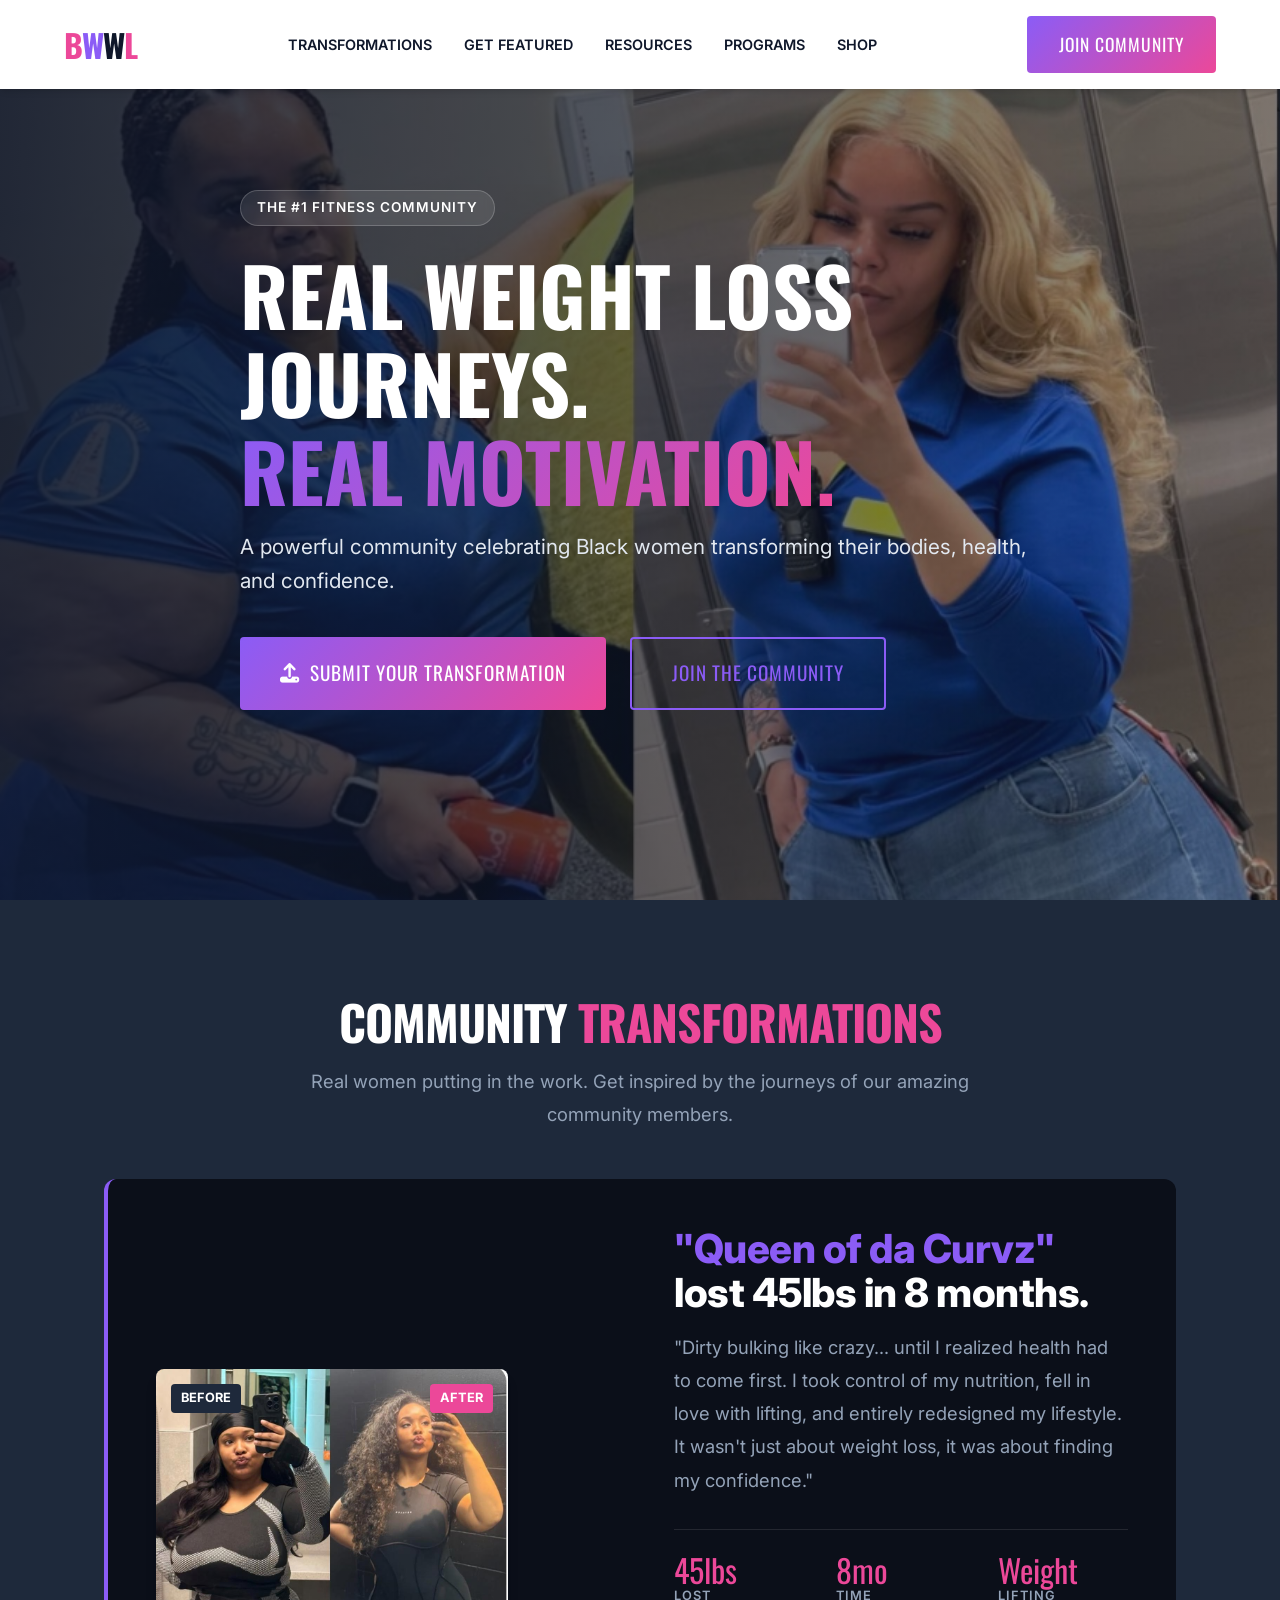
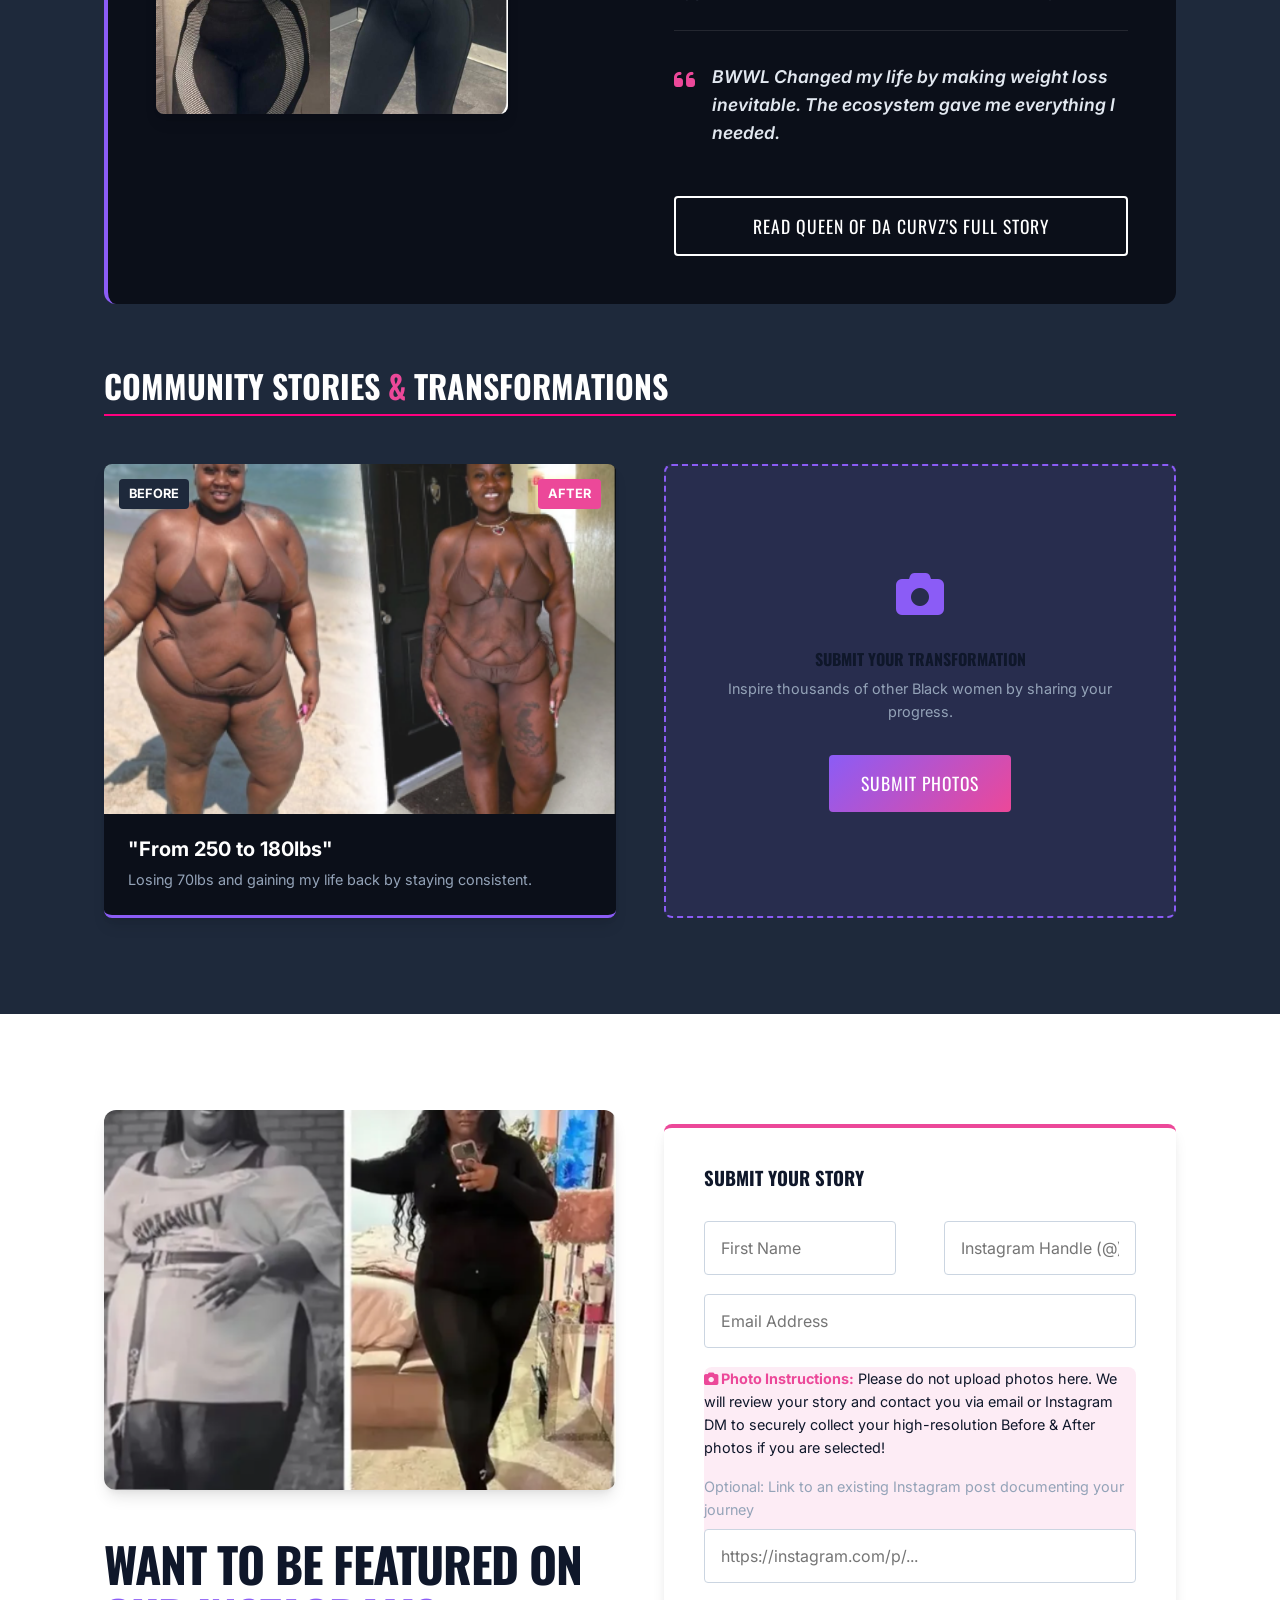
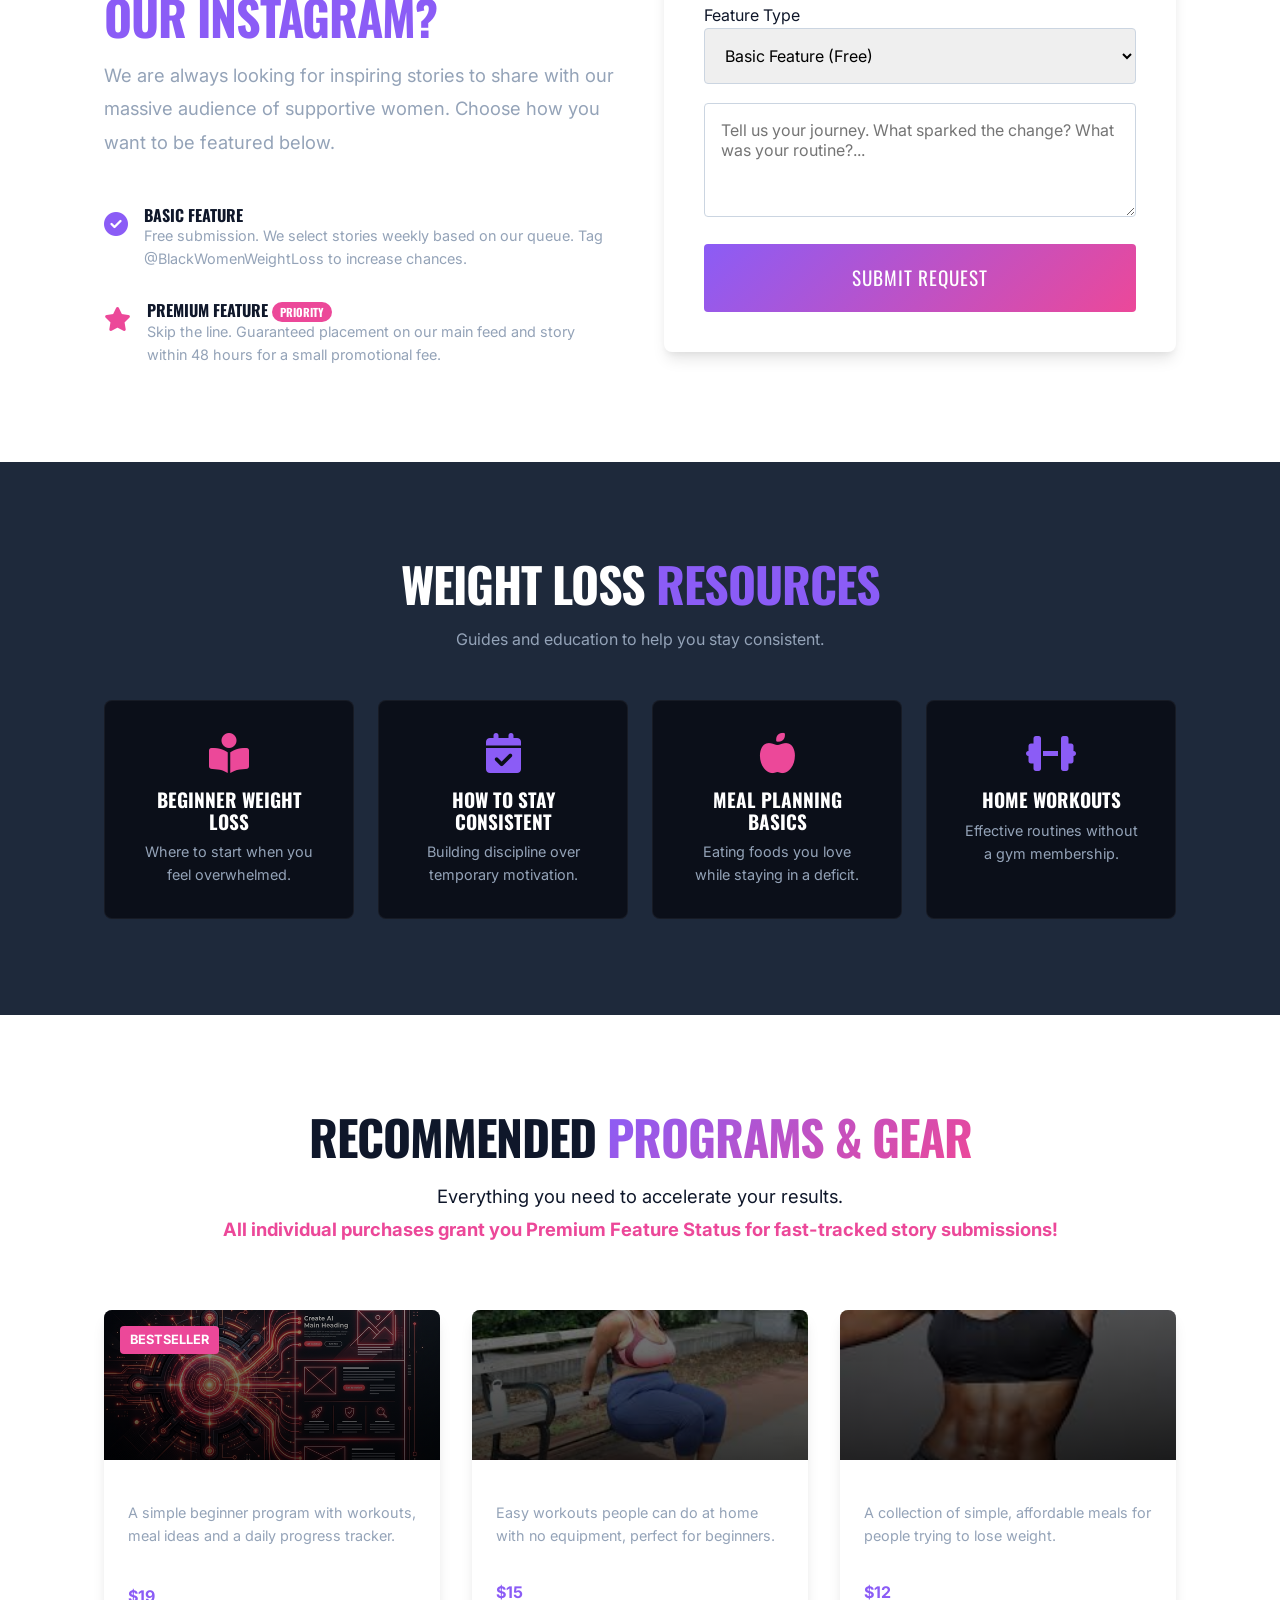
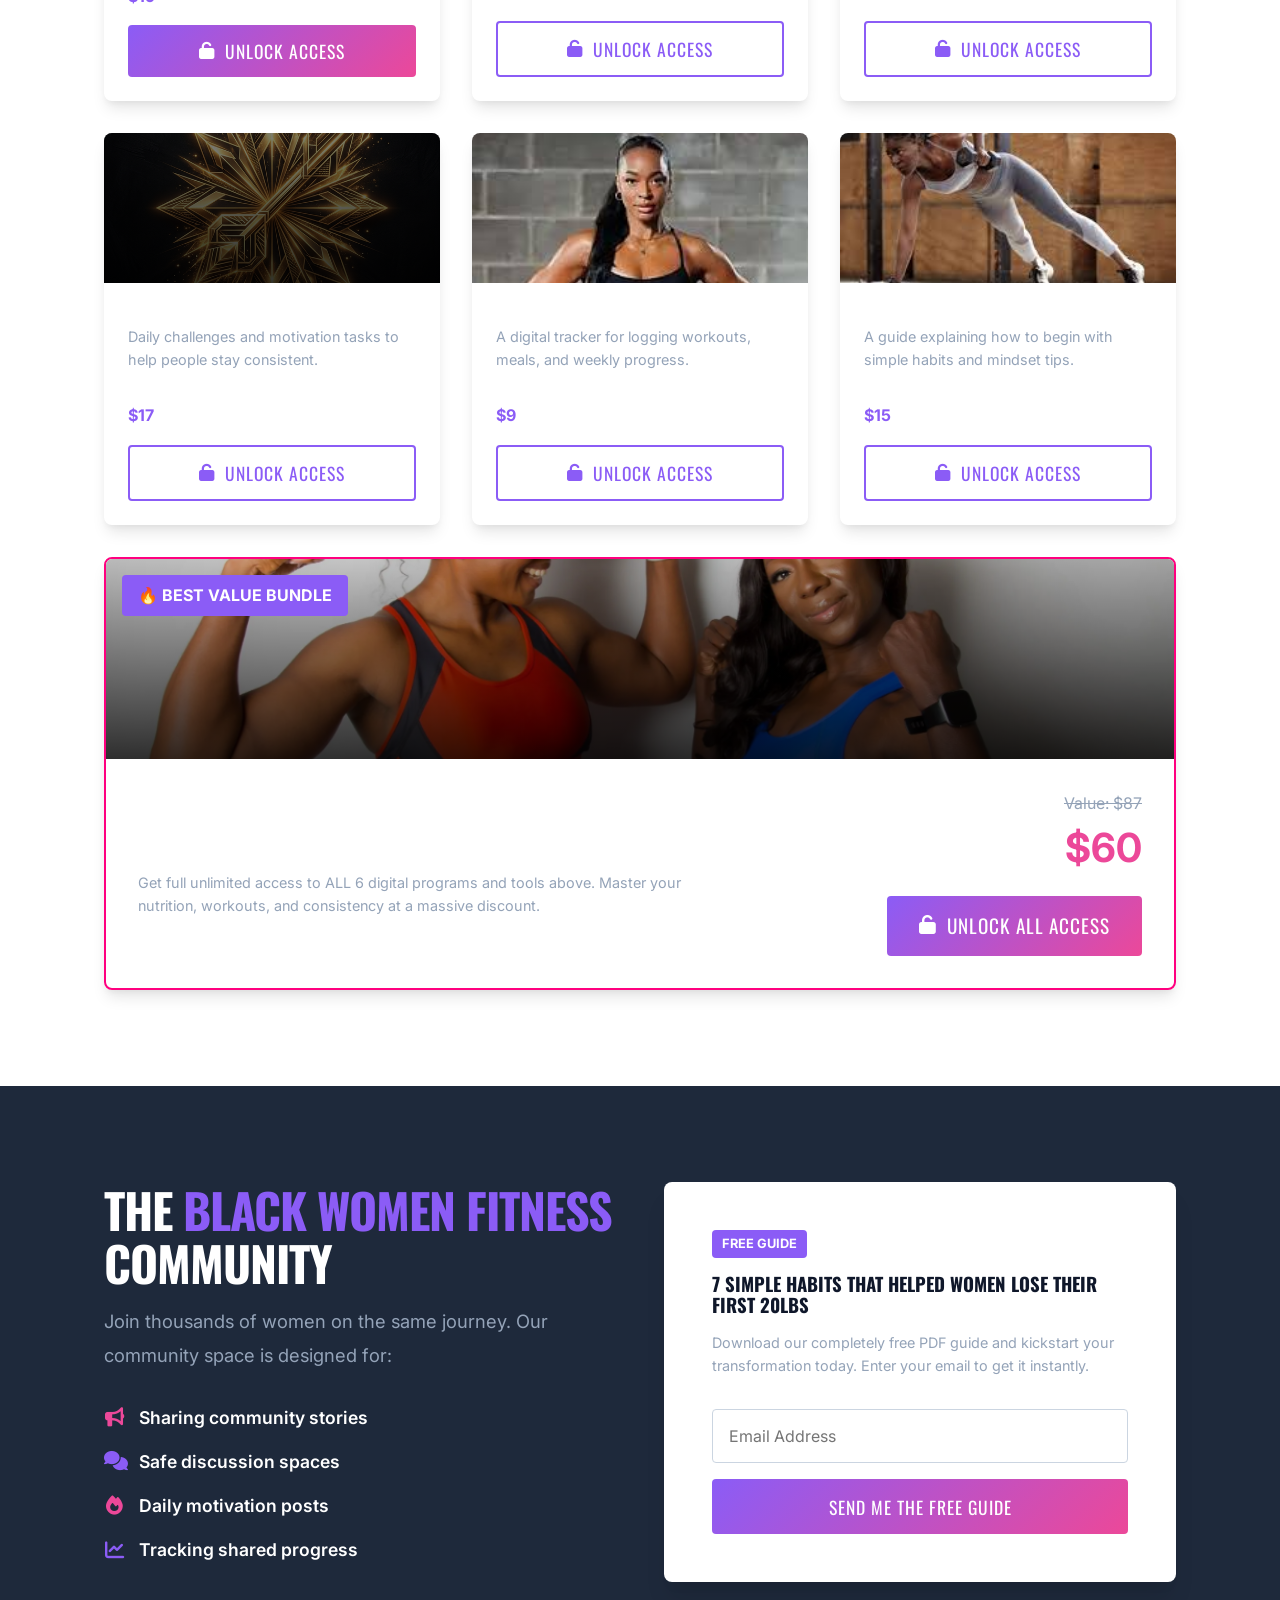
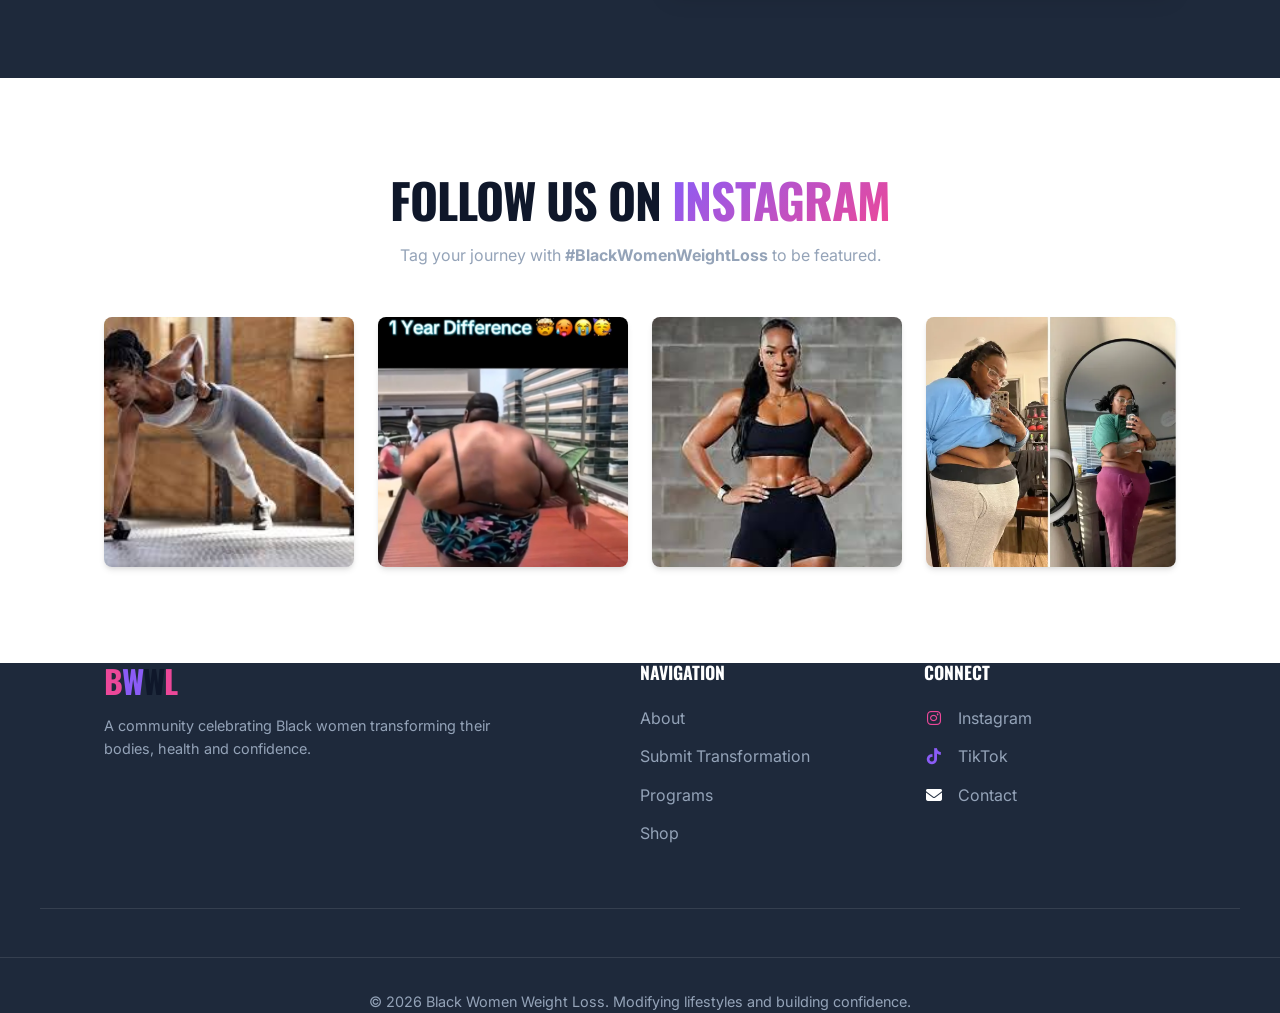
<file: index.html>
<!DOCTYPE html>
<html lang="en">

<head>
    <meta charset="UTF-8">
    <meta name="viewport" content="width=device-width, initial-scale=1.0">
    <title>Black Women Weight Loss | Real Journeys. Real Motivation.</title>
    <!-- Fitness / Energetic Fonts -->
    <link rel="preconnect" href="https://fonts.googleapis.com">
    <link rel="preconnect" href="https://fonts.gstatic.com" crossorigin>
    <link
        href="https://fonts.googleapis.com/css2?family=Oswald:wght@400;600;700&family=Inter:wght@400;600;800&display=swap"
        rel="stylesheet">
    <link rel="stylesheet" href="https://cdnjs.cloudflare.com/ajax/libs/font-awesome/6.4.0/css/all.min.css">
    <link rel="stylesheet" href="styles.css">
    <!-- Google tag (gtag.js) -->
    <script async src="https://www.googletagmanager.com/gtag/js?id=G-XNCWHEHB6D"></script>
    <script>
      window.dataLayer = window.dataLayer || [];
      function gtag(){dataLayer.push(arguments);}
      gtag('js', new Date());

      gtag('config', 'G-XNCWHEHB6D');
    </script>
</head>

<body>

    <!-- Main Navigation -->
    <header class="navbar">
        <div class="nav-container">
            <a href="#" class="logo">
                <span class="text-pink">B</span><span class="text-purple">W</span>W<span class="text-pink">L</span>
            </a>
            <nav class="nav-links">
                <a href="#transformations">Transformations</a>
                <a href="#get-featured">Get Featured</a>
                <a href="#resources">Resources</a>
                <a href="#programs">Programs</a>
                <a href="#shop">Shop</a>
            </nav>
            <div class="nav-cta">
                <a href="#community" class="btn btn-primary">Join Community</a>
                <div class="mobile-toggle"><i class="fas fa-bars"></i></div>
            </div>
        </div>
    </header>

    <!-- Hero Section -->
    <section class="hero" id="home">
        <div class="hero-overlay"></div>
        <div class="container hero-container">
            <div class="hero-content">
                <div class="hero-badge">THE #1 FITNESS COMMUNITY</div>
                <h1 class="hero-title">Real Weight Loss Journeys. <span class="text-gradient">Real Motivation.</span>
                </h1>
                <p class="hero-subtitle">A powerful community celebrating Black women transforming their bodies, health,
                    and confidence.</p>
                <div class="hero-actions">
                    <a href="#get-featured" class="btn btn-primary btn-lg"><i class="fas fa-upload"></i> Submit Your
                        Transformation</a>
                    <a href="#community" class="btn btn-outline btn-lg">Join The Community</a>
                </div>
            </div>
        </div>
    </section>

    <!-- Featured Transformations -->
    <section class="section bg-dark text-white" id="transformations">
        <div class="container">
            <div class="section-header text-center w-narrow">
                <h2 class="section-title">Community <span class="text-pink">Transformations</span></h2>
                <p class="lead-text text-muted">Real women putting in the work. Get inspired by the journeys of our
                    amazing community members.</p>
            </div>

            <!-- Focus Transformation feature utilizing uploaded assets -->
            <div class="transformation-spotlight mt-4 mb-5">
                <div class="spotlight-grid">
                    <div class="spotlight-images">
                        <div class="img-combined" style="position: relative;">
                            <span class="badge bg-dark text-white shadow"
                                style="position: absolute; top: 15px; left: 15px; z-index: 2; border-radius: 4px; padding: 4px 10px; font-weight: bold; font-family: 'Inter', sans-serif;">BEFORE</span>
                            <span class="badge bg-pink text-white shadow"
                                style="position: absolute; top: 15px; right: 15px; z-index: 2; border-radius: 4px; padding: 4px 10px; font-weight: bold; font-family: 'Inter', sans-serif;">AFTER</span>
                            <img src="assets/queen_of_da_curvz.png" alt="Queen of da Curvz Transformation Before and After"
                                class="responsive-img shadow-lg" style="width: 100%; border-radius: 8px;">
                        </div>
                    </div>
                    <div class="spotlight-content">
                        <h3><span class="text-purple">"Queen of da Curvz"</span> lost 45lbs in 8 months.</h3>
                        <p class="lead-text mt-2 text-muted">"Dirty bulking like crazy... until I realized health had to
                            come first. I took control of my nutrition, fell in love with lifting, and entirely
                            redesigned my lifestyle. It wasn't just about weight loss, it was about finding my
                            confidence."</p>

                        <div class="spotlight-stats mt-3 grid-3">
                            <div class="stat-box">
                                <span class="stat-num">45lbs</span>
                                <span class="stat-label">Lost</span>
                            </div>
                            <div class="stat-box">
                                <span class="stat-num">8mo</span>
                                <span class="stat-label">Time</span>
                            </div>
                            <div class="stat-box">
                                <span class="stat-num">Weight</span>
                                <span class="stat-label">Lifting</span>
                            </div>
                        </div>

                        <div class="spotlight-quote mt-3">
                            <i class="fas fa-quote-left text-pink"></i>
                            <p>BWWL Changed my life by making weight loss inevitable. The ecosystem gave me everything I
                                needed.</p>
                        </div>
                        <a href="javascript:void(0)" class="btn btn-outline w-100 mt-4"
                            onclick="document.getElementById('modal-queen').style.display='flex'">Read Queen of da Curvz's Full
                            Story</a>
                    </div>
                </div>
            </div>

            <!-- Community Stories Grid -->
            <h3 class="mt-5 mb-3"
                style="color: #fff; font-family: 'Oswald', sans-serif; font-size: 2rem; border-bottom: 2px solid #FF007F; padding-bottom: 10px;">
                Community Stories <span class="text-pink">&</span> Transformations</h3>
            <div class="grid-2 mt-4">
                <div class="story-card shadow-lg">
                    <div class="story-img-wrapper"
                        style="background-image: url('assets/hero_new.png'); background-size: cover; background-position: center; height: 350px; position: relative;">
                        <!-- Inline BEFORE/AFTER Tags -->
                        <span class="badge bg-dark text-white shadow"
                            style="position: absolute; top: 15px; left: 15px; z-index: 2; padding: 5px 10px; font-weight: bold;">BEFORE</span>
                        <span class="badge bg-pink text-white shadow"
                            style="position: absolute; top: 15px; right: 15px; z-index: 2; padding: 5px 10px; font-weight: bold;">AFTER</span>

                        <div class="story-overlay">
                            <a href="javascript:void(0)"
                                onclick="document.getElementById('modal-tiana').style.display='flex'"
                                class="btn btn-sm btn-primary">Read Tiana's Story</a>
                        </div>
                    </div>
                    <div class="story-body">
                        <h4>"From 250 to 180lbs"</h4>
                        <p class="text-muted text-sm mt-1">Losing 70lbs and gaining my life back by staying
                            consistent.</p>
                    </div>
                </div>
                <!-- Submit Card -->
                <div class="story-card submit-card text-center d-flex flex-col justify-center align-center">
                    <div class="submit-icon mb-3">
                        <i class="fas fa-camera text-purple"></i>
                    </div>
                    <h4>Submit Your Transformation</h4>
                    <p class="text-muted text-sm mt-1 mb-3">Inspire thousands of other Black women by sharing your
                        progress.</p>
                    <a href="#get-featured" class="btn btn-primary">Submit Photos</a>
                </div>
            </div>
        </div>
    </section>

    <!-- Get Featured Section -->
    <section class="section" id="get-featured">
        <div class="container">
            <div class="grid-2 align-center">
                <div class="featured-info">
                    <img src="assets/submit_photo.png" alt="Submit Photo Inspiration" class="w-100 shadow-lg mb-4"
                        style="border-radius:12px; object-fit: cover; max-height: 380px;">
                    <h2 class="section-title">Want to be featured on <span class="text-purple">our Instagram?</span>
                    </h2>
                    <p class="lead-text text-muted mb-4">We are always looking for inspiring stories to share with our
                        massive audience of supportive women. Choose how you want to be featured below.</p>

                    <div class="feature-option mb-3">
                        <div class="feature-icon"><i class="fas fa-check-circle text-purple"></i></div>
                        <div>
                            <h4>Basic Feature</h4>
                            <p class="text-muted text-sm">Free submission. We select stories weekly based on our queue.
                                Tag @BlackWomenWeightLoss to increase chances.</p>
                        </div>
                    </div>
                    <div class="feature-option">
                        <div class="feature-icon"><i class="fas fa-star text-pink"></i></div>
                        <div>
                            <h4>Premium Feature <span class="badge-sm bg-pink">Priority</span></h4>
                            <p class="text-muted text-sm">Skip the line. Guaranteed placement on our main feed and story
                                within 48 hours for a small promotional fee.</p>
                        </div>
                    </div>
                </div>

                <!-- Submission Form -->
                <div class="featured-form-card shadow-lg">
                    <h3 class="mb-3">Submit Your Story</h3>
                    <form action="https://formspree.io/f/mnjgdgyb" method="POST">
                        <div class="form-group grid-2 gap-2">
                            <input type="text" name="first_name" placeholder="First Name" class="form-input" required>
                            <input type="text" name="ig_handle" placeholder="Instagram Handle (@)" class="form-input">
                        </div>
                        <div class="form-group">
                            <input type="email" name="email" placeholder="Email Address" class="form-input" required>
                        </div>
                        <div class="form-group p-3 mb-3 border border-pink text-sm" style="background: rgba(236, 72, 153, 0.1); border-color: #EC4899; border-radius: 8px;">
                            <p class="mb-2"><strong class="text-pink"><i class="fas fa-camera"></i> Photo Instructions:</strong> Please do not upload photos here. We will review your story and contact you via email or Instagram DM to securely collect your high-resolution Before & After photos if you are selected!</p>
                            <label class="text-xs text-muted">Optional: Link to an existing Instagram post documenting your journey</label>
                            <input type="url" name="ig_post_link" placeholder="https://instagram.com/p/..." class="form-input mt-1">
                        </div>
                        <div class="form-group">
                            <label>Feature Type</label>
                            <select name="feature_type" class="form-input">
                                <option value="Basic Feature">Basic Feature (Free)</option>
                                <option value="Premium Feature">Premium Feature (Priority Placement)</option>
                            </select>
                        </div>
                        <div class="form-group">
                            <textarea rows="4" name="story_journey"
                                placeholder="Tell us your journey. What sparked the change? What was your routine?..."
                                class="form-input" required></textarea>
                        </div>
                        <button type="submit" class="btn btn-primary w-100 btn-lg">Submit Request</button>
                    </form>
                </div>
            </div>
        </div>
    </section>

    <!-- Resources Section -->
    <section class="section bg-dark text-white" id="resources">
        <div class="container">
            <div class="section-header text-center">
                <h2 class="section-title">Weight Loss <span class="text-purple">Resources</span></h2>
                <p class="text-muted">Guides and education to help you stay consistent.</p>
            </div>
            <div class="grid-4 mt-4">
                <div class="resource-card">
                    <i class="fas fa-book-reader resource-icon text-pink"></i>
                    <h4>Beginner Weight Loss</h4>
                    <p class="text-sm text-muted">Where to start when you feel overwhelmed.</p>
                </div>
                <div class="resource-card">
                    <i class="fas fa-calendar-check resource-icon text-purple"></i>
                    <h4>How to Stay Consistent</h4>
                    <p class="text-sm text-muted">Building discipline over temporary motivation.</p>
                </div>
                <div class="resource-card">
                    <i class="fas fa-apple-alt resource-icon text-pink"></i>
                    <h4>Meal Planning Basics</h4>
                    <p class="text-sm text-muted">Eating foods you love while staying in a deficit.</p>
                </div>
                <div class="resource-card">
                    <i class="fas fa-dumbbell resource-icon text-purple"></i>
                    <h4>Home Workouts</h4>
                    <p class="text-sm text-muted">Effective routines without a gym membership.</p>
                </div>
            </div>
        </div>
    </section>

    <!-- Programs & Shop (Affiliates) -->
    <section class="section" id="programs">
        <div class="container">
            <div class="text-center mb-5">
                <h2 class="section-title">Recommended <span class="text-gradient">Programs & Gear</span></h2>
                <p class="lead-text">Everything you need to accelerate your results. <br><strong class="text-pink">All
                        individual purchases grant you Premium Feature Status for fast-tracked story
                        submissions!</strong></p>
            </div>

            <div class="grid-3 gap-3">
                <!-- Product 1 -->
                <div class="product-card shadow-lg"
                    style="background: var(--bg-card); border-radius: 8px; overflow: hidden; display: flex; flex-direction: column;">
                    <div
                        style="height: 150px; background-image: linear-gradient(rgba(0,0,0,0.4), rgba(0,0,0,0.7)), url('assets/course_graphic_ai_1773148513228.png'); background-size: cover; background-position: center; padding: 1rem; position: relative;">
                        <span class="badge bg-pink">Bestseller</span>
                    </div>
                    <div
                        style="padding: 1.5rem; flex-grow: 1; display: flex; flex-direction: column; justify-content: space-between;">
                        <div>
                            <h4 class="mb-1 text-white">30 Day Kickstart Plan</h4>
                            <p class="text-sm text-muted mb-3">A simple beginner program with workouts, meal ideas and a
                                daily progress tracker.</p>
                        </div>
                        <div>
                            <p class="text-purple font-bold text-lg mb-2">$19</p>
                            <a href="https://buy.stripe.com/8x2bJ0a9t4UTdUC44qffy04" target="_blank"
                                class="btn btn-primary w-100" style="padding: 0.75rem;"><i class="fas fa-unlock"></i>
                                Unlock Access</a>
                        </div>
                    </div>
                </div>

                <!-- Product 2 -->
                <div class="product-card shadow-lg"
                    style="background: var(--bg-card); border-radius: 8px; overflow: hidden; display: flex; flex-direction: column;">
                    <div
                        style="height: 150px; background-image: linear-gradient(rgba(0,0,0,0.5), rgba(0,0,0,0.8)), url('assets/BW2.jpg'); background-size: cover; background-position: center; padding: 1rem;">
                    </div>
                    <div
                        style="padding: 1.5rem; flex-grow: 1; display: flex; flex-direction: column; justify-content: space-between;">
                        <div>
                            <h4 class="mb-1 text-white">Home Workout Guide</h4>
                            <p class="text-sm text-muted mb-3">Easy workouts people can do at home with no equipment,
                                perfect for beginners.</p>
                        </div>
                        <div>
                            <p class="text-purple font-bold text-lg mb-2">$15</p>
                            <a href="https://buy.stripe.com/cNi5kC0yTcnl2bU44qffy05" target="_blank"
                                class="btn btn-outline w-100" style="padding: 0.75rem;"><i class="fas fa-unlock"></i>
                                Unlock Access</a>
                        </div>
                    </div>
                </div>

                <!-- Product 3 -->
                <div class="product-card shadow-lg"
                    style="background: var(--bg-card); border-radius: 8px; overflow: hidden; display: flex; flex-direction: column;">
                    <div
                        style="height: 150px; background-image: linear-gradient(rgba(0,0,0,0.5), rgba(0,0,0,0.8)), url('assets/BW3.jpg'); background-size: cover; background-position: center; padding: 1rem;">
                    </div>
                    <div
                        style="padding: 1.5rem; flex-grow: 1; display: flex; flex-direction: column; justify-content: space-between;">
                        <div>
                            <h4 class="mb-1 text-white">Healthy Recipe Guide</h4>
                            <p class="text-sm text-muted mb-3">A collection of simple, affordable meals for people
                                trying to lose weight.</p>
                        </div>
                        <div>
                            <p class="text-purple font-bold text-lg mb-2">$12</p>
                            <a href="https://buy.stripe.com/6oU8wO2H19b93fY8kGffy06" target="_blank"
                                class="btn btn-outline w-100" style="padding: 0.75rem;"><i class="fas fa-unlock"></i>
                                Unlock Access</a>
                        </div>
                    </div>
                </div>

                <!-- Product 4 -->
                <div class="product-card shadow-lg"
                    style="background: var(--bg-card); border-radius: 8px; overflow: hidden; display: flex; flex-direction: column;">
                    <div
                        style="height: 150px; background-image: linear-gradient(rgba(0,0,0,0.5), rgba(0,0,0,0.8)), url('assets/course_graphic_mindset_1773148497034.png'); background-size: cover; background-position: center; padding: 1rem;">
                    </div>
                    <div
                        style="padding: 1.5rem; flex-grow: 1; display: flex; flex-direction: column; justify-content: space-between;">
                        <div>
                            <h4 class="mb-1 text-white">21 Day Motivation Challenge</h4>
                            <p class="text-sm text-muted mb-3">Daily challenges and motivation tasks to help people stay
                                consistent.</p>
                        </div>
                        <div>
                            <p class="text-purple font-bold text-lg mb-2">$17</p>
                            <a href="https://buy.stripe.com/14AdR8a9tgDBbMu6cyffy07" target="_blank"
                                class="btn btn-outline w-100" style="padding: 0.75rem;"><i class="fas fa-unlock"></i>
                                Unlock Access</a>
                        </div>
                    </div>
                </div>

                <!-- Product 5 -->
                <div class="product-card shadow-lg"
                    style="background: var(--bg-card); border-radius: 8px; overflow: hidden; display: flex; flex-direction: column;">
                    <div
                        style="height: 150px; background-image: url('assets/workout2.png'); background-size: cover; background-position: top; padding: 1rem;">
                    </div>
                    <div
                        style="padding: 1.5rem; flex-grow: 1; display: flex; flex-direction: column; justify-content: space-between;">
                        <div>
                            <h4 class="mb-1 text-white">Progress Tracker</h4>
                            <p class="text-sm text-muted mb-3">A digital tracker for logging workouts, meals, and weekly
                                progress.</p>
                        </div>
                        <div>
                            <p class="text-purple font-bold text-lg mb-2">$9</p>
                            <a href="https://buy.stripe.com/9B68wO95pcnl7we0Seffy08" target="_blank"
                                class="btn btn-outline w-100" style="padding: 0.75rem;"><i class="fas fa-unlock"></i>
                                Unlock Access</a>
                        </div>
                    </div>
                </div>

                <!-- Product 6 -->
                <div class="product-card shadow-lg"
                    style="background: var(--bg-card); border-radius: 8px; overflow: hidden; display: flex; flex-direction: column;">
                    <div
                        style="height: 150px; background-image: url('assets/workout1.png'); background-size: cover; background-position: center; padding: 1rem;">
                    </div>
                    <div
                        style="padding: 1.5rem; flex-grow: 1; display: flex; flex-direction: column; justify-content: space-between;">
                        <div>
                            <h4 class="mb-1 text-white">Transformation Starter</h4>
                            <p class="text-sm text-muted mb-3">A guide explaining how to begin with simple habits and
                                mindset tips.</p>
                        </div>
                        <div>
                            <p class="text-purple font-bold text-lg mb-2">$15</p>
                            <a href="https://buy.stripe.com/4gM3cu2H11IH9Em44qffy09" target="_blank"
                                class="btn btn-outline w-100" style="padding: 0.75rem;"><i class="fas fa-unlock"></i>
                                Unlock Access</a>
                        </div>
                    </div>
                </div>

                <!-- Product 7: Bundle -->
                <div class="product-card shadow-lg"
                    style="background: var(--bg-card); border-radius: 8px; border: 2px solid #FF007F; overflow: hidden; display: flex; flex-direction: column; grid-column: 1 / -1;">
                    <div
                        style="height: 200px; background-image: linear-gradient(rgba(0,0,0,0.2), rgba(0,0,0,0.8)), url('assets/hero.png'); background-size: cover; background-position: center; padding: 1rem; position: relative;">
                        <span class="badge bg-purple" style="font-size: 1rem; padding: 0.5rem 1rem;">🔥 BEST VALUE
                            BUNDLE</span>
                    </div>
                    <!-- Responsive flexbox for bundle row -->
                    <div
                        style="padding: 2rem; display: flex; flex-wrap: wrap; justify-content: space-between; align-items: center; gap: 1rem;">
                        <div style="flex: 1 1 300px; max-width: 600px;">
                            <h4 class="mb-2 text-white" style="font-size: 1.5rem;">The Ultimate Ecosystem Access</h4>
                            <p class="text-sm text-muted mb-0">Get full unlimited access to ALL 6 digital programs and
                                tools above. Master your nutrition, workouts, and consistency at a massive discount.</p>
                        </div>
                        <div style="text-align: right; display: flex; flex-direction: column; align-items: flex-end;">
                            <p class="text-muted" style="text-decoration: line-through; margin-bottom: 0;">Value: $87
                            </p>
                            <p class="text-pink font-bold text-3xl mb-2" style="font-size: 2.5rem;">$60</p>
                            <a href="https://buy.stripe.com/6oU7sK81lafdg2K6cyffy0a" target="_blank"
                                class="btn btn-primary px-4 py-2" style="font-size: 1.2rem; min-width: 200px;"><i
                                    class="fas fa-unlock"></i> Unlock All
                                Access</a>
                        </div>
                    </div>
                </div>

            </div>
        </div>
    </section>

    <!-- Community & Lead Magnet -->
    <section class="section bg-dark text-white" id="community">
        <div class="container">
            <div class="grid-2 align-center">
                <!-- Community Intro -->
                <div>
                    <h2 class="section-title">The <span class="text-purple">Black Women Fitness</span> Community</h2>
                    <p class="lead-text mt-2 text-muted">Join thousands of women on the same journey. Our community
                        space is designed for:</p>
                    <ul class="community-list mt-3">
                        <li><i class="fas fa-bullhorn text-pink"></i> Sharing community stories</li>
                        <li><i class="fas fa-comments text-purple"></i> Safe discussion spaces</li>
                        <li><i class="fas fa-fire text-pink"></i> Daily motivation posts</li>
                        <li><i class="fas fa-chart-line text-purple"></i> Tracking shared progress</li>
                    </ul>
                </div>

                <!-- Lead Magnet -->
                <div class="lead-magnet-card shadow-xl">
                    <div class="badge bg-purple mb-2">Free Guide</div>
                    <h3 class="text-dark">7 Simple Habits That Helped Women Lose Their First 20lbs</h3>
                    <p class="text-muted text-sm mt-2 mb-3">Download our completely free PDF guide and kickstart your
                        transformation today. Enter your email to get it instantly.</p>
                    <form action="https://formspree.io/f/mvzwawnk" method="POST" class="lead-form">
                        <input type="email" name="email" placeholder="Email Address" required
                            class="form-input border-dark bg-white text-dark mb-2 w-100">
                        <button type="submit" class="btn btn-primary btn-block">Send Me The Free Guide</button>
                    </form>
                </div>
            </div>
        </div>
    </section>

    <!-- Social Integration -->
    <section class="section">
        <div class="container text-center">
            <h2 class="section-title">Follow Us On <span class="text-gradient">Instagram</span></h2>
            <p class="text-muted mb-4">Tag your journey with <strong>#BlackWomenWeightLoss</strong> to be featured.</p>

            <div class="ig-feed grid-4">
                <div class="ig-post shadow-sm"
                    style="background-image: url('assets/workout1.png'); background-position: center center; background-size: cover;">
                    <div class="ig-overlay"><i class="fab fa-instagram"></i></div>
                </div>
                <div class="ig-post shadow-sm"
                    style="background-image: url('assets/before2.png'); background-position: top; background-size: cover;">
                    <div class="ig-overlay"><i class="fab fa-instagram"></i></div>
                </div>
                <div class="ig-post shadow-sm"
                    style="background-image: url('assets/workout2.png'); background-position: center center; background-size: cover;">
                    <div class="ig-overlay"><i class="fab fa-instagram"></i></div>
                </div>
                <div class="ig-post shadow-sm"
                    style="background-image: url('assets/tiana.png'); background-position: top; background-size: cover;">
                    <div class="ig-overlay"><i class="fab fa-instagram"></i></div>
                </div>
            </div>
        </div>
    </section>

    <!-- Footer -->
    <footer class="footer bg-dark text-white">
        <div class="container footer-grid">
            <div class="footer-brand">
                <h2 class="logo"><span class="text-pink">B</span><span class="text-purple">W</span>W<span
                        class="text-pink">L</span></h2>
                <p class="text-muted mt-2 text-sm max-w-sm">A community celebrating Black women transforming their
                    bodies, health and confidence.</p>
            </div>
            <div class="footer-links">
                <h4>Navigation</h4>
                <a href="#about">About</a>
                <a href="#get-featured">Submit Transformation</a>
                <a href="#programs">Programs</a>
                <a href="#shop">Shop</a>
            </div>
            <div class="footer-links">
                <h4>Connect</h4>
                <a href="https://www.instagram.com/blackwomenweightloss/" target="_blank"><i
                        class="fab fa-instagram text-pink"></i> Instagram</a>
                <a href="#"><i class="fab fa-tiktok text-purple"></i> TikTok</a>
                <a href="mailto:contact@bwwl.com"><i class="fas fa-envelope text-white"></i> Contact</a>
            </div>
        </div>
        <div class="footer-bottom mt-4 pt-3 text-center border-top text-muted text-sm">
            &copy; 2026 Black Women Weight Loss. Modifying lifestyles and building confidence.
        </div>
    </footer>

    <div class="story-modal" id="modal-queen">
        <div class="modal-content">
            <button class="close-modal" onclick="this.parentElement.parentElement.style.display='none'">&times;</button>
            <h2 class="section-title text-pink">Queen of da Curvz's Story</h2>
            <p>Weight loss always felt impossible. I had tried every restrictive diet, every exhausting cardio routine,
                and always ended up rebounding heavier than before. It severely affected my confidence, to the point
                where I stopped taking photos of myself entirely.</p>
            <p>Then I found BWWL. The combination of the <strong>Interactive Home Workout Guide</strong> and the
                <strong>Digital Recipe Vault</strong> completely reprogrammed my approach. I wasn’t starving; I was
                eating high-volume meals that tasted amazing. I wasn’t suffering through endless cardio; I was following
                targeted, efficient home routines.
            </p>
            <p>In 8 months, I lost 45lbs. But more importantly, I found a version of myself I never thought existed.
                This ecosystem gave me the exact blueprint I needed to succeed.</p>
            <button class="btn btn-primary mt-4 w-100"
                onclick="document.getElementById('modal-queen').style.display='none'">Close Story</button>
        </div>
    </div>
    <div class="story-modal" id="modal-tiana">
        <div class="modal-content">
            <button class="close-modal" onclick="this.parentElement.parentElement.style.display='none'">&times;</button>
            <h2 class="section-title text-pink">Tiana's Journey</h2>
            <p>A year ago, I was constantly tired and my joints hurt. I knew something had to change, but the gym
                absolutely terrified me. As a beginner, I had no idea what I was doing and always felt judged.</p>
            <p>The <strong>Transformation Starter Guide</strong> changed my mindset, and the <strong>30-Day Kick-Start
                    Program</strong> gave me a step-by-step path to follow in the safety of my living room. I committed
                to the process exactly as laid out. By month 6, I had a 1-year transformation that completely shocked my
                family.</p>
            <p>This community provided the representation and the exact tools I needed to finally take my life back.</p>
            <button class="btn btn-primary mt-4 w-100"
                onclick="document.getElementById('modal-tiana').style.display='none'">Close Story</button>
        </div>
    </div>
    <div class="story-modal" id="modal-ariana">
        <div class="modal-content">
            <button class="close-modal" onclick="this.parentElement.parentElement.style.display='none'">&times;</button>
            <h2 class="section-title text-purple">Ariana's Breakdown</h2>
            <p>I started at 250lbs. It was overwhelming to even think about losing weight. Every time I started, I would
                get completely lost when it came to nutrition and eventually just give up and order takeout.</p>
            <p>Using the <strong>21-Day Challenge OS</strong> completely gamified my consistency. Every day felt like I
                was leveling up. When I paired that with the <strong>Recipe Vault</strong>, cooking became easy. I
                didn't want takeout anymore because my meal prep tasted better! I dropped from 250lbs to 180lbs.</p>
            <p>BWWL didn't just give me recipes, they gave me an entirely new lifestyle.</p>
            <button class="btn btn-primary mt-4 w-100"
                onclick="document.getElementById('modal-ariana').style.display='none'">Close Story</button>
        </div>
    </div>

    <!-- Modals CSS -->
    <style>
        .story-modal {
            display: none;
            position: fixed;
            top: 0;
            left: 0;
            width: 100%;
            height: 100%;
            background: rgba(0, 0, 0, 0.8);
            z-index: 9999;
            align-items: center;
            justify-content: center;
            padding: 1rem;
        }

        .modal-content {
            background: #111;
            padding: 2.5rem;
            max-width: 600px;
            width: 100%;
            border-radius: 12px;
            border: 1px solid #FF007F;
            position: relative;
            color: #fff;
            box-shadow: 0 20px 50px rgba(0, 0, 0, 0.9);
            line-height: 1.6;
        }

        .close-modal {
            position: absolute;
            top: 15px;
            right: 15px;
            background: transparent;
            border: none;
            color: #FF007F;
            font-size: 2rem;
            cursor: pointer;
            line-height: 1;
        }
    </style>

    <script>
        // Mobile Navigation Toggle
        const mobileToggle = document.querySelector('.mobile-toggle');
        const navLinks = document.querySelector('.nav-links');

        if (mobileToggle) {
            mobileToggle.addEventListener('click', () => {
                navLinks.classList.toggle('active');
                const menuIcon = mobileToggle.querySelector('i');
                if (navLinks.classList.contains('active')) {
                    menuIcon.classList.remove('fa-bars');
                    menuIcon.classList.add('fa-times');
                } else {
                    menuIcon.classList.remove('fa-times');
                    menuIcon.classList.add('fa-bars');
                }
            });
        }

        // Smooth scroll implementation
        document.querySelectorAll('a[href^="#"]').forEach(anchor => {
            anchor.addEventListener('click', function (e) {
                const targetRef = this.getAttribute('href');
                if (targetRef.includes('modal')) return; // ignore modals

                const element = document.querySelector(targetRef);
                if (element) {
                    e.preventDefault();
                    if (navLinks && navLinks.classList.contains('active')) {
                        navLinks.classList.remove('active');
                        const menuIcon = mobileToggle.querySelector('i');
                        menuIcon.classList.remove('fa-times');
                        menuIcon.classList.add('fa-bars');
                    }
                    element.scrollIntoView({
                        behavior: 'smooth'
                    });
                }
            });
        });
    </script>
</body>

</html>
</file>
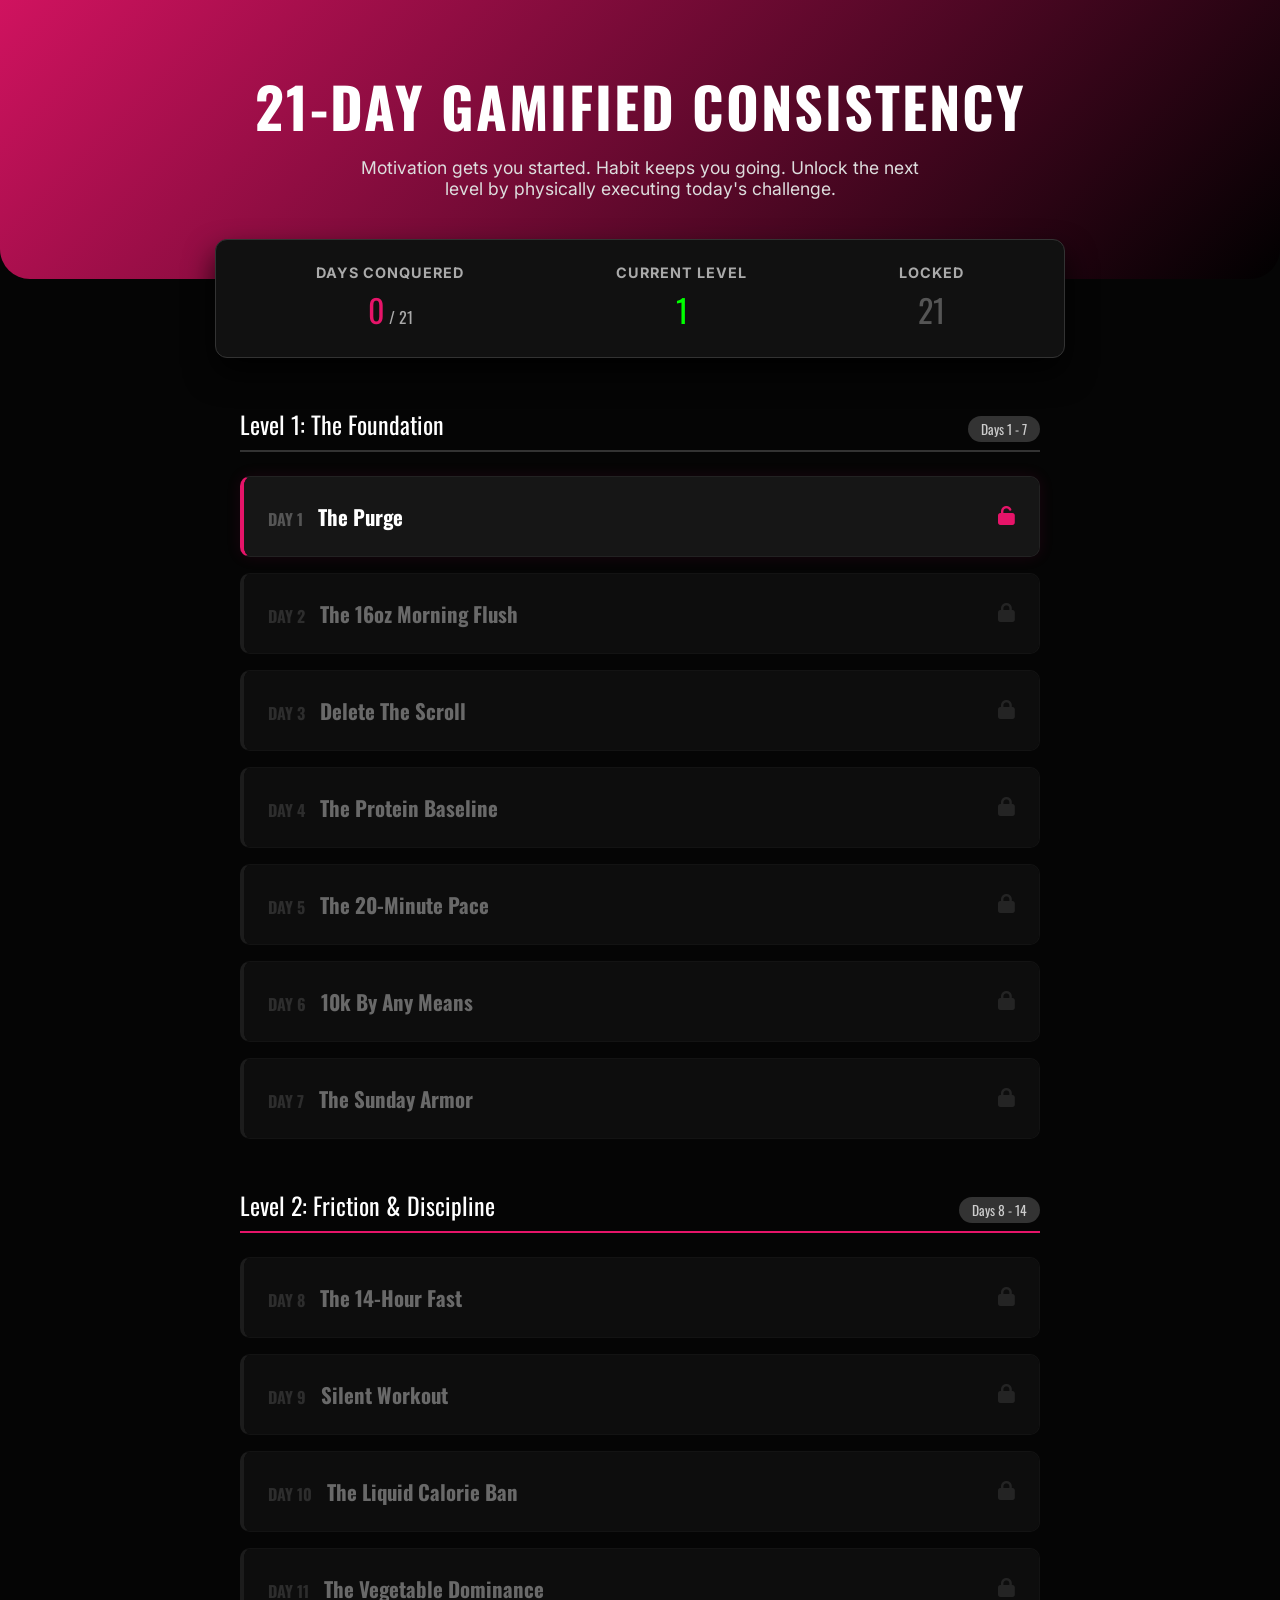
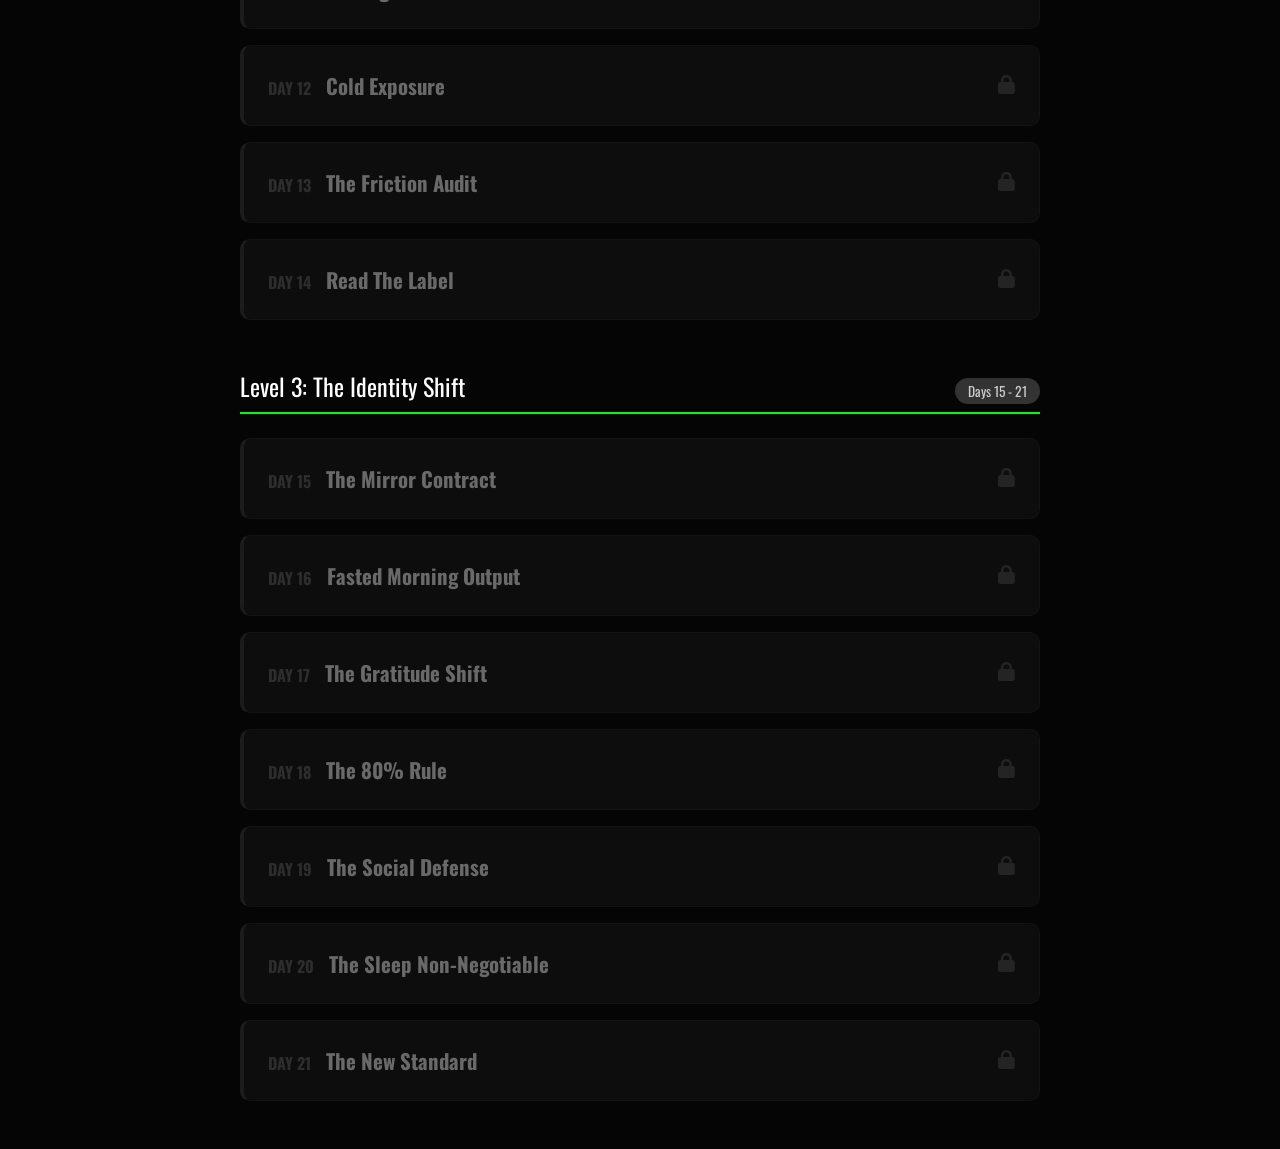
<file: app-21-day-challenge.html>
<!DOCTYPE html>
<html lang="en">

<head>
    <meta charset="UTF-8">
    <meta name="viewport" content="width=device-width, initial-scale=1.0">
    <meta name="robots" content="noindex, nofollow">
    <title>21 Day Challenge OS | BWWL</title>
    <link
        href="https://fonts.googleapis.com/css2?family=Oswald:wght@400;600;700&family=Inter:wght@400;600;800&display=swap"
        rel="stylesheet">
    <link rel="stylesheet" href="https://cdnjs.cloudflare.com/ajax/libs/font-awesome/6.4.0/css/all.min.css">
    <!-- Google tag (gtag.js) -->
    <script async src="https://www.googletagmanager.com/gtag/js?id=G-XNCWHEHB6D"></script>
    <script>
      window.dataLayer = window.dataLayer || [];
      function gtag(){dataLayer.push(arguments);}
      gtag('js', new Date());

      gtag('config', 'G-XNCWHEHB6D');
    </script>
    <style>
        body {
            margin: 0;
            background: #050505;
            color: #fff;
            font-family: 'Inter', sans-serif;
            padding-bottom: 3rem;
        }

        .hero {
            background: linear-gradient(135deg, rgba(230, 20, 105, 0.9), rgba(0, 0, 0, 0.9));
            padding: 4rem 1rem 5rem;
            text-align: center;
            border-radius: 0 0 30px 30px;
            position: relative;
        }

        .hero h1 {
            font-family: 'Oswald', sans-serif;
            font-size: 3.5rem;
            margin: 0;
            text-transform: uppercase;
            letter-spacing: 2px;
        }

        /* Stats Dashboard */
        .stats-bar {
            max-width: 800px;
            margin: -40px auto 2rem;
            background: #111;
            border: 1px solid #333;
            border-radius: 12px;
            display: flex;
            justify-content: space-around;
            padding: 1.5rem;
            box-shadow: 0 15px 30px rgba(0, 0, 0, 0.8);
            position: relative;
            z-index: 10;
        }

        .stat {
            text-align: center;
        }

        .stat h4 {
            margin: 0 0 5px;
            color: #aaa;
            font-size: 0.9rem;
            text-transform: uppercase;
            letter-spacing: 1px;
        }

        .stat span {
            font-size: 2rem;
            font-family: 'Oswald', sans-serif;
            color: #e61469;
        }

        .stat .locked-cnt {
            color: #555;
        }

        .container {
            max-width: 800px;
            margin: 0 auto;
            padding: 0 1rem;
        }

        .level-header {
            font-family: 'Oswald', sans-serif;
            font-size: 1.5rem;
            color: #fff;
            border-bottom: 2px solid #333;
            padding-bottom: 0.5rem;
            margin: 3rem 0 1.5rem;
            display: flex;
            justify-content: space-between;
            align-items: flex-end;
        }

        .level-badge {
            background: #333;
            color: #ccc;
            padding: 0.2rem 0.8rem;
            border-radius: 20px;
            font-size: 0.85rem;
        }

        .day-list {
            display: flex;
            flex-direction: column;
            gap: 1rem;
        }

        .day-panel {
            background: #111;
            border: 1px solid #222;
            border-left: 4px solid #333;
            border-radius: 10px;
            overflow: hidden;
            transition: 0.3s;
        }

        .day-header {
            padding: 1.5rem;
            display: flex;
            justify-content: space-between;
            align-items: center;
            cursor: pointer;
            background: #161616;
            transition: 0.3s;
        }

        .day-header:hover {
            background: #1a1a1a;
            border-left-color: #e61469;
        }

        .day-header h3 {
            margin: 0;
            font-family: 'Oswald', sans-serif;
            font-size: 1.3rem;
            color: #ccc;
        }

        /* Status Modifiers */
        .day-panel.unlocked {
            border-left-color: #e61469;
            box-shadow: 0 0 15px rgba(230, 20, 105, 0.1);
        }

        .day-panel.unlocked .day-header h3 {
            color: #fff;
        }

        .day-panel.completed {
            border-left-color: #00FF00;
            opacity: 0.8;
        }

        .day-panel.completed .day-header h3 {
            color: #888;
            text-decoration: line-through;
        }

        .day-panel.locked {
            opacity: 0.5;
            pointer-events: none;
        }

        .icon-status {
            font-size: 1.2rem;
        }

        .fa-lock {
            color: #444;
        }

        .fa-unlock {
            color: #e61469;
        }

        .fa-check-circle {
            color: #00FF00;
        }

        .day-content {
            display: none;
            padding: 2rem 1.5rem;
            border-top: 1px solid #222;
            line-height: 1.7;
            color: #ddd;
            background: #0a0a0a;
        }

        .day-content.open {
            display: block;
            animation: slideDown 0.3s ease;
        }

        .day-content p {
            font-size: 1.1rem;
            margin-top: 0;
        }

        .insight-box {
            background: rgba(230, 20, 105, 0.05);
            border: 1px solid rgba(230, 20, 105, 0.3);
            padding: 1rem;
            border-radius: 6px;
            margin: 1.5rem 0;
            font-style: italic;
            color: #ffb3d1;
        }

        .complete-btn {
            background: #e61469;
            color: #fff;
            border: none;
            padding: 1rem 1.5rem;
            border-radius: 8px;
            font-weight: bold;
            cursor: pointer;
            width: 100%;
            font-size: 1.1rem;
            transition: 0.3s;
            text-transform: uppercase;
            letter-spacing: 1px;
        }

        .complete-btn:hover {
            background: #c20e56;
            transform: translateY(-2px);
            box-shadow: 0 10px 20px rgba(230, 20, 105, 0.3);
        }

        .complete-btn.done {
            background: #222;
            color: #00FF00;
            border: 1px solid #00FF00;
            box-shadow: none;
            transform: none;
            cursor: default;
        }

        @keyframes slideDown {
            from {
                opacity: 0;
                transform: translateY(-10px);
            }

            to {
                opacity: 1;
                transform: translateY(0);
            }
        }
    </style>
</head>

<body>

    <div class="hero">
        <h1>21-Day Gamified Consistency</h1>
        <p style="color:#ddd; margin:10px auto 0; max-width:600px; font-size:1.1rem;">Motivation gets you started. Habit
            keeps you going. Unlock the next level by physically executing today's challenge.</p>
    </div>

    <div class="stats-bar">
        <div class="stat">
            <h4>Days Conquered</h4>
            <span id="stat-done">0</span> <span style="font-size:1rem; color:#aaa;">/ 21</span>
        </div>
        <div class="stat">
            <h4>Current Level</h4>
            <span id="stat-level" style="color:#00FF00;">1</span>
        </div>
        <div class="stat">
            <h4>Locked</h4>
            <span id="stat-locked" class="locked-cnt">20</span>
        </div>
    </div>

    <div class="container">

        <div class="level-header">Level 1: The Foundation <span class="level-badge">Days 1 - 7</span></div>
        <div class="day-list" id="list-l1"></div>

        <div class="level-header" style="border-bottom-color:#e61469;">Level 2: Friction & Discipline <span
                class="level-badge">Days 8 - 14</span></div>
        <div class="day-list" id="list-l2"></div>

        <div class="level-header" style="border-bottom-color:#00FF00;">Level 3: The Identity Shift <span
                class="level-badge">Days 15 - 21</span></div>
        <div class="day-list" id="list-l3"></div>

    </div>

    <script>
        const challengeData = [
            // Level 1: Foundation
            { day: 1, title: "The Purge", content: "Take a trash bag and physically throw away every single high-sugar, highly processed 'trigger' food in your kitchen. If you buy it, you will eventually eat it at 11 PM.", insight: "Willpower is a finite resource. Do not rely on it. Engineer your environment so that failing requires effort." },
            { day: 2, title: "The 16oz Morning Flush", content: "Place a 16oz glass of water next to your bed tonight. Tomorrow morning, before you touch your phone, before you make coffee, you must drink the entire glass.", insight: "Your body wakes up dehydrated, which often disguises itself as hunger and fatigue. Hydration is the first domino." },
            { day: 3, title: "Delete The Scroll", content: "Check your screen time. Find your most used social app. Delete it off your phone for 24 hours. The 45 minutes you spend scrolling tonight is the exact time you need to meal prep or sleep.", insight: "You don't lack time. You lack time management. Reclaim your focus." },
            { day: 4, title: "The Protein Baseline", content: "Your single nutritional goal today: Consume 100g of protein. Track it. Learn what 100g actually feels like in food volume.", insight: "Protein is the most satiating macronutrient. It physically stops the brain from sending hunger signals." },
            { day: 5, title: "The 20-Minute Pace", content: "Force yourself to take exactly 20 minutes to finish your dinner tonight. Put the fork down between every single bite. Chew deliberately.", insight: "It takes 20 minutes for the stomach stretch receptors to signal the brain that you are full. Speed eating guarantees overeating." },
            { day: 6, title: "10k By Any Means", content: "Hit exactly 10,000 steps today. Park further away. Pace while on a phone call. Walk around the block. Do whatever it takes.", insight: "NEAT (Non-Exercise Activity) burns far more total calories than a 45-minute structured gym session." },
            { day: 7, title: "The Sunday Armor", content: "Cook exactly three meals tonight and put them in Tupperware for Monday and Tuesday lunch. The decision fatigue of the week destroys diets.", insight: "Relying on motivation on a stressful Tuesday afternoon is a losing game. Prep is your armor." },

            // Level 2: Friction & Discipline
            { day: 8, title: "The 14-Hour Fast", content: "Stop eating at 7:00 PM tonight. Do not consume a single calorie until 9:00 AM tomorrow. Water and black coffee only.", insight: "Late-night snacking is rarely hunger; it is almost always boredom, stress, or habit." },
            { day: 9, title: "Silent Workout", content: "Complete a 20-minute home workout today in complete silence. No music. No podcast. No TV.", insight: "Distractions prevent you from focusing on the mind-muscle connection and the discomfort required for growth." },
            { day: 10, title: "The Liquid Calorie Ban", content: "Zero liquid calories today. No juice, no milk in your coffee, no soda, no alcohol. If you drink it, it must equal 0 calories.", insight: "Liquid sugar bypasses the brain's fullness sensors entirely. It is a straight injection of fat storage." },
            { day: 11, title: "The Vegetable Dominance", content: "For both lunch and dinner today, 50% of your physical plate must be covered in green vegetables. Broccoli, spinach, asparagus.", insight: "Vegetables provide physical volume in the stomach, tricking the brain into feeling stuffed for almost zero calories." },
            { day: 12, title: "Cold Exposure", content: "At the end of your shower today, turn the water to pure freezing cold for exactly 30 seconds. Do not step out. Control your breathing.", insight: "Fat loss requires getting comfortable with physical discomfort. Training the mind to accept cold water trains the mind to accept a diet." },
            { day: 13, title: "The Friction Audit", content: "Identify the one specific habit that ruined your progress last week. Add friction to it. E.g., if you order UberEats, delete the app.", insight: "Make bad habits incredibly annoying and difficult to execute." },
            { day: 14, title: "Read The Label", content: "Find 3 items in your pantry. Read the nutritional label. Look specifically at 'Added Sugars' and 'Total Servings'.", insight: "A 'small' bag of chips often contains 3.5 servings. Ignorance of caloric density is why people plateau." },

            // Level 3: Identity Shift
            { day: 15, title: "The Mirror Contract", content: "Look yourself in the eyes in the mirror for 60 seconds. Say out loud: 'I am no longer someone who quits when it gets hard.'", insight: "Your behaviors are a reflection of your identity. If you identify as someone who 'always struggles with weight', you will fulfill that prophecy." },
            { day: 16, title: "Fasted Morning Output", content: "Wake up and immediately complete 15 minutes of brisk cardio (walking, jogging, biking) before eating breakfast.", insight: "Performing light cardio on an empty stomach utilizes stored liver glycogen and trains metabolic flexibility." },
            { day: 17, title: "The Gratitude Shift", content: "Write down 3 things your body allowed you to physically do today. Focus on function, not appearance.", insight: "Shifting focus from 'how my body looks' to 'what my body can do' builds long-term respect for the vessel." },
            { day: 18, title: "The 80% Rule", content: "Stop eating dinner tonight exactly when you feel 80% full. Do not wait until you are 'stuffed'.", insight: "The Japanese concept of Hara Hachi Bu. By the time you feel 100% full, you have already overeaten." },
            { day: 19, title: "The Social Defense", content: "Practise ordering out. Go to a restaurant website, read the menu, and mentally pick the highest protein, lowest calorie option.", insight: "You must learn to navigate the real world. A diet that breaks every time you leave the house is useless." },
            { day: 20, title: "The Sleep Non-Negotiable", content: "You must be physically in bed, lights out, device away at 10:00 PM tonight.", insight: "Deep sleep is when the body actually recovers and balances the hormones necessary for fat burning." },
            { day: 21, title: "The New Standard", content: "You completed 21 days. The challenge is over, but this is now simply the baseline expectation of how you live your life. Write your 6-month goal.", insight: "Consistency is not an event. It is a standard you hold yourself to every single day." }
        ];

        let state = JSON.parse(localStorage.getItem('bwwl_21day_os')) || {};

        function init() {
            renderLists();
            updateStats();
        }

        function renderLists() {
            const list1 = document.getElementById('list-l1'); list1.innerHTML = '';
            const list2 = document.getElementById('list-l2'); list2.innerHTML = '';
            const list3 = document.getElementById('list-l3'); list3.innerHTML = '';

            challengeData.forEach((ch, index) => {
                const dayStr = ch.day.toString();
                const isCompleted = state[dayStr] === true;

                // Logic: Day 1 is always unlocked. Others are unlocked if the previous day is completed.
                let isUnlocked = false;
                if (ch.day === 1) isUnlocked = true;
                else if (state[(ch.day - 1).toString()] === true) isUnlocked = true;

                let statusClass = 'locked';
                let iconClass = 'fa-lock';
                if (isUnlocked && !isCompleted) { statusClass = 'unlocked'; iconClass = 'fa-unlock'; }
                if (isCompleted) { statusClass = 'completed'; iconClass = 'fa-check-circle'; }

                const panelHtml = `
                    <div class="day-panel ${statusClass}" id="panel-${ch.day}">
                        <div class="day-header" onclick="toggleContent(${ch.day})">
                            <h3><span style="color:#555; font-size:1rem; margin-right:10px;">DAY ${ch.day}</span> ${ch.title}</h3>
                            <i class="fas ${iconClass} icon-status"></i>
                        </div>
                        <div class="day-content" id="content-${ch.day}">
                            <p><strong>MISSION:</strong> ${ch.content}</p>
                            <div class="insight-box">
                                <i class="fas fa-brain" style="margin-right:10px;"></i> <strong>THE INSIGHT:</strong> ${ch.insight}
                            </div>
                            ${isCompleted
                        ? `<button class="complete-btn done" disabled><i class="fas fa-check"></i> Executed & Conquered</button>`
                        : `<button class="complete-btn" onclick="markComplete(${ch.day})">Confirm Execution</button>`
                    }
                        </div>
                    </div>
                `;

                if (ch.day <= 7) list1.innerHTML += panelHtml;
                else if (ch.day <= 14) list2.innerHTML += panelHtml;
                else list3.innerHTML += panelHtml;
            });
        }

        function toggleContent(day) {
            const el = document.getElementById(`content-${day}`);
            const panel = document.getElementById(`panel-${day}`);

            if (panel.classList.contains('locked')) return; // Can't open locked

            if (el.classList.contains('open')) {
                el.classList.remove('open');
            } else {
                // close all others
                document.querySelectorAll('.day-content').forEach(c => c.classList.remove('open'));
                el.classList.add('open');
            }
        }

        function markComplete(day) {
            state[day.toString()] = true;
            localStorage.setItem('bwwl_21day_os', JSON.stringify(state));

            init(); // re-render EVERYTHING to update unlocks

            // Auto-open the newly unlocked day
            const nextDay = day + 1;
            if (nextDay <= 21) {
                setTimeout(() => {
                    const nextPanel = document.getElementById(`panel-${nextDay}`);
                    const nextContent = document.getElementById(`content-${nextDay}`);
                    if (nextPanel && nextContent) {
                        nextContent.classList.add('open');
                        nextPanel.scrollIntoView({ behavior: "smooth", block: "center" });
                    }
                }, 500);
            }
        }

        function updateStats() {
            let done = 0;
            for (let i = 1; i <= 21; i++) { if (state[i]) done++; }

            document.getElementById('stat-done').innerText = done;
            document.getElementById('stat-locked').innerText = 21 - done;

            let level = 1;
            if (done >= 7) level = 2;
            if (done >= 14) level = 3;
            if (done === 21) document.getElementById('stat-level').innerText = "MAX";
            else document.getElementById('stat-level').innerText = level;
        }

        init();
    </script>
</body>

</html>
</file>
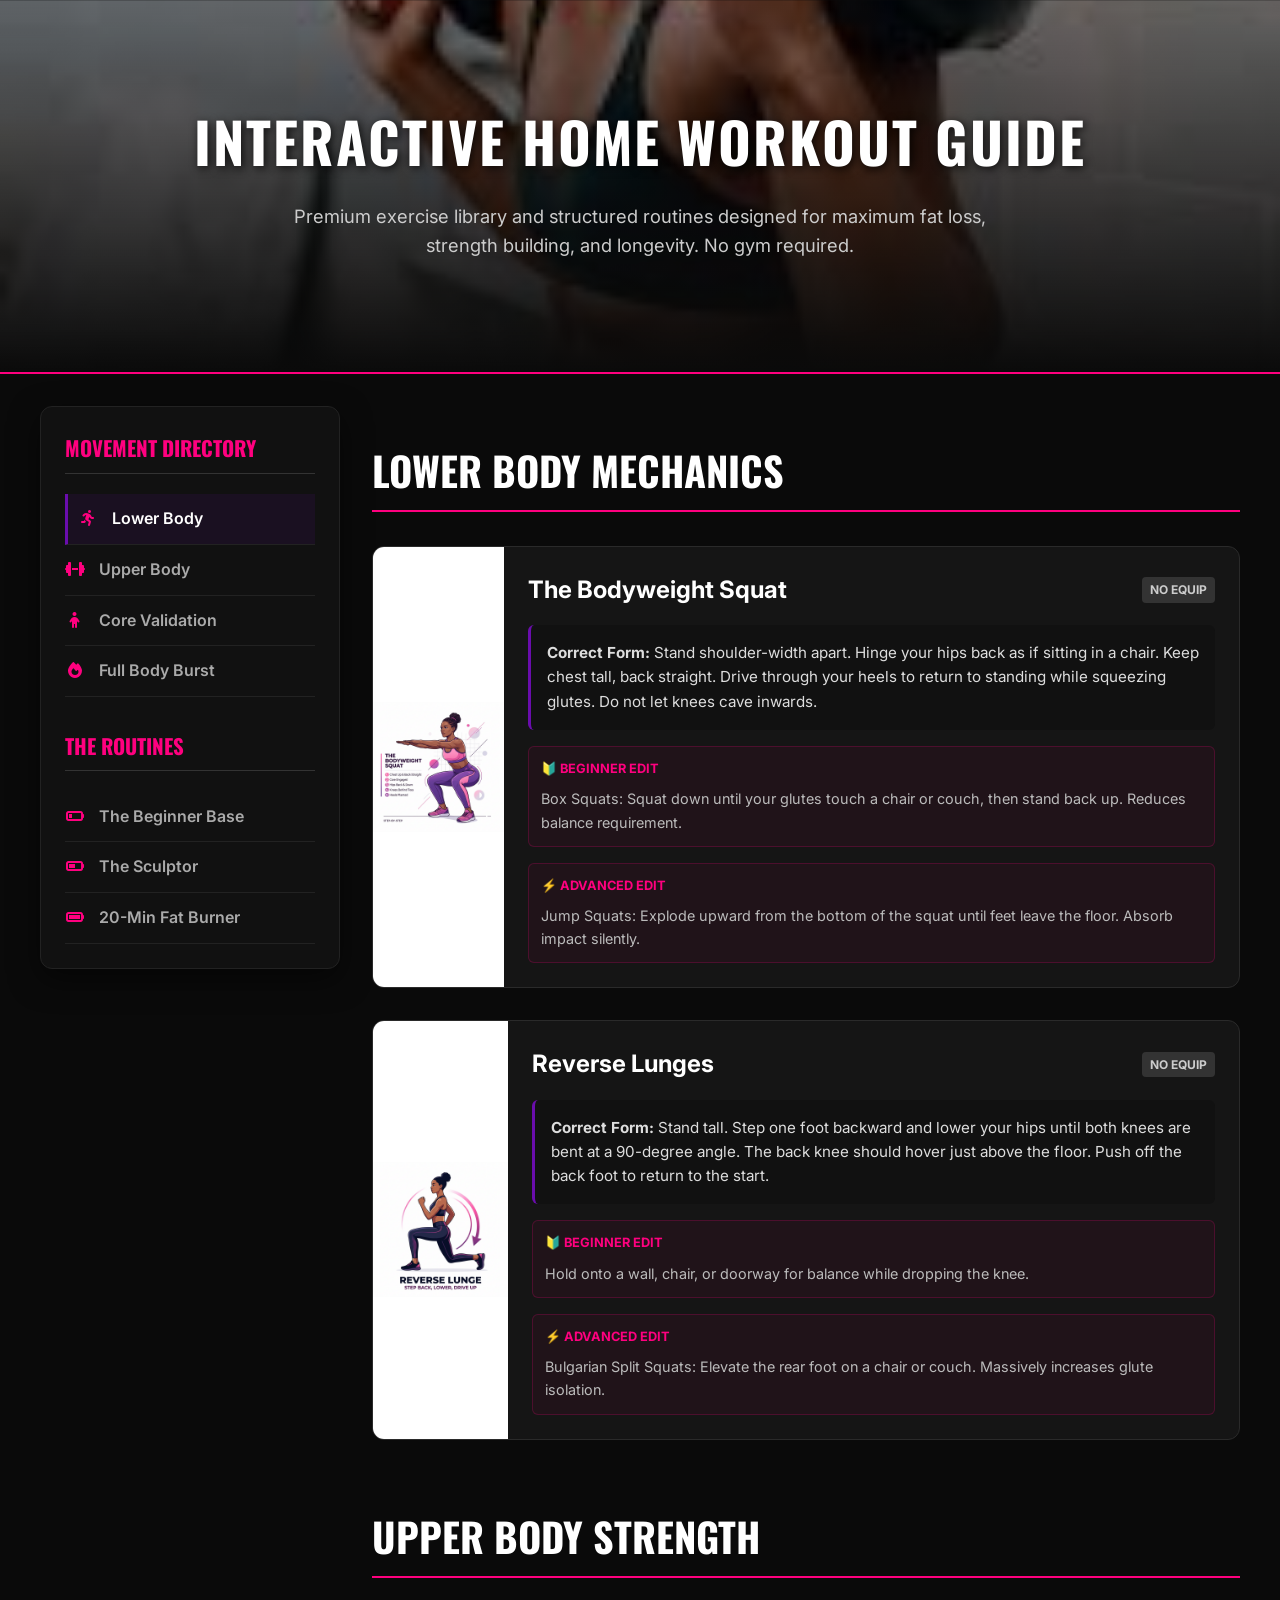
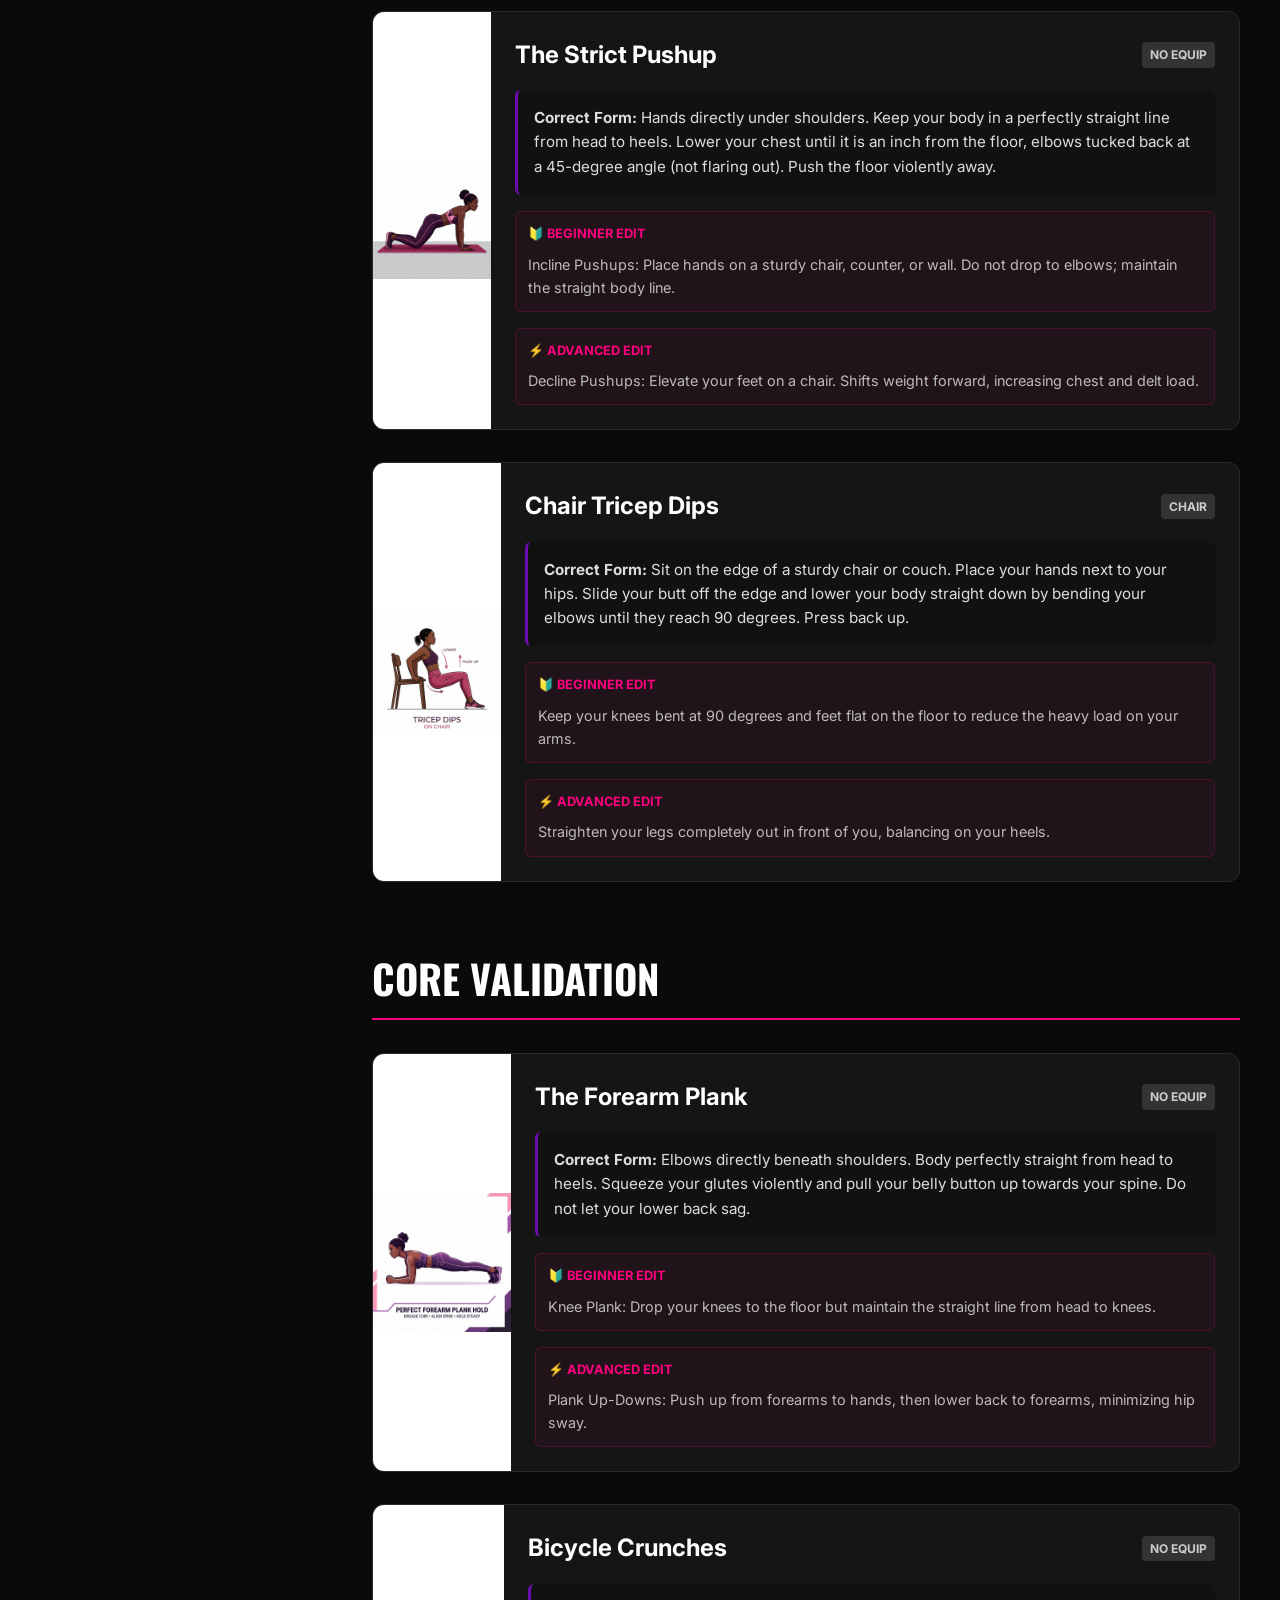
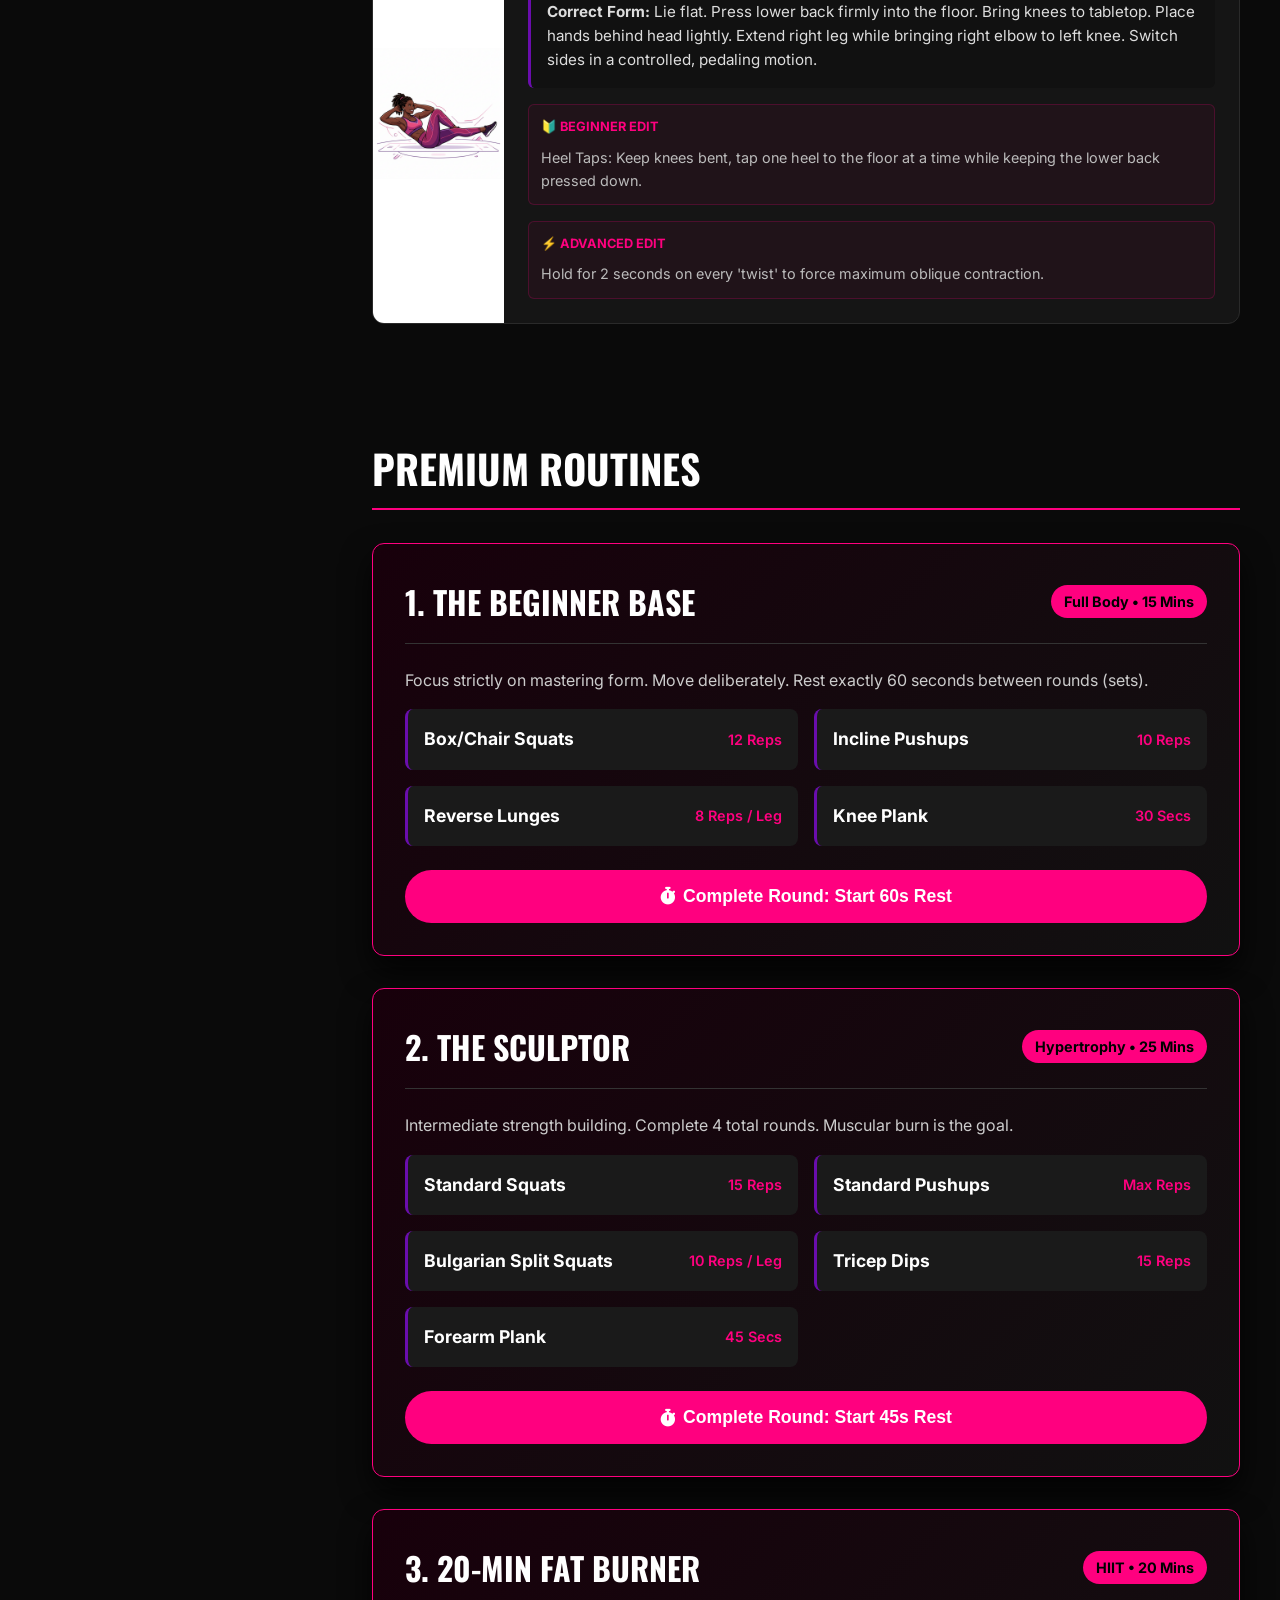
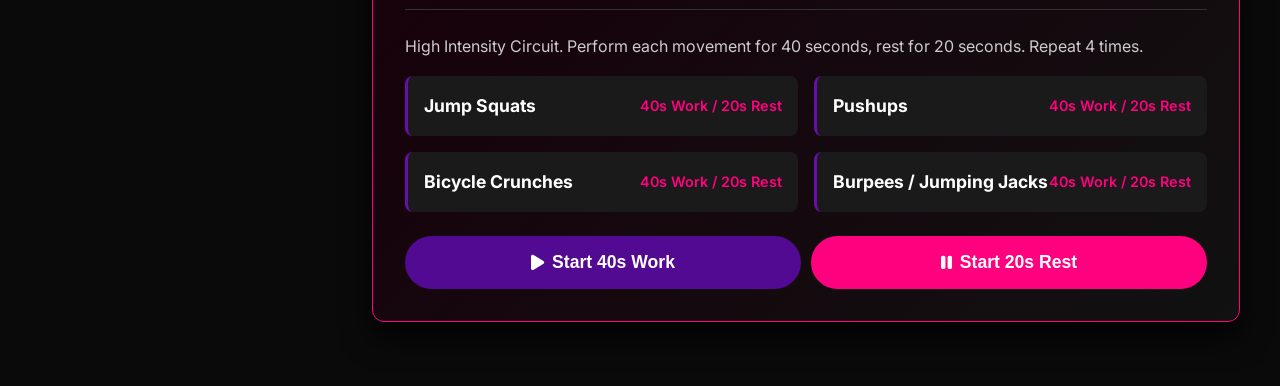
<file: app-home-workout.html>
<!DOCTYPE html>
<html lang="en">

<head>
    <meta charset="UTF-8">
    <meta name="viewport" content="width=device-width, initial-scale=1.0">
    <meta name="robots" content="noindex, nofollow">
    <title>Interactive Workout Guide | BWWL</title>
    <link
        href="https://fonts.googleapis.com/css2?family=Oswald:wght@400;600;700&family=Inter:wght@400;600;800&display=swap"
        rel="stylesheet">
    <link rel="stylesheet" href="https://cdnjs.cloudflare.com/ajax/libs/font-awesome/6.4.0/css/all.min.css">
    <!-- Google tag (gtag.js) -->
    <script async src="https://www.googletagmanager.com/gtag/js?id=G-XNCWHEHB6D"></script>
    <script>
      window.dataLayer = window.dataLayer || [];
      function gtag(){dataLayer.push(arguments);}
      gtag('js', new Date());

      gtag('config', 'G-XNCWHEHB6D');
    </script>
    <style>
        body,
        html {
            margin: 0;
            padding: 0;
            font-family: 'Inter', sans-serif;
            background: #0a0a0a;
            color: #fff;
            line-height: 1.6;
            scroll-behavior: smooth;
        }

        .hero {
            background: linear-gradient(rgba(0, 0, 0, 0.5), rgba(10, 10, 10, 1)), url('assets/BW1.jpg');
            background-size: cover;
            background-position: center;
            padding: 6rem 2rem;
            text-align: center;
            border-bottom: 2px solid #FF007F;
        }

        .hero h1 {
            font-family: 'Oswald', sans-serif;
            font-size: 3.5rem;
            text-transform: uppercase;
            margin: 0;
            text-shadow: 2px 2px 10px rgba(0, 0, 0, 0.8);
            letter-spacing: 2px;
        }

        .hero p {
            max-width: 700px;
            margin: 1rem auto;
            font-size: 1.15rem;
            color: #ccc;
        }

        .container {
            display: flex;
            max-width: 1200px;
            margin: 0 auto;
            gap: 2rem;
            padding: 2rem 1rem;
            position: relative;
        }

        /* Sidebar Navigation */
        .sidebar {
            width: 250px;
            flex-shrink: 0;
            position: sticky;
            top: 2rem;
            height: fit-content;
            background: #111;
            border: 1px solid #222;
            border-radius: 12px;
            padding: 1.5rem;
            box-shadow: 0 10px 30px rgba(0, 0, 0, 0.5);
        }

        .sidebar h3 {
            font-family: 'Oswald', sans-serif;
            color: #FF007F;
            margin-top: 0;
            text-transform: uppercase;
            border-bottom: 1px solid #333;
            padding-bottom: 0.5rem;
            font-size: 1.3rem;
        }

        .nav-link {
            display: block;
            color: #aaa;
            text-decoration: none;
            padding: 0.75rem 0;
            border-bottom: 1px solid #222;
            font-weight: 600;
            transition: 0.3s;
        }

        .nav-link:hover,
        .nav-link.active {
            color: #fff;
            border-left: 3px solid #6A0DAD;
            padding-left: 10px;
            background: rgba(106, 13, 173, 0.1);
        }

        .nav-link i {
            width: 20px;
            text-align: center;
            margin-right: 10px;
            color: #FF007F;
        }

        /* Main Content */
        .content {
            flex-grow: 1;
        }

        .section-header {
            font-family: 'Oswald', sans-serif;
            font-size: 2.5rem;
            border-bottom: 2px solid #FF007F;
            padding-bottom: 0.5rem;
            margin-top: 0;
            padding-top: 2rem;
            color: #fff;
            text-transform: uppercase;
        }

        /* Exercise Cards */
        .exercise-card {
            background: #151515;
            border-radius: 12px;
            margin-bottom: 2rem;
            overflow: hidden;
            border: 1px solid #2a2a2a;
            transition: 0.3s;
            display: flex;
            flex-direction: column;
        }

        @media(min-width: 768px) {
            .exercise-card {
                flex-direction: row;
            }
        }

        .exercise-card:hover {
            transform: translateY(-3px);
            box-shadow: 0 10px 20px rgba(255, 0, 127, 0.1);
            border-color: #FF007F;
        }

        .exercise-img {
            width: 100%;
            height: 250px;
            background: #fff;
            display: flex;
            align-items: center;
            justify-content: center;
            overflow: hidden;
        }

        @media(min-width: 768px) {
            .exercise-img {
                width: 35%;
                height: auto;
            }
        }

        .exercise-img img {
            width: 100%;
            height: 100%;
            object-fit: contain;
        }

        .exercise-info {
            padding: 1.5rem;
            flex-grow: 1;
        }

        .exercise-info h4 {
            margin: 0 0 1rem;
            font-size: 1.5rem;
            color: #fff;
            display: flex;
            align-items: center;
            justify-content: space-between;
        }

        .badge-equip {
            font-size: 0.75rem;
            background: #333;
            padding: 0.2rem 0.5rem;
            border-radius: 4px;
            text-transform: uppercase;
            color: #ccc;
        }

        .form-guide {
            background: #111;
            padding: 1rem;
            border-radius: 6px;
            border-left: 3px solid #6A0DAD;
            margin-bottom: 1rem;
            font-size: 0.95rem;
            color: #ddd;
        }

        .variations {
            display: flex;
            gap: 1rem;
            flex-wrap: wrap;
        }

        .var-box {
            background: rgba(255, 0, 127, 0.05);
            border: 1px solid rgba(255, 0, 127, 0.2);
            padding: 0.75rem;
            border-radius: 6px;
            flex-grow: 1;
            min-width: 200px;
        }

        .var-box h5 {
            margin: 0 0 0.5rem;
            color: #FF007F;
            text-transform: uppercase;
            font-size: 0.8rem;
        }

        .var-box p {
            margin: 0;
            font-size: 0.9rem;
            color: #bbb;
        }

        /* Structured Workouts */
        .workout-plan {
            background: linear-gradient(135deg, #18000b, #111);
            border: 1px solid #FF007F;
            border-radius: 12px;
            padding: 2rem;
            margin-bottom: 2rem;
            box-shadow: 0 15px 30px rgba(0, 0, 0, 0.8);
        }

        .wp-header {
            display: flex;
            justify-content: space-between;
            align-items: center;
            border-bottom: 1px solid #333;
            padding-bottom: 1rem;
            margin-bottom: 1.5rem;
        }

        .wp-header h3 {
            font-family: 'Oswald', sans-serif;
            font-size: 2rem;
            margin: 0;
            color: #fff;
            text-transform: uppercase;
        }

        .wp-badge {
            background: #FF007F;
            color: #000;
            padding: 0.3rem 0.8rem;
            border-radius: 30px;
            font-weight: bold;
            font-size: 0.9rem;
        }

        .wp-grid {
            display: grid;
            grid-template-columns: 1fr;
            gap: 1rem;
        }

        @media(min-width: 600px) {
            .wp-grid {
                grid-template-columns: 1fr 1fr;
            }
        }

        .wp-item {
            background: #1a1a1a;
            padding: 1rem;
            border-radius: 8px;
            border-left: 3px solid #6A0DAD;
            display: flex;
            justify-content: space-between;
            align-items: center;
        }

        .wp-item span {
            font-weight: bold;
            font-size: 1.1rem;
        }

        .wp-item div {
            font-size: 0.9rem;
            color: #FF007F;
            font-weight: 600;
        }

        /* Timer UI */
        .timer-btn {
            background: #FF007F;
            color: #fff;
            border: none;
            padding: 1rem 2rem;
            border-radius: 30px;
            font-weight: bold;
            cursor: pointer;
            display: inline-flex;
            align-items: center;
            justify-content: center;
            gap: 0.5rem;
            width: 100%;
            margin-top: 1.5rem;
            transition: 0.3s;
            font-size: 1.1rem;
        }

        .timer-btn:hover {
            background: #e0006f;
            transform: translateY(-2px);
            box-shadow: 0 5px 15px rgba(255, 0, 127, 0.4);
        }

        #timer-display {
            position: fixed;
            top: 20px;
            right: 20px;
            background: rgba(0, 0, 0, 0.9);
            border: 2px solid #FF007F;
            color: #fff;
            padding: 1rem 2rem;
            border-radius: 30px;
            font-weight: bold;
            font-family: monospace;
            font-size: 1.8rem;
            box-shadow: 0 10px 30px rgba(255, 0, 127, 0.6);
            display: none;
            z-index: 1000;
            align-items: center;
            gap: 1rem;
            cursor: pointer;
        }
    </style>
</head>

<body>

    <div class="hero">
        <h1>Interactive Home Workout Guide</h1>
        <p>Premium exercise library and structured routines designed for maximum fat loss, strength building, and
            longevity. No gym required.</p>
    </div>

    <div class="container">
        <!-- Sticky Navigation -->
        <div class="sidebar">
            <h3>Movement Directory</h3>
            <a href="#lower" class="nav-link"><i class="fas fa-running"></i> Lower Body</a>
            <a href="#upper" class="nav-link"><i class="fas fa-dumbbell"></i> Upper Body</a>
            <a href="#core" class="nav-link"><i class="fas fa-child"></i> Core Validation</a>
            <a href="#fullbody" class="nav-link"><i class="fas fa-fire"></i> Full Body Burst</a>

            <h3 style="margin-top:2rem;">The Routines</h3>
            <a href="#routine-beginner" class="nav-link"><i class="fas fa-battery-quarter"></i> The Beginner Base</a>
            <a href="#routine-inter" class="nav-link"><i class="fas fa-battery-half"></i> The Sculptor</a>
            <a href="#routine-burn" class="nav-link"><i class="fas fa-battery-full"></i> 20-Min Fat Burner</a>
        </div>

        <div class="content">

            <!-- SECTION 1: LOWER BODY -->
            <h2 id="lower" class="section-header">Lower Body Mechanics</h2>

            <div class="exercise-card">
                <div class="exercise-img">
                    <img src="assets/squat_form_guide.png" alt="Perfect Bodyweight Squat Form">
                </div>
                <div class="exercise-info">
                    <h4>The Bodyweight Squat <span class="badge-equip">No Equip</span></h4>
                    <div class="form-guide">
                        <strong>Correct Form:</strong> Stand shoulder-width apart. Hinge your hips back as if sitting in
                        a chair. Keep chest tall, back straight. Drive through your heels to return to standing while
                        squeezing glutes. Do not let knees cave inwards.
                    </div>
                    <div class="variations">
                        <div class="var-box">
                            <h5>🔰 Beginner Edit</h5>
                            <p>Box Squats: Squat down until your glutes touch a chair or couch, then stand back up.
                                Reduces balance requirement.</p>
                        </div>
                        <div class="var-box">
                            <h5>⚡ Advanced Edit</h5>
                            <p>Jump Squats: Explode upward from the bottom of the squat until feet leave the floor.
                                Absorb impact silently.</p>
                        </div>
                    </div>
                </div>
            </div>

            <div class="exercise-card">
                <div class="exercise-img">
                    <img src="assets/lunges_form_guide.png" alt="Perfect Lunge Form">
                </div>
                <div class="exercise-info">
                    <h4>Reverse Lunges <span class="badge-equip">No Equip</span></h4>
                    <div class="form-guide">
                        <strong>Correct Form:</strong> Stand tall. Step one foot backward and lower your hips until both
                        knees are bent at a 90-degree angle. The back knee should hover just above the floor. Push off
                        the back foot to return to the start.
                    </div>
                    <div class="variations">
                        <div class="var-box">
                            <h5>🔰 Beginner Edit</h5>
                            <p>Hold onto a wall, chair, or doorway for balance while dropping the knee.</p>
                        </div>
                        <div class="var-box">
                            <h5>⚡ Advanced Edit</h5>
                            <p>Bulgarian Split Squats: Elevate the rear foot on a chair or couch. Massively increases
                                glute isolation.</p>
                        </div>
                    </div>
                </div>
            </div>

            <!-- SECTION 2: UPPER BODY -->
            <h2 id="upper" class="section-header">Upper Body Strength</h2>

            <div class="exercise-card">
                <div class="exercise-img">
                    <img src="assets/pushup_form_guide.png" alt="Perfect Pushup Form">
                </div>
                <div class="exercise-info">
                    <h4>The Strict Pushup <span class="badge-equip">No Equip</span></h4>
                    <div class="form-guide">
                        <strong>Correct Form:</strong> Hands directly under shoulders. Keep your body in a perfectly
                        straight line from head to heels. Lower your chest until it is an inch from the floor, elbows
                        tucked back at a 45-degree angle (not flaring out). Push the floor violently away.
                    </div>
                    <div class="variations">
                        <div class="var-box">
                            <h5>🔰 Beginner Edit</h5>
                            <p>Incline Pushups: Place hands on a sturdy chair, counter, or wall. Do not drop to elbows;
                                maintain the straight body line.</p>
                        </div>
                        <div class="var-box">
                            <h5>⚡ Advanced Edit</h5>
                            <p>Decline Pushups: Elevate your feet on a chair. Shifts weight forward, increasing chest
                                and delt load.</p>
                        </div>
                    </div>
                </div>
            </div>

            <div class="exercise-card">
                <div class="exercise-img">
                    <img src="assets/dips_form_guide.png" alt="Perfect Dips Form">
                </div>
                <div class="exercise-info">
                    <h4>Chair Tricep Dips <span class="badge-equip">Chair</span></h4>
                    <div class="form-guide">
                        <strong>Correct Form:</strong> Sit on the edge of a sturdy chair or couch. Place your hands next
                        to your hips. Slide your butt off the edge and lower your body straight down by bending your
                        elbows until they reach 90 degrees. Press back up.
                    </div>
                    <div class="variations">
                        <div class="var-box">
                            <h5>🔰 Beginner Edit</h5>
                            <p>Keep your knees bent at 90 degrees and feet flat on the floor to reduce the heavy load on
                                your arms.</p>
                        </div>
                        <div class="var-box">
                            <h5>⚡ Advanced Edit</h5>
                            <p>Straighten your legs completely out in front of you, balancing on your heels.</p>
                        </div>
                    </div>
                </div>
            </div>

            <!-- SECTION 3: CORE -->
            <h2 id="core" class="section-header">Core Validation</h2>

            <div class="exercise-card">
                <div class="exercise-img">
                    <img src="assets/plank_form_guide.png" alt="Perfect Plank Form">
                </div>
                <div class="exercise-info">
                    <h4>The Forearm Plank <span class="badge-equip">No Equip</span></h4>
                    <div class="form-guide">
                        <strong>Correct Form:</strong> Elbows directly beneath shoulders. Body perfectly straight from
                        head to heels. Squeeze your glutes violently and pull your belly button up towards your spine.
                        Do not let your lower back sag.
                    </div>
                    <div class="variations">
                        <div class="var-box">
                            <h5>🔰 Beginner Edit</h5>
                            <p>Knee Plank: Drop your knees to the floor but maintain the straight line from head to
                                knees.</p>
                        </div>
                        <div class="var-box">
                            <h5>⚡ Advanced Edit</h5>
                            <p>Plank Up-Downs: Push up from forearms to hands, then lower back to forearms, minimizing
                                hip sway.</p>
                        </div>
                    </div>
                </div>
            </div>

            <div class="exercise-card">
                <div class="exercise-img">
                    <img src="assets/crunches_form_guide.png" alt="Bicycle Crunches Form">
                </div>
                <div class="exercise-info">
                    <h4>Bicycle Crunches <span class="badge-equip">No Equip</span></h4>
                    <div class="form-guide">
                        <strong>Correct Form:</strong> Lie flat. Press lower back firmly into the floor. Bring knees to
                        tabletop. Place hands behind head lightly. Extend right leg while bringing right elbow to left
                        knee. Switch sides in a controlled, pedaling motion.
                    </div>
                    <div class="variations">
                        <div class="var-box">
                            <h5>🔰 Beginner Edit</h5>
                            <p>Heel Taps: Keep knees bent, tap one heel to the floor at a time while keeping the lower
                                back pressed down.</p>
                        </div>
                        <div class="var-box">
                            <h5>⚡ Advanced Edit</h5>
                            <p>Hold for 2 seconds on every 'twist' to force maximum oblique contraction.</p>
                        </div>
                    </div>
                </div>
            </div>

            <!-- THE ROUTINES -->
            <h2 id="routine-beginner" class="section-header" style="margin-top: 5rem;">Premium Routines</h2>

            <!-- Workout 1 -->
            <div class="workout-plan">
                <div class="wp-header">
                    <h3>1. The Beginner Base</h3>
                    <span class="wp-badge">Full Body • 15 Mins</span>
                </div>
                <p style="color:#ccc; margin-top:0;">Focus strictly on mastering form. Move deliberately. Rest exactly
                    60 seconds between rounds (sets).</p>
                <div class="wp-grid">
                    <div class="wp-item"><span>Box/Chair Squats</span>
                        <div>12 Reps</div>
                    </div>
                    <div class="wp-item"><span>Incline Pushups</span>
                        <div>10 Reps</div>
                    </div>
                    <div class="wp-item"><span>Reverse Lunges</span>
                        <div>8 Reps / Leg</div>
                    </div>
                    <div class="wp-item"><span>Knee Plank</span>
                        <div>30 Secs</div>
                    </div>
                </div>
                <button class="timer-btn" onclick="startTimer(60)"><i class="fas fa-stopwatch"></i> Complete Round:
                    Start 60s Rest</button>
            </div>

            <!-- Workout 2 -->
            <div id="routine-inter" class="workout-plan">
                <div class="wp-header">
                    <h3>2. The Sculptor</h3>
                    <span class="wp-badge">Hypertrophy • 25 Mins</span>
                </div>
                <p style="color:#ccc; margin-top:0;">Intermediate strength building. Complete 4 total rounds. Muscular
                    burn is the goal.</p>
                <div class="wp-grid">
                    <div class="wp-item"><span>Standard Squats</span>
                        <div>15 Reps</div>
                    </div>
                    <div class="wp-item"><span>Standard Pushups</span>
                        <div>Max Reps</div>
                    </div>
                    <div class="wp-item"><span>Bulgarian Split Squats</span>
                        <div>10 Reps / Leg</div>
                    </div>
                    <div class="wp-item"><span>Tricep Dips</span>
                        <div>15 Reps</div>
                    </div>
                    <div class="wp-item"><span>Forearm Plank</span>
                        <div>45 Secs</div>
                    </div>
                </div>
                <button class="timer-btn" onclick="startTimer(45)"><i class="fas fa-stopwatch"></i> Complete Round:
                    Start 45s Rest</button>
            </div>

            <!-- Workout 3 -->
            <div id="routine-burn" class="workout-plan">
                <div class="wp-header">
                    <h3>3. 20-Min Fat Burner</h3>
                    <span class="wp-badge">HIIT • 20 Mins</span>
                </div>
                <p style="color:#ccc; margin-top:0;">High Intensity Circuit. Perform each movement for 40 seconds, rest
                    for 20 seconds. Repeat 4 times.</p>
                <div class="wp-grid">
                    <div class="wp-item"><span>Jump Squats</span>
                        <div>40s Work / 20s Rest</div>
                    </div>
                    <div class="wp-item"><span>Pushups</span>
                        <div>40s Work / 20s Rest</div>
                    </div>
                    <div class="wp-item"><span>Bicycle Crunches</span>
                        <div>40s Work / 20s Rest</div>
                    </div>
                    <div class="wp-item"><span>Burpees / Jumping Jacks</span>
                        <div>40s Work / 20s Rest</div>
                    </div>
                </div>
                <div style="display:flex; gap:10px;">
                    <button class="timer-btn" style="background:#520a93;" onclick="startTimer(40)"><i
                            class="fas fa-play"></i> Start 40s Work</button>
                    <button class="timer-btn" onclick="startTimer(20)"><i class="fas fa-pause"></i> Start 20s
                        Rest</button>
                </div>
            </div>

        </div>
    </div>

    <div id="timer-display" onclick="stopTimer()">
        <i class="fas fa-clock" style="color:#FF007F;"></i> <span id="time">00:00</span> <i class="fas fa-times"
            style="font-size:1rem; opacity:0.5; margin-left:10px;"></i>
    </div>

    <script>
        // Smooth scrolling active links
        const sections = document.querySelectorAll('.section-header');
        const navLinks = document.querySelectorAll('.nav-link');

        window.addEventListener('scroll', () => {
            let current = '';
            sections.forEach(section => {
                const sectionTop = section.offsetTop;
                if (pageYOffset >= sectionTop - 100) {
                    current = section.getAttribute('id');
                }
            });

            navLinks.forEach(link => {
                link.classList.remove('active');
                if (link.getAttribute('href').includes(current) && current !== '') {
                    link.classList.add('active');
                }
            });
        });

        // Smart Timer logic
        let currentInterval;
        function startTimer(seconds) {
            clearInterval(currentInterval);
            const display = document.getElementById('timer-display');
            const timeSpan = document.getElementById('time');
            display.style.display = 'flex';

            let timeLeft = seconds;

            function update() {
                const m = Math.floor(timeLeft / 60).toString().padStart(2, '0');
                const s = (timeLeft % 60).toString().padStart(2, '0');
                timeSpan.innerText = `${m}:${s}`;

                if (timeLeft <= 0) {
                    clearInterval(currentInterval);
                    timeSpan.innerText = "BEEP!";
                    display.style.borderColor = "#00FF00";
                    setTimeout(() => {
                        display.style.display = 'none';
                        display.style.borderColor = "#FF007F";
                    }, 4000);
                }
                timeLeft--;
            }
            update();
            currentInterval = setInterval(update, 1000);
        }

        function stopTimer() {
            clearInterval(currentInterval);
            document.getElementById('timer-display').style.display = 'none';
        }
    </script>
</body>

</html>
</file>
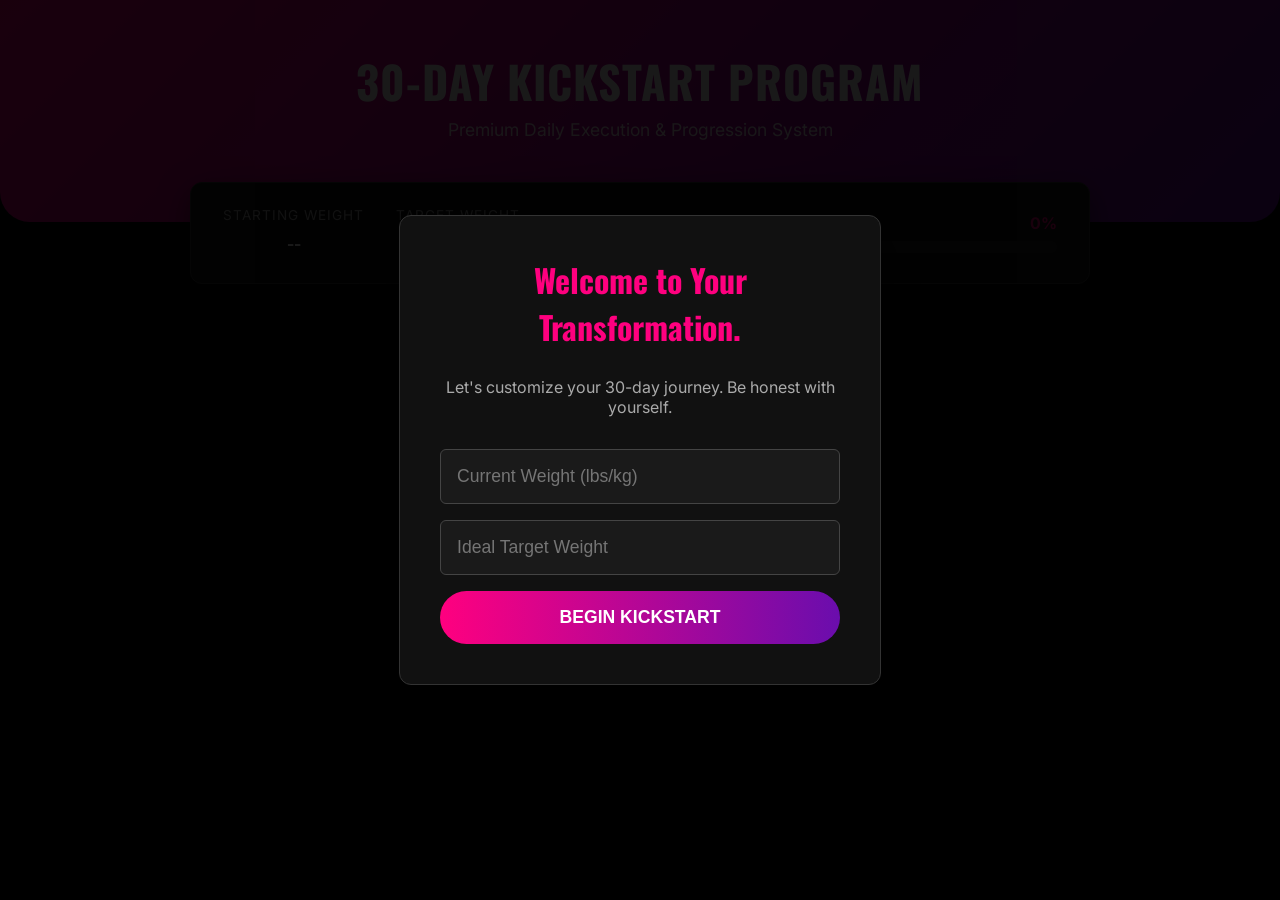
<file: app-kickstart-30.html>
<!DOCTYPE html>
<html lang="en">

<head>
    <meta charset="UTF-8">
    <meta name="viewport" content="width=device-width, initial-scale=1.0">
    <meta name="robots" content="noindex, nofollow">
    <title>30 Day Kickstart OS | BWWL</title>
    <link
        href="https://fonts.googleapis.com/css2?family=Oswald:wght@400;600;700&family=Inter:wght@400;600;800&display=swap"
        rel="stylesheet">
    <link rel="stylesheet" href="https://cdnjs.cloudflare.com/ajax/libs/font-awesome/6.4.0/css/all.min.css">
    <!-- Google tag (gtag.js) -->
    <script async src="https://www.googletagmanager.com/gtag/js?id=G-XNCWHEHB6D"></script>
    <script>
      window.dataLayer = window.dataLayer || [];
      function gtag(){dataLayer.push(arguments);}
      gtag('js', new Date());

      gtag('config', 'G-XNCWHEHB6D');
    </script>
    <style>
        body {
            background-color: #050505;
            color: #fff;
            font-family: 'Inter', sans-serif;
            padding-bottom: 50px;
            margin: 0;
        }

        .app-header {
            background: linear-gradient(135deg, #FF007F, #6A0DAD);
            padding: 3rem 1.5rem 4rem;
            text-align: center;
            border-radius: 0 0 30px 30px;
        }

        .app-header h1 {
            font-family: 'Oswald', sans-serif;
            font-size: 2.8rem;
            margin: 0;
            text-transform: uppercase;
            letter-spacing: 1px;
        }

        .app-header p {
            font-size: 1.1rem;
            opacity: 0.9;
            margin-top: 5px;
        }

        .container {
            max-width: 900px;
            margin: -40px auto 2rem;
            padding: 0 1.5rem;
            position: relative;
            z-index: 10;
        }

        /* Onboarding Modal */
        #onboarding-modal {
            position: fixed;
            top: 0;
            left: 0;
            width: 100%;
            height: 100%;
            background: rgba(0, 0, 0, 0.9);
            display: none;
            justify-content: center;
            align-items: center;
            z-index: 9999;
        }

        .onboarding-card {
            background: #111;
            padding: 2.5rem;
            border-radius: 12px;
            border: 1px solid #333;
            max-width: 400px;
            width: 90%;
            text-align: center;
            box-shadow: 0 20px 50px rgba(0, 0, 0, 0.8);
        }

        .onboarding-card h2 {
            font-family: 'Oswald', sans-serif;
            color: #FF007F;
            margin-top: 0;
            font-size: 2rem;
        }

        .onboarding-card input {
            width: 100%;
            padding: 1rem;
            margin-bottom: 1rem;
            border-radius: 6px;
            border: 1px solid #444;
            background: #1a1a1a;
            color: #fff;
            font-size: 1.1rem;
            box-sizing: border-box;
        }

        .btn-brand {
            background: linear-gradient(90deg, #FF007F, #6A0DAD);
            color: #fff;
            border: none;
            padding: 1rem 2rem;
            border-radius: 30px;
            font-weight: bold;
            cursor: pointer;
            font-size: 1.1rem;
            width: 100%;
            text-transform: uppercase;
            transition: transform 0.2s;
        }

        .btn-brand:hover {
            transform: scale(1.05);
        }

        /* Progress & Profile */
        .dashboard-top {
            background: #111;
            padding: 1.5rem 2rem;
            border-radius: 12px;
            border: 1px solid #333;
            box-shadow: 0 10px 30px rgba(0, 0, 0, 0.5);
            display: flex;
            justify-content: space-between;
            align-items: center;
            margin-bottom: 2rem;
            flex-wrap: wrap;
            gap: 1rem;
        }

        .profile-info {
            display: flex;
            gap: 2rem;
        }

        .stat-box {
            text-align: center;
        }

        .stat-label {
            font-size: 0.85rem;
            color: #aaa;
            text-transform: uppercase;
            letter-spacing: 1px;
        }

        .stat-val {
            font-size: 1.5rem;
            font-family: 'Oswald', sans-serif;
            color: #fff;
        }

        .progress-box {
            flex-grow: 1;
            min-width: 250px;
        }

        .progress-bar-bg {
            width: 100%;
            height: 12px;
            background: #222;
            border-radius: 6px;
            overflow: hidden;
            margin-top: 8px;
        }

        .progress-bar {
            height: 100%;
            background: linear-gradient(90deg, #FF007F, #6A0DAD);
            width: 0%;
            transition: width 0.5s ease;
        }

        /* Day Grid */
        .day-grid {
            display: grid;
            grid-template-columns: repeat(auto-fill, minmax(130px, 1fr));
            gap: 1rem;
            margin-bottom: 3rem;
        }

        .day-card {
            background: #1a1a1a;
            border: 1px solid #333;
            border-radius: 10px;
            padding: 1.5rem 1rem;
            text-align: center;
            cursor: pointer;
            transition: 0.3s;
            position: relative;
            overflow: hidden;
        }

        .day-card h3 {
            margin: 0 0 0.5rem;
            font-family: 'Oswald', sans-serif;
            font-size: 1.4rem;
            color: #ccc;
        }

        .day-card i {
            font-size: 1.5rem;
            color: #444;
        }

        .day-card:hover {
            transform: translateY(-5px);
            border-color: #6A0DAD;
        }

        .day-card.active {
            border-color: #FF007F;
            background: rgba(255, 0, 127, 0.05);
        }

        .day-card.active h3 {
            color: #fff;
        }

        .day-card.completed {
            border-color: #00FF00;
            background: rgba(0, 255, 0, 0.05);
        }

        .day-card.completed i {
            color: #00FF00;
        }

        .day-card.completed h3 {
            color: #fff;
        }

        /* Active Day Content */
        .active-day-panel {
            background: #111;
            border: 1px solid #333;
            border-left: 5px solid #FF007F;
            border-radius: 12px;
            padding: 2rem;
            display: none;
            animation: slideUp 0.4s ease;
        }

        .active-day-panel h2 {
            font-family: 'Oswald', sans-serif;
            margin-top: 0;
            font-size: 2rem;
            color: #fff;
            border-bottom: 1px solid #222;
            padding-bottom: 1rem;
        }

        .micro-lesson {
            background: #1a1a1a;
            padding: 1.5rem;
            border-radius: 8px;
            margin-bottom: 1.5rem;
            font-size: 1.05rem;
            line-height: 1.6;
            color: #ddd;
        }

        .task-list {
            list-style: none;
            padding: 0;
            margin: 0 0 2rem;
        }

        .task-item {
            display: flex;
            align-items: flex-start;
            gap: 1rem;
            padding: 1rem;
            border-bottom: 1px solid #222;
            font-size: 1.1rem;
            cursor: pointer;
            transition: 0.2s;
        }

        .task-item:last-child {
            border-bottom: none;
        }

        .task-item .check {
            min-width: 25px;
            height: 25px;
            border-radius: 5px;
            border: 2px solid #666;
            display: flex;
            align-items: center;
            justify-content: center;
            font-size: 0.9rem;
            color: transparent;
            transition: 0.2s;
            margin-top: 2px;
        }

        .task-item:hover .check {
            border-color: #FF007F;
        }

        .task-item.done .check {
            background: #00FF00;
            border-color: #00FF00;
            color: #000;
        }

        .task-item.done span {
            text-decoration: line-through;
            color: #888;
        }

        /* Celebration Modal */
        #celebration-modal {
            position: fixed;
            top: 0;
            left: 0;
            width: 100%;
            height: 100%;
            background: rgba(0, 0, 0, 0.85);
            display: none;
            justify-content: center;
            align-items: center;
            z-index: 10000;
        }

        .celebration-content {
            background: linear-gradient(135deg, #111, #1a0010);
            border: 2px solid #FF007F;
            padding: 3rem;
            border-radius: 20px;
            text-align: center;
            max-width: 400px;
            width: 90%;
            box-shadow: 0 0 50px rgba(255, 0, 127, 0.3);
            animation: popIn 0.5s cubic-bezier(0.175, 0.885, 0.32, 1.275);
        }

        .celebration-content i {
            font-size: 4rem;
            color: #00FF00;
            margin-bottom: 1rem;
        }

        .celebration-content h2 {
            font-family: 'Oswald', sans-serif;
            font-size: 2.5rem;
            margin: 0;
            color: #fff;
            text-transform: uppercase;
        }

        .celebration-content p {
            color: #ccc;
            font-size: 1.1rem;
            margin-bottom: 2rem;
        }

        @keyframes slideUp {
            from {
                opacity: 0;
                transform: translateY(20px);
            }

            to {
                opacity: 1;
                transform: translateY(0);
            }
        }

        @keyframes popIn {
            from {
                opacity: 0;
                transform: scale(0.8);
            }

            to {
                opacity: 1;
                transform: scale(1);
            }
        }
    </style>
</head>

<body>

    <div id="onboarding-modal">
        <div class="onboarding-card">
            <h2>Welcome to Your Transformation.</h2>
            <p style="color:#aaa; margin-bottom:2rem;">Let's customize your 30-day journey. Be honest with yourself.</p>
            <input type="number" id="input-current-weight" placeholder="Current Weight (lbs/kg)" required>
            <input type="number" id="input-target-weight" placeholder="Ideal Target Weight" required>
            <button class="btn-brand" onclick="saveProfile()">Begin Kickstart</button>
        </div>
    </div>

    <div id="celebration-modal" onclick="this.style.display='none'">
        <div class="celebration-content" onclick="event.stopPropagation()">
            <i class="fas fa-check-circle"></i>
            <h2>Well Done.</h2>
            <p>Day execution complete. You kept the promise to yourself today. Be proud. Rest up and prepare for
                tomorrow.</p>
            <button class="btn-brand"
                onclick="document.getElementById('celebration-modal').style.display='none'">Continue</button>
        </div>
    </div>

    <div class="app-header">
        <h1>30-Day Kickstart Program</h1>
        <p>Premium Daily Execution & Progression System</p>
    </div>

    <div class="container">
        <div class="dashboard-top">
            <div class="profile-info">
                <div class="stat-box">
                    <div class="stat-label">Starting Weight</div>
                    <div class="stat-val" id="disp-start">--</div>
                </div>
                <div class="stat-box">
                    <div class="stat-label">Target Weight</div>
                    <div class="stat-val" id="disp-target">--</div>
                </div>
            </div>
            <div class="progress-box">
                <div style="display: flex; justify-content: space-between; margin-bottom:5px;">
                    <span style="font-size:0.9rem; color:#aaa; font-weight:bold; text-transform:uppercase;">Program
                        Completion</span>
                    <span id="progress-percent" style="color:#FF007F; font-weight:bold;">0%</span>
                </div>
                <div class="progress-bar-bg">
                    <div class="progress-bar" id="progress-bar"></div>
                </div>
            </div>
        </div>

        <div class="day-grid" id="day-grid">
            <!-- Rendered via JS -->
        </div>

        <div class="active-day-panel" id="active-day-panel">
            <h2 id="panel-title">Day X</h2>
            <div class="micro-lesson" id="panel-lesson">
                Lesson content goes here.
            </div>
            <h3
                style="font-family:'Oswald', sans-serif; margin-top:0; color:#FF007F; letter-spacing:1px; text-transform:uppercase;">
                Daily Execution Tasks</h3>
            <div class="task-list" id="task-list">
                <!-- Rendered via JS -->
            </div>
        </div>
    </div>

    <script>
        // Content for 30 Unique Days
        const dayContent = [
            { lesson: "<strong>The Water Flush:</strong> Today is about hydration. Your body often confuses thirst with hunger. Before you do anything else today, drink a large glass of water. This sets the tone for discipline early.", tasks: ["Drink a large glass of water immediately upon waking", "Take a \"Before\" photo for yourself (keep it hidden if you want, but take it)", "Move for 20 minutes (Walk or stretch)"] },
            { lesson: "<strong>The Protein Priority:</strong> Protein keeps you full and protects your muscle as you lose weight. If you master protein, cravings drop significantly. Today, just focus on having one solid protein source with every meal.", tasks: ["Eat protein with Breakfast, Lunch, and Dinner", "Drink 2L of water total today", "Move for 25 minutes"] },
            { lesson: "<strong>The Cleanout:</strong> Willpower is a finite resource. If junk is in the house, you will eventually eat it at 10 PM. Throw it away or hide it completely out of sight. Make bad habits difficult to execute.", tasks: ["Remove all \"trigger\" foods from immediate access", "Drink 2L of water", "Complete 15 minutes of an at-home bodyweight routine (See Workout Guide)"] },
            { lesson: "<strong>The Sleep Imperative:</strong> Poor sleep spikes Cortisol (stress) and Ghrelin (hunger). It makes you crave sugar the next day. Tonight is an absolute priority for recovery.", tasks: ["No screens 45 minutes before bed", "Get into bed 30 minutes earlier than normal", "Hit your protein goal today"] },
            { lesson: "<strong>The Coffee Crash:</strong> Liquid calories are the silent killer of fat loss. Lattes, sodas, and juices can easily add 500+ hidden calories to your day without making you full.", tasks: ["Consume ZERO liquid calories today (Black coffee, tea, water only)", "Walk 8,000 steps minimum", "Drink 2.5L of water"] },
            { lesson: "<strong>The Vegetable Volume:</strong> Vegetables allow you to eat a massive plate of food without consuming dense calories. They provide the optical illusion of a feast, tricking your brain into feeling satisfied.", tasks: ["Fill half your plate with veggies for Lunch AND Dinner", "Hit 8,000 steps minimum", "Zero liquid calories"] },
            { lesson: "<strong>Week 1 Reflection:</strong> You survived the hardest physical transition. Your body was fighting the changes, but you persisted. Discipline is a muscle, and yours is getting stronger.", tasks: ["Write down one victory from this past week", "Take a full active rest day (light walking/stretching only)", "Prep your meals or grocery shop for Week 2"] },

            { lesson: "<strong>The Movement Escalation:</strong> It's time to increase the baseline. NEAT (Non-Exercise Activity Thermogenesis) burns more calories total than a tough gym session. Be more fidgety. Park further away.", tasks: ["Increase step goal to 10,000 steps", "Take the stairs instead of the elevator everywhere", "Drink 2.5L of water"] },
            { lesson: "<strong>The Snacking Trap:</strong> Grazing throughout the day stops your body from dipping into fat stores. It keeps insulin elevated. Today, we eat structured meals only.", tasks: ["Zero snacking between planned meals today", "10,000 steps", "Hit your protein goal"] },
            { lesson: "<strong>Mindful Chewing:</strong> It takes your stomach 20 minutes to explicitly text your brain that it is full. Eat slower. Put the fork down between bites.", tasks: ["Take a minimum of 15 minutes to finish your dinner tonight", "Zero liquid calories", "Complete 20 minutes of home workouts"] },
            { lesson: "<strong>The Stress Audit:</strong> Stress causes water retention and emotional eating. Let's find an outlet that doesn't involve food.", tasks: ["Spend 10 minutes focused completely on deep breathing or meditation", "10,000 steps", "Eat one massive salad today"] },
            { lesson: "<strong>The Resistance Factor:</strong> Walking is great, but building muscle elevates your resting metabolic rate. You burn more calories just sitting on the couch if you have more muscle.", tasks: ["Complete the 'Lower Body Focus' workout from the Home Guide", "Drink a protein shake or eat a high-protein snack immediately after", "Drink 3L of water today"] },
            { lesson: "<strong>Fiber is the Secret:</strong> Fiber keeps your gut healthy and slows digestion, keeping you full for hours. Berries, oats, beans, and greens.", tasks: ["Eat 25g+ of fiber today (or focus on eating 3 high-fiber foods)", "Zero snacking between meals", "10,000 steps"] },

            { lesson: "<strong>🔥 DAY 14 CHECKPOINT: The Recalibration:</strong> You are 2 weeks in. This is exactly where the initial motivation wears off and raw discipline must take the wheel. How are you feeling? Do your clothes fit differently? Energy levels changing? Note these. Do not rely entirely on the scale today.", tasks: ["Assess your progress non-visually (energy, sleep quality, clothing fit)", "Take your Day 14 Progress Picture", "Do something kind for your body (Long bath, extra sleep, massage)"] },

            { lesson: "<strong>The 80/20 Rule:</strong> Perfection leads to binging. If you eat perfectly 80% of the time, the 20% won't ruin your progress long-term. But the 80% must be completely locked in.", tasks: ["Plan your meals for the entire day right now", "Execute the plan flawlessly", "12,000 steps today"] },
            { lesson: "<strong>Upper Body Strength:</strong> Time to build some posture and arm definition.", tasks: ["Complete 'Upper Body & Core' from the Home Workout Guide", "Drink 3L of water", "Zero liquid calories"] },
            { lesson: "<strong>The Weekend Defense:</strong> Weekends destroy week-day progress for most people. Let's build a Saturday defensive plan.", tasks: ["Commit to waking up at your normal weekday time", "Get a morning walk in before doing anything else", "Stick to your protein targets"] },
            { lesson: "<strong>The Environment Check:</strong> You are a product of your environment. If the people around you encourage poor eating, you must build boundaries.", tasks: ["Say 'no' to one food-related temptation today", "Eat half a plate of veggies with dinner", "12,000 steps"] },
            { lesson: "<strong>Fasted Cardio Intro:</strong> Let's challenge the body slightly. Doing light cardio before breakfast uses glycogen from the liver and can tap into fat stores (though total daily deficit still matters most).", tasks: ["Do 20 minutes of brisk walking immediately after waking, before eating", "Drink 2 glasses of water before the walk", "Hit daily protein target"] },
            { lesson: "<strong>The Core Protocol:</strong> Core strength stabilizes everything else. It improves posture, which instantly changes how your body looks.", tasks: ["Complete a 10-minute dedicated ab workout (planks, crunches)", "Focus on engaging your core while walking today", "12,000 steps"] },
            { lesson: "<strong>Week 3 Reflection:</strong> The habits are forming. What felt impossible on Day 1 is now just part of your day. Recognize the identity shift happening internally.", tasks: ["Journal 3 paragraphs on how your mindset has changed since Day 1", "Take an active rest day", "Prep food for Week 4"] },

            { lesson: "<strong>The Final Push Initiation:</strong> The last 10 days are where the deepest results happen because your body has adapted to the deficit and the routine.", tasks: ["Increase your daily water intake intentionally by 1 extra glass", "Zero snacking", "12,000 steps"] },
            { lesson: "<strong>Full Body Burn:</strong> Time to integrate the upper and lower body for maximum caloric burn.", tasks: ["Complete 'The Cardio Finisher' from the Workout Guide 2 times through", "Stretch for 10 minutes post-workout", "Hit protein goals flawlessly"] },
            { lesson: "<strong>Eating Out Strategy:</strong> Fat loss doesn't mean you can never eat at a restaurant. It means you must be strategic: ask for dressings on the side, prioritize lean meats, swap fries for a side salad.", tasks: ["Practise looking at a restaurant menu online and picking the healthiest option", "12,000 steps", "Zero liquid calories"] },
            { lesson: "<strong>The Sleep Discipline Check:</strong> Have you been slipping on sleep? It's time to pull it back in. Cortisol makes you hold onto water weight.", tasks: ["Be in bed, lights out, device away at 10:00 PM (or 8 hours before wake)", "Drink relaxing tea before bed (peppermint/chamomile)", "Half-plate veggies at dinner"] },
            { lesson: "<strong>Pacing the Day:</strong> Front-load your activity. If you leave your workout and steps for 8 PM, the chances of skipping skyrocket.", tasks: ["Complete your workout or walk before 12:00 PM", "Drink 3L of water by 6 PM", "Protein at every meal"] },
            { lesson: "<strong>The Mirror Talk:</strong> Speak to yourself like someone you respect. The negative self-talk is toxic to the transformation process.", tasks: ["Look in the mirror and verbally state 2 things you are proud of yourself for accomplishing this month", "Zero snacking between meals", "12,000 steps"] },
            { lesson: "<strong>The Grand Finale Prep:</strong> You are 3 days away. Do not let up now. Many quit right before the finish line because they feel 'good enough'. Push.", tasks: ["Complete your hardest workout of the month today", "Eat flawlessly according to plan", "Reflect on your Day 1 weight/feeling"] },
            { lesson: "<strong>The Fasting Window:</strong> Let's close the eating window slightly today to give digestion a break. Stop eating at 7 PM.", tasks: ["Zero calories consumed after 7 PM tonight", "12,000 steps", "Drink 3L of water"] },
            { lesson: "<strong>🏆 DAY 30: The Transformation:</strong> You did it. 30 days of consistent promises made and kept to yourself. The weight loss is excellent, but the self-belief you built is the true prize. Now, this simply becomes your lifestyle.", tasks: ["Take your final Day 30 Progress Pictures", "Weigh in and log the final number", "Plan your next 30 days. Don't stop here, elevate."] }
        ];

        let state = JSON.parse(localStorage.getItem('bwwl_kickstart_os')) || {};
        let profile = JSON.parse(localStorage.getItem('bwwl_profile')) || null;
        let selectedDay = 1;

        function init() {
            if (!profile) {
                document.getElementById('onboarding-modal').style.display = 'flex';
                return;
            }

            document.getElementById('disp-start').innerText = profile.startWeight;
            document.getElementById('disp-target').innerText = profile.targetWeight;

            renderGrid();
            updateProgress();

            // Find first incomplete day or default to 1
            let startDay = 1;
            for (let i = 1; i <= 30; i++) {
                if (!state[i] || !state[i].done) {
                    startDay = i;
                    break;
                }
            }
            selectDay(startDay);
        }

        function saveProfile() {
            const current = document.getElementById('input-current-weight').value;
            const target = document.getElementById('input-target-weight').value;
            if (!current || !target) {
                alert("Please fill in both fields honestly to calculate your baseline.");
                return;
            }
            profile = { startWeight: current, targetWeight: target };
            localStorage.setItem('bwwl_profile', JSON.stringify(profile));
            document.getElementById('onboarding-modal').style.display = 'none';
            init();
        }

        function renderGrid() {
            const grid = document.getElementById('day-grid');
            grid.innerHTML = '';

            for (let i = 1; i <= 30; i++) {
                if (!state[i]) {
                    state[i] = { done: false, tasks: new Array(dayContent[i - 1].tasks.length).fill(false) };
                }

                const card = document.createElement('div');
                card.className = `day-card ${state[i].done ? 'completed' : ''} ${selectedDay === i ? 'active' : ''}`;

                let icon = state[i].done ? 'fa-check' : (i === 14 ? 'fa-fire' : (i === 30 ? 'fa-trophy' : 'fa-calendar-day'));

                card.innerHTML = `<h3>Day ${i}</h3><i class="fas ${icon}"></i>`;
                card.onclick = () => selectDay(i);
                grid.appendChild(card);
            }
        }

        function selectDay(day) {
            selectedDay = day;
            renderGrid(); // update active class

            const panel = document.getElementById('active-day-panel');
            panel.style.display = 'block';

            let titleText = `Day ${day} Execution`;
            if (day === 14) titleText = `⚡ Day 14 Checkpoint`;
            if (day === 30) titleText = `🏆 The Final Day`;
            document.getElementById('panel-title').innerHTML = titleText;

            document.getElementById('panel-lesson').innerHTML = dayContent[day - 1].lesson;

            const taskList = document.getElementById('task-list');
            taskList.innerHTML = '';

            dayContent[day - 1].tasks.forEach((taskText, index) => {
                const isSelected = state[day].tasks[index];
                const item = document.createElement('div');
                item.className = `task-item ${isSelected ? 'done' : ''}`;
                item.innerHTML = `
                    <div class="check"><i class="fas fa-check"></i></div>
                    <span style="flex-grow:1;">${taskText}</span>
                `;
                item.onclick = () => toggleTask(day, index);
                taskList.appendChild(item);
            });

            // Smooth scroll to panel if below viewport
            const rect = panel.getBoundingClientRect();
            if (rect.top > window.innerHeight || rect.bottom < 0) {
                panel.scrollIntoView({ behavior: 'smooth', block: 'center' });
            }
        }

        function toggleTask(day, taskIndex) {
            state[day].tasks[taskIndex] = !state[day].tasks[taskIndex];

            const allTasksDone = state[day].tasks.every(t => t === true);
            const wasAlreadyDone = state[day].done;

            state[day].done = allTasksDone;
            localStorage.setItem('bwwl_kickstart_os', JSON.stringify(state));

            selectDay(day); // Re-render tasks
            updateProgress();

            if (allTasksDone && !wasAlreadyDone) {
                // Show celebration modal
                document.getElementById('celebration-modal').style.display = 'flex';

                // Optional: Auto move to next day after a delay
                setTimeout(() => {
                    if (day < 30) selectDay(day + 1);
                }, 3000);
            }
        }

        function updateProgress() {
            let completed = 0;
            for (let i = 1; i <= 30; i++) {
                if (state[i] && state[i].done) completed++;
            }
            const percent = Math.round((completed / 30) * 100);
            document.getElementById('progress-bar').style.width = percent + '%';
            document.getElementById('progress-percent').innerText = percent + '%';
        }

        init();
    </script>
</body>

</html>
</file>
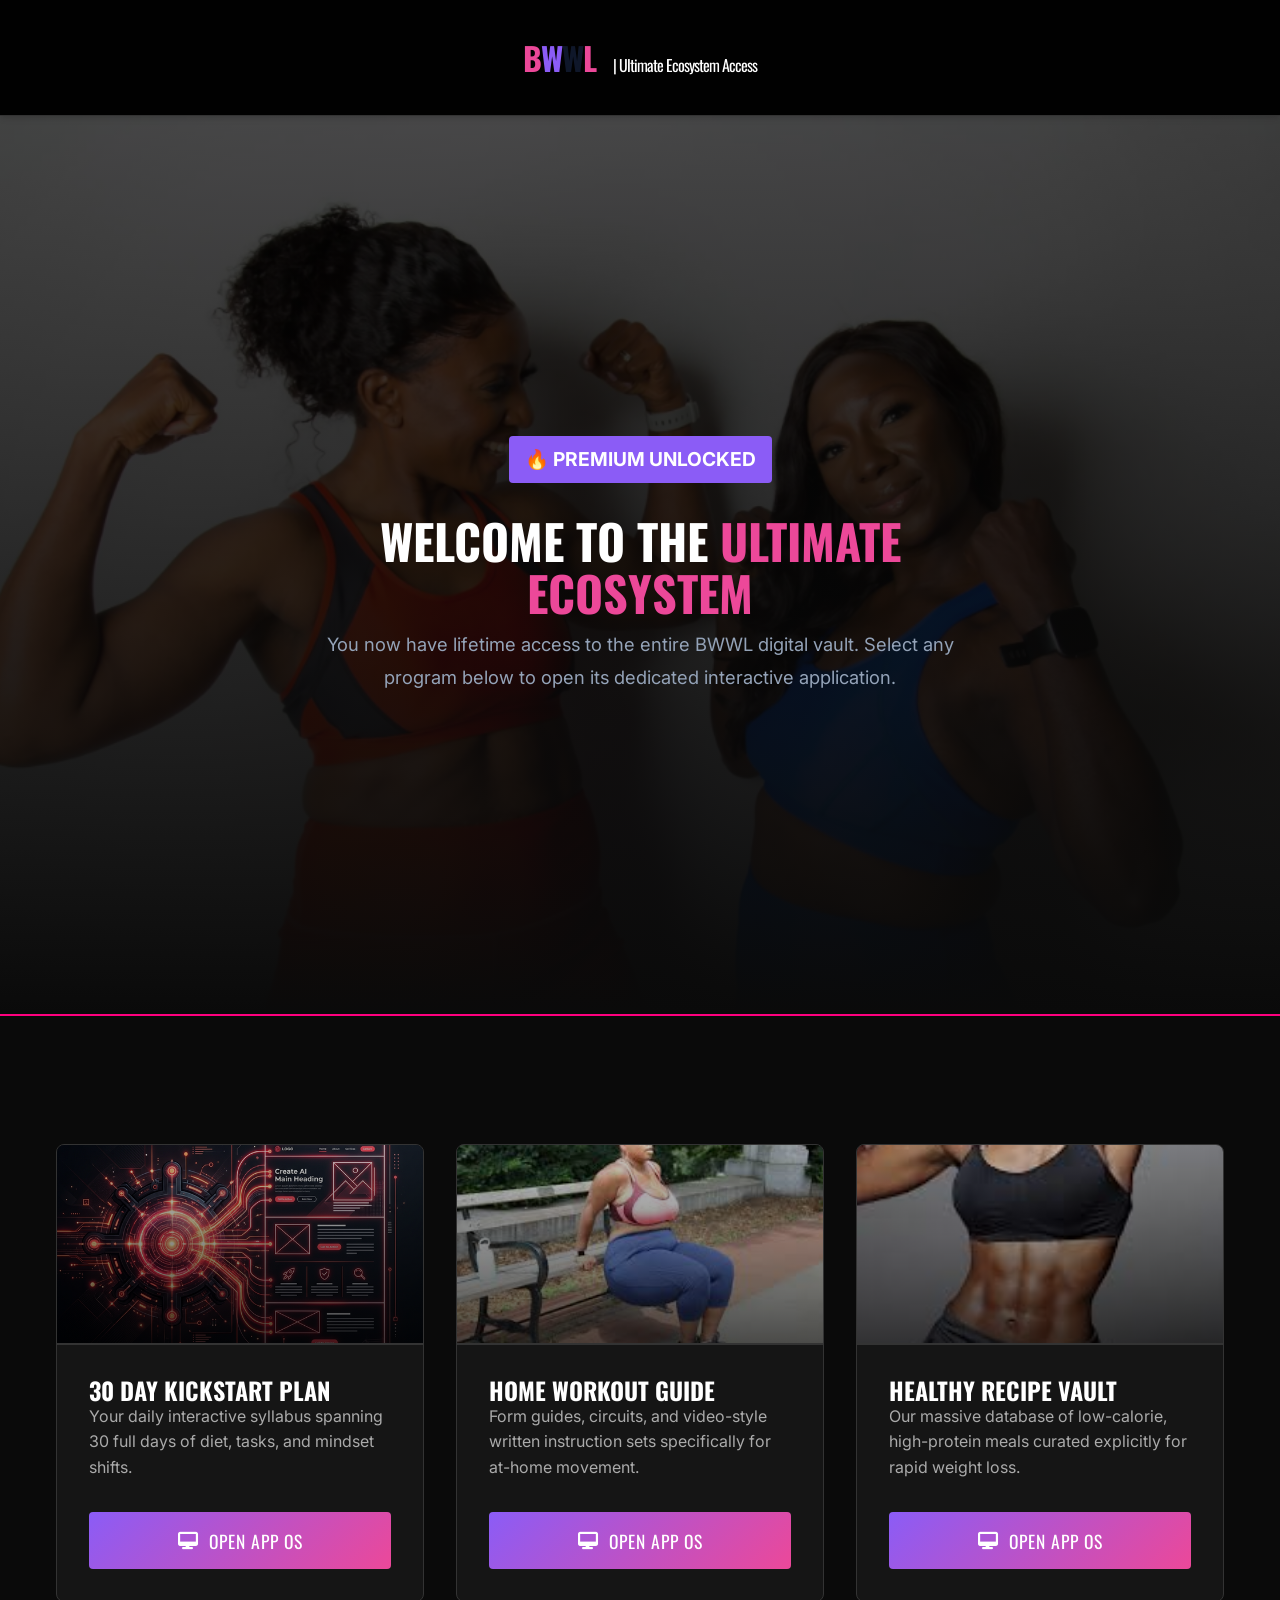
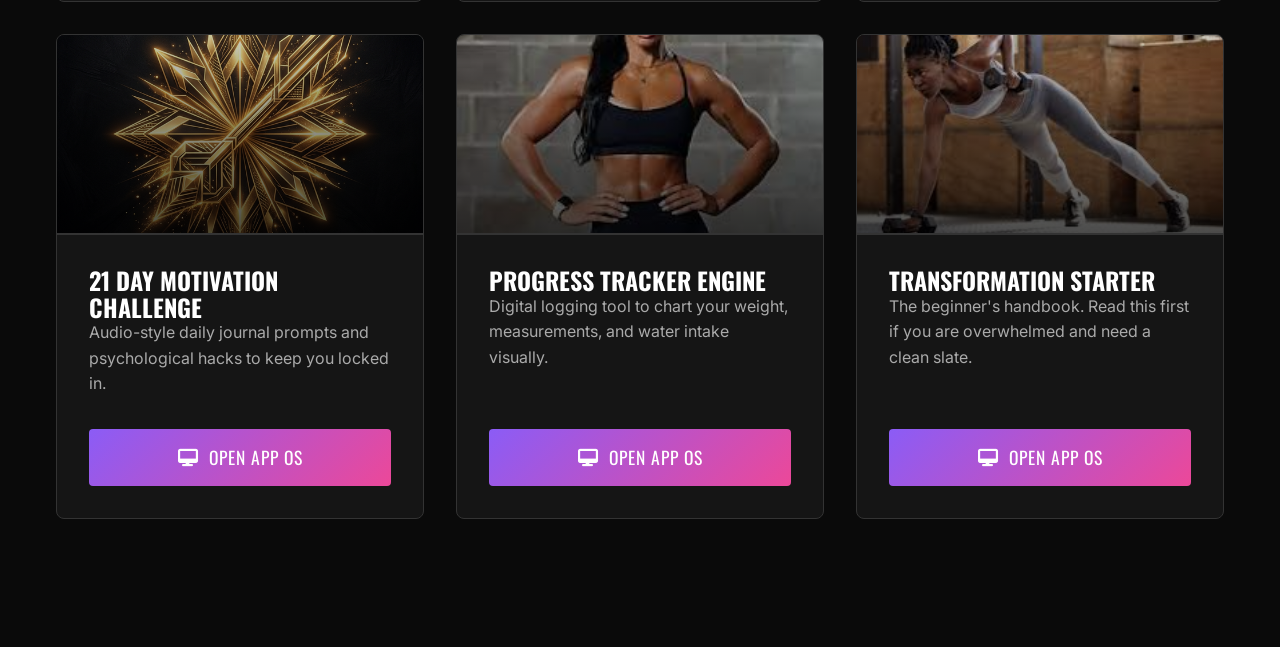
<file: app-master-access.html>
<!DOCTYPE html>
<html lang="en">

<head>
    <meta charset="UTF-8">
    <meta name="viewport" content="width=device-width, initial-scale=1.0">
    <meta name="robots" content="noindex, nofollow">
    <title>Ultimate Ecosystem Access | BWWL</title>
    <!-- Fitness / Energetic Fonts -->
    <link rel="preconnect" href="https://fonts.googleapis.com">
    <link rel="preconnect" href="https://fonts.gstatic.com" crossorigin>
    <link
        href="https://fonts.googleapis.com/css2?family=Oswald:wght@400;600;700&family=Inter:wght@400;600;800&display=swap"
        rel="stylesheet">
    <link rel="stylesheet" href="https://cdnjs.cloudflare.com/ajax/libs/font-awesome/6.4.0/css/all.min.css">
    <link rel="stylesheet" href="styles.css">
    <!-- Google tag (gtag.js) -->
    <script async src="https://www.googletagmanager.com/gtag/js?id=G-XNCWHEHB6D"></script>
    <script>
      window.dataLayer = window.dataLayer || [];
      function gtag(){dataLayer.push(arguments);}
      gtag('js', new Date());

      gtag('config', 'G-XNCWHEHB6D');
    </script>
    <style>
        body {
            background: #0a0a0a;
            color: #fff;
        }

        .hero {
            padding: 4rem 1rem;
            border-bottom: 2px solid #FF007F;
        }

        .hero-title {
            font-size: 3rem;
            text-transform: uppercase;
            margin-bottom: 0.5rem;
        }

        .product-card {
            background: #151515;
            border: 1px solid #333;
            transition: 0.3s;
            height: 100%;
            display: flex;
            flex-direction: column;
            border-radius: 8px;
            overflow: hidden;
        }

        .product-card:hover {
            border-color: #FF007F;
            transform: translateY(-5px);
            box-shadow: 0 10px 20px rgba(255, 0, 127, 0.2);
        }

        .card-img {
            height: 200px;
            background-size: cover;
            background-position: center;
            border-bottom: 2px solid #333;
        }

        .card-body {
            padding: 2rem;
            display: flex;
            flex-direction: column;
            flex-grow: 1;
        }

        .card-title {
            font-family: 'Oswald', sans-serif;
            font-size: 1.5rem;
            margin-top: 0;
            color: #fff;
            text-transform: uppercase;
        }

        .card-desc {
            color: #aaa;
            flex-grow: 1;
            margin-bottom: 2rem;
        }
    </style>
</head>

<body>

    <header class="navbar"
        style="background: rgba(0,0,0,0.9); border-bottom: 1px solid #333; position: sticky; top:0; z-index: 100;">
        <div class="nav-container" style="justify-content: center; padding: 1rem;">
            <a href="index.html" class="logo" style="text-decoration: none;">
                <span class="text-pink">B</span><span class="text-purple">W</span>W<span class="text-pink">L</span>
                <span style="font-size: 1rem; color: #fff; margin-left: 10px; font-weight: 400;">| Ultimate Ecosystem
                    Access</span>
            </a>
        </div>
    </header>

    <section class="hero text-center"
        style="background-image: linear-gradient(rgba(0,0,0,0.7), rgba(10,10,10,1)), url('assets/hero.png'); background-size: cover; background-position: top;">
        <div class="container" style="max-width: 800px; margin: 0 auto;">
            <div class="badge bg-purple mb-3" style="font-size: 1.2rem; padding: 8px 16px;">🔥 Premium Unlocked</div>
            <h1 class="hero-title text-white">Welcome to the <span class="text-pink">Ultimate Ecosystem</span></h1>
            <p class="lead-text text-muted">You now have lifetime access to the entire BWWL digital vault. Select any
                program below to open its dedicated interactive application.</p>
        </div>
    </section>

    <section class="section">
        <div class="container" style="max-width: 1200px; margin: 0 auto; padding: 2rem 1rem;">
            <div class="grid-3 gap-3">

                <div class="product-card">
                    <div class="card-img"
                        style="background-image: linear-gradient(rgba(0,0,0,0.2), rgba(0,0,0,0.7)), url('assets/course_graphic_ai_1773148513228.png');">
                    </div>
                    <div class="card-body">
                        <h3 class="card-title">30 Day Kickstart Plan</h3>
                        <p class="card-desc">Your daily interactive syllabus spanning 30 full days of diet, tasks, and
                            mindset shifts.</p>
                        <a href="app-kickstart-30.html" class="btn btn-primary w-100" target="_blank"><i
                                class="fas fa-desktop"></i> Open App OS</a>
                    </div>
                </div>

                <div class="product-card">
                    <div class="card-img"
                        style="background-image: linear-gradient(rgba(0,0,0,0.2), rgba(0,0,0,0.7)), url('assets/BW2.jpg');">
                    </div>
                    <div class="card-body">
                        <h3 class="card-title">Home Workout Guide</h3>
                        <p class="card-desc">Form guides, circuits, and video-style written instruction sets
                            specifically for at-home movement.</p>
                        <a href="app-home-workout.html" class="btn btn-primary w-100" target="_blank"><i
                                class="fas fa-desktop"></i> Open App OS</a>
                    </div>
                </div>

                <div class="product-card">
                    <div class="card-img"
                        style="background-image: linear-gradient(rgba(0,0,0,0.2), rgba(0,0,0,0.7)), url('assets/BW3.jpg');">
                    </div>
                    <div class="card-body">
                        <h3 class="card-title">Healthy Recipe Vault</h3>
                        <p class="card-desc">Our massive database of low-calorie, high-protein meals curated explicitly
                            for rapid weight loss.</p>
                        <a href="app-recipe-guide.html" class="btn btn-primary w-100" target="_blank"><i
                                class="fas fa-desktop"></i> Open App OS</a>
                    </div>
                </div>

                <div class="product-card">
                    <div class="card-img"
                        style="background-image: linear-gradient(rgba(0,0,0,0.2), rgba(0,0,0,0.7)), url('assets/course_graphic_mindset_1773148497034.png');">
                    </div>
                    <div class="card-body">
                        <h3 class="card-title">21 Day Motivation Challenge</h3>
                        <p class="card-desc">Audio-style daily journal prompts and psychological hacks to keep you
                            locked in.</p>
                        <a href="app-21-day-challenge.html" class="btn btn-primary w-100" target="_blank"><i
                                class="fas fa-desktop"></i> Open App OS</a>
                    </div>
                </div>

                <div class="product-card">
                    <div class="card-img"
                        style="background-image: linear-gradient(rgba(0,0,0,0.2), rgba(0,0,0,0.7)), url('assets/workout2.png');">
                    </div>
                    <div class="card-body">
                        <h3 class="card-title">Progress Tracker Engine</h3>
                        <p class="card-desc">Digital logging tool to chart your weight, measurements, and water intake
                            visually.</p>
                        <a href="app-progress-tracker.html" class="btn btn-primary w-100" target="_blank"><i
                                class="fas fa-desktop"></i> Open App OS</a>
                    </div>
                </div>

                <div class="product-card">
                    <div class="card-img"
                        style="background-image: linear-gradient(rgba(0,0,0,0.2), rgba(0,0,0,0.7)), url('assets/workout1.png');">
                    </div>
                    <div class="card-body">
                        <h3 class="card-title">Transformation Starter</h3>
                        <p class="card-desc">The beginner's handbook. Read this first if you are overwhelmed and need a
                            clean slate.</p>
                        <a href="app-starter-guide.html" class="btn btn-primary w-100" target="_blank"><i
                                class="fas fa-desktop"></i> Open App OS</a>
                    </div>
                </div>

            </div>
        </div>
    </section>
</body>

</html>
</file>
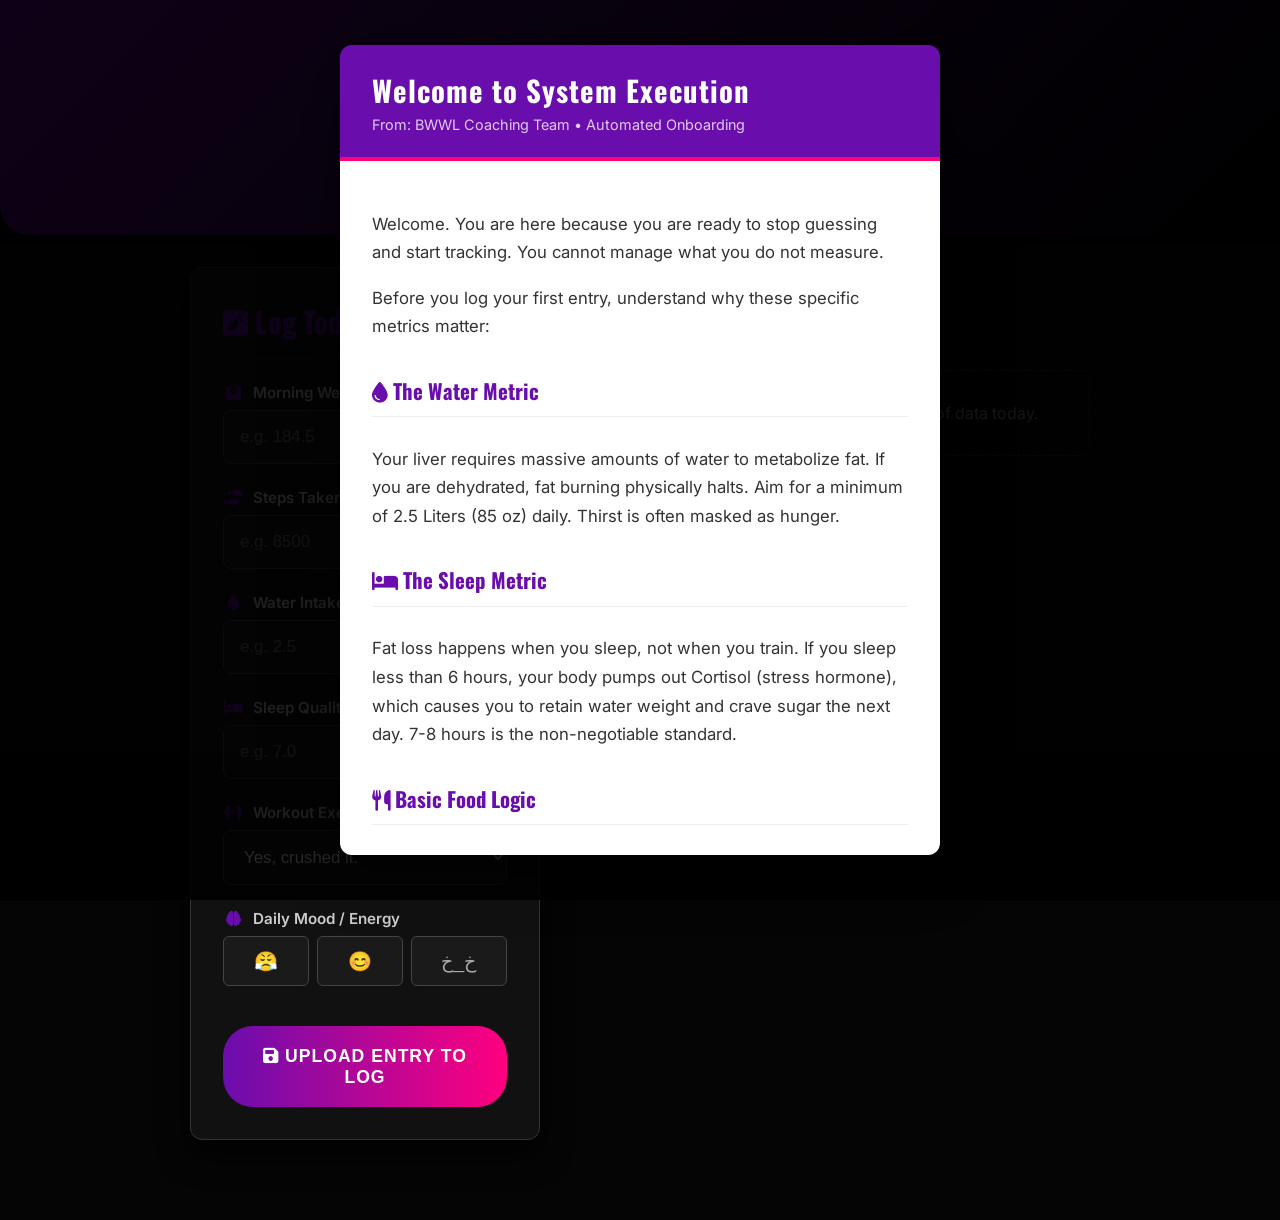
<file: app-progress-tracker.html>
<!DOCTYPE html>
<html lang="en">

<head>
    <meta charset="UTF-8">
    <meta name="viewport" content="width=device-width, initial-scale=1.0">
    <meta name="robots" content="noindex, nofollow">
    <title>Progress Logbook OS | BWWL</title>
    <link
        href="https://fonts.googleapis.com/css2?family=Oswald:wght@400;600;700&family=Inter:wght@400;600;800&display=swap"
        rel="stylesheet">
    <link rel="stylesheet" href="https://cdnjs.cloudflare.com/ajax/libs/font-awesome/6.4.0/css/all.min.css">
    <!-- Google tag (gtag.js) -->
    <script async src="https://www.googletagmanager.com/gtag/js?id=G-XNCWHEHB6D"></script>
    <script>
      window.dataLayer = window.dataLayer || [];
      function gtag(){dataLayer.push(arguments);}
      gtag('js', new Date());

      gtag('config', 'G-XNCWHEHB6D');
    </script>
    <style>
        body {
            margin: 0;
            background: #050505;
            color: #fff;
            font-family: 'Inter', sans-serif;
            padding-bottom: 3rem;
        }

        .hero {
            background: linear-gradient(135deg, rgba(106, 13, 173, 0.9), rgba(0, 0, 0, 0.9));
            padding: 4rem 1rem 3rem;
            text-align: center;
            border-radius: 0 0 30px 30px;
            position: relative;
        }

        .hero h1 {
            font-family: 'Oswald', sans-serif;
            font-size: 3rem;
            margin: 0;
            text-transform: uppercase;
            letter-spacing: 1px;
            color: #fff;
            text-shadow: 2px 2px 10px rgba(0, 0, 0, 0.8);
        }

        .hero p {
            max-width: 600px;
            margin: 10px auto 0;
            font-size: 1.1rem;
            color: #ddd;
        }

        .container {
            max-width: 900px;
            margin: 0 auto;
            padding: 2rem 1rem;
            display: grid;
            grid-template-columns: 1fr;
            gap: 2rem;
        }

        @media(min-width: 768px) {
            .container {
                grid-template-columns: 350px 1fr;
            }
        }

        /* The Input Form */
        .log-panel {
            background: #111;
            border: 1px solid #333;
            border-radius: 12px;
            padding: 2rem;
            box-shadow: 0 15px 30px rgba(0, 0, 0, 0.8);
            height: fit-content;
            position: sticky;
            top: 2rem;
        }

        .log-panel h2 {
            font-family: 'Oswald', sans-serif;
            font-size: 1.8rem;
            margin-top: 0;
            color: #6A0DAD;
            border-bottom: 1px solid #222;
            padding-bottom: 1rem;
        }

        .form-group {
            margin-bottom: 1.5rem;
        }

        .form-group label {
            display: flex;
            align-items: center;
            gap: 10px;
            margin-bottom: 0.5rem;
            color: #ccc;
            font-weight: 600;
            font-size: 0.95rem;
        }

        .form-group label i {
            color: #6A0DAD;
            width: 20px;
            text-align: center;
        }

        .form-control {
            width: 100%;
            box-sizing: border-box;
            background: #1a1a1a;
            border: 1px solid #444;
            color: #fff;
            padding: 1rem;
            border-radius: 8px;
            font-size: 1.05rem;
            transition: 0.2s;
        }

        .form-control:focus {
            outline: none;
            border-color: #FF007F;
            background: #222;
        }

        .mood-selector {
            display: flex;
            gap: 0.5rem;
            justify-content: space-between;
        }

        .mood-btn {
            flex-grow: 1;
            background: #1a1a1a;
            border: 1px solid #444;
            color: #aaa;
            padding: 0.8rem 0;
            border-radius: 6px;
            cursor: pointer;
            font-size: 1.2rem;
            transition: 0.2s;
        }

        .mood-btn.active {
            background: rgba(106, 13, 173, 0.2);
            border-color: #6A0DAD;
            color: #fff;
            transform: scale(1.05);
        }

        .btn-submit {
            width: 100%;
            background: linear-gradient(90deg, #6A0DAD, #FF007F);
            color: white;
            border: none;
            padding: 1.2rem;
            border-radius: 30px;
            font-weight: bold;
            font-size: 1.1rem;
            cursor: pointer;
            text-transform: uppercase;
            letter-spacing: 1px;
            transition: 0.3s;
            margin-top: 1rem;
        }

        .btn-submit:hover {
            transform: translateY(-2px);
            box-shadow: 0 10px 20px rgba(106, 13, 173, 0.4);
        }

        /* The History Feed */
        .history-feed {
            display: flex;
            flex-direction: column;
            gap: 1.5rem;
        }

        .history-header {
            font-family: 'Oswald', sans-serif;
            font-size: 2rem;
            margin: 0 0 1rem;
            color: #fff;
        }

        .entry-card {
            background: #151515;
            border-left: 4px solid #6A0DAD;
            border-radius: 8px;
            padding: 1.5rem;
            margin-bottom: 1rem;
            position: relative;
            animation: slideIn 0.4s ease;
            transition: 0.3s;
        }

        .entry-card:hover {
            transform: translateX(5px);
            border-color: #FF007F;
        }

        .entry-date {
            font-weight: bold;
            font-size: 1.2rem;
            color: #fff;
            margin-bottom: 1rem;
            display: flex;
            justify-content: space-between;
            align-items: center;
        }

        .entry-mood {
            font-size: 1.5rem;
        }

        .metrics-grid {
            display: grid;
            grid-template-columns: repeat(2, 1fr);
            gap: 1rem;
        }

        .metric {
            display: flex;
            align-items: center;
            gap: 10px;
            background: #222;
            padding: 0.8rem;
            border-radius: 6px;
            font-size: 1rem;
            color: #ddd;
        }

        .metric i {
            color: #FF007F;
            font-size: 1.2rem;
            width: 25px;
            text-align: center;
        }

        .metric.success i {
            color: #00FF00;
        }

        .metric.fail i {
            color: #FF003C;
        }

        /* Inbox / Onboarding Modal */
        #inbox-modal {
            position: fixed;
            top: 0;
            left: 0;
            width: 100%;
            height: 100%;
            background: rgba(0, 0, 0, 0.85);
            display: none;
            justify-content: center;
            align-items: center;
            z-index: 9999;
            padding: 1rem;
            box-sizing: border-box;
        }

        .email-content {
            background: #fff;
            color: #111;
            max-width: 600px;
            width: 100%;
            border-radius: 12px;
            overflow: hidden;
            box-shadow: 0 20px 50px rgba(0, 0, 0, 0.5);
            max-height: 90vh;
            overflow-y: auto;
        }

        .email-header {
            background: #6A0DAD;
            padding: 1.5rem 2rem;
            color: #fff;
            position: relative;
            border-bottom: 4px solid #FF007F;
        }

        .email-header h2 {
            margin: 0;
            font-family: 'Oswald', sans-serif;
            font-size: 1.8rem;
            letter-spacing: 1px;
        }

        .email-meta {
            font-size: 0.9rem;
            color: #e1cbf5;
            margin-top: 5px;
        }

        .email-body {
            padding: 2rem;
            line-height: 1.7;
            font-size: 1.05rem;
            color: #333;
        }

        .email-body h4 {
            color: #6A0DAD;
            font-family: 'Oswald', sans-serif;
            font-size: 1.3rem;
            margin-top: 2rem;
            border-bottom: 1px solid #eee;
            padding-bottom: 0.5rem;
        }

        .email-body ul {
            padding-left: 1.2rem;
        }

        .email-body li {
            margin-bottom: 0.5rem;
        }

        .btn-close-email {
            display: block;
            width: 100%;
            background: #111;
            color: #fff;
            text-align: center;
            padding: 1.2rem;
            text-decoration: none;
            font-weight: bold;
            letter-spacing: 1px;
            transition: 0.3s;
            border: none;
            cursor: pointer;
            font-size: 1.1rem;
        }

        .btn-close-email:hover {
            background: #FF007F;
        }

        @keyframes slideIn {
            from {
                opacity: 0;
                transform: translateX(-10px);
            }

            to {
                opacity: 1;
                transform: translateX(0);
            }
        }
    </style>
</head>

<body>

    <!-- Onboarding Email Modal -->
    <div id="inbox-modal">
        <div class="email-content">
            <div class="email-header">
                <h2>Welcome to System Execution</h2>
                <div class="email-meta">From: BWWL Coaching Team • Automated Onboarding</div>
            </div>
            <div class="email-body">
                <p>Welcome. You are here because you are ready to stop guessing and start tracking. You cannot manage
                    what you do not measure.</p>
                <p>Before you log your first entry, understand why these specific metrics matter:</p>

                <h4><i class="fas fa-tint"></i> The Water Metric</h4>
                <p>Your liver requires massive amounts of water to metabolize fat. If you are dehydrated, fat burning
                    physically halts. Aim for a minimum of 2.5 Liters (85 oz) daily. Thirst is often masked as hunger.
                </p>

                <h4><i class="fas fa-bed"></i> The Sleep Metric</h4>
                <p>Fat loss happens when you sleep, not when you train. If you sleep less than 6 hours, your body pumps
                    out Cortisol (stress hormone), which causes you to retain water weight and crave sugar the next day.
                    7-8 hours is the non-negotiable standard.</p>

                <h4><i class="fas fa-utensils"></i> Basic Food Logic</h4>
                <p>Fad diets fail because they ignore the law of thermodynamics. To lose fat, you must be in a Caloric
                    Deficit (burning more energy than you consume). Achieve this by prioritizing Protein (keeps you
                    full) and Vegetables (high volume, low calorie).</p>

                <h4><i class="fas fa-database"></i> How to use this Logbook</h4>
                <ul>
                    <li>Log your data every morning at the exact same time (after the bathroom, before breakfast).</li>
                    <li>Do not obsess over daily weight fluctuations. Track the 7-day average.</li>
                    <li>Be utterly honest. The data only judges your actions, not your worth.</li>
                </ul>

                <button class="btn-close-email" onclick="closeInbox()"><i class="fas fa-check"></i> I UNDERSTAND. LET'S
                    BEGIN.</button>
            </div>
        </div>
    </div>

    <div class="hero">
        <h1>Digital Command Log</h1>
        <p>Measure daily output. Identify friction points. Track your physical transformation via brutal honesty and
            data.</p>
    </div>

    <div class="container">

        <!-- Input Form -->
        <div class="log-panel">
            <h2><i class="fas fa-pen-square"></i> Log Today's Data</h2>

            <div class="form-group">
                <label><i class="fas fa-weight"></i> Morning Weight (lbs/kg)</label>
                <input type="number" step="0.1" id="log-weight" class="form-control" placeholder="e.g. 184.5">
            </div>

            <div class="form-group">
                <label><i class="fas fa-shoe-prints"></i> Steps Taken Yesterday</label>
                <input type="number" id="log-steps" class="form-control" placeholder="e.g. 8500">
            </div>

            <div class="form-group">
                <label><i class="fas fa-tint"></i> Water Intake (Liters)</label>
                <input type="number" step="0.1" id="log-water" class="form-control" placeholder="e.g. 2.5">
            </div>

            <div class="form-group">
                <label><i class="fas fa-bed"></i> Sleep Quality (Hours)</label>
                <input type="number" step="0.5" id="log-sleep" class="form-control" placeholder="e.g. 7.0">
            </div>

            <div class="form-group">
                <label><i class="fas fa-dumbbell"></i> Workout Executed?</label>
                <select id="log-workout" class="form-control">
                    <option value="Yes">Yes, crushed it.</option>
                    <option value="Rest">Active Rest Day.</option>
                    <option value="No">No, skipped it.</option>
                </select>
            </div>

            <div class="form-group">
                <label><i class="fas fa-brain"></i> Daily Mood / Energy</label>
                <div class="mood-selector" id="mood-selector">
                    <button class="mood-btn" onclick="setMood('😤', this)">😤</button>
                    <button class="mood-btn" onclick="setMood('😊', this)">😊</button>
                    <button class="mood-btn" onclick="setMood(' خ_خ', this)">خ_خ</button>
                </div>
            </div>

            <button class="btn-submit" onclick="saveEntry()"><i class="fas fa-save"></i> Upload Entry to Log</button>
        </div>

        <!-- History Feed -->
        <div class="history-feed">
            <h3 class="history-header">Log History</h3>
            <div id="feed-container">
                <!-- Entries injected via JS -->
            </div>
        </div>

    </div>

    <script>
        let selectedMood = '😊';

        function checkOnboarding() {
            const hasSeen = localStorage.getItem('bwwl_log_onboarded');
            if (!hasSeen) {
                document.getElementById('inbox-modal').style.display = 'flex';
            }
        }

        function closeInbox() {
            localStorage.setItem('bwwl_log_onboarded', 'true');
            document.getElementById('inbox-modal').style.display = 'none';
        }

        function setMood(mood, btnEl) {
            selectedMood = mood;
            document.querySelectorAll('.mood-btn').forEach(b => b.classList.remove('active'));
            btnEl.classList.add('active');
        }

        function saveEntry() {
            const weight = document.getElementById('log-weight').value;
            const steps = document.getElementById('log-steps').value;
            const water = document.getElementById('log-water').value;
            const sleep = document.getElementById('log-sleep').value;
            const workout = document.getElementById('log-workout').value;

            if (!weight || !steps || !water || !sleep) {
                alert("Please fill in all numerical fields to maintain accurate data.");
                return;
            }

            const today = new Date().toLocaleDateString('en-US', { weekday: 'short', month: 'short', day: 'numeric' });

            const entry = { date: today, weight, steps, water, sleep, workout, mood: selectedMood };

            let history = JSON.parse(localStorage.getItem('bwwl_tracker_os')) || [];
            history = history.filter(item => item.date !== today); // Prevent dupes, overwrite today
            history.unshift(entry); // Add to top

            localStorage.setItem('bwwl_tracker_os', JSON.stringify(history));

            // Visual reset
            document.getElementById('log-weight').value = '';
            document.getElementById('log-steps').value = '';
            document.getElementById('log-water').value = '';
            document.getElementById('log-sleep').value = '';
            document.querySelectorAll('.mood-btn').forEach(b => b.classList.remove('active'));

            renderFeed();

            // Scroll to feed on mobile
            if (window.innerWidth < 768) {
                document.querySelector('.history-header').scrollIntoView({ behavior: 'smooth', block: 'start' });
            }
        }

        function renderFeed() {
            const container = document.getElementById('feed-container');
            const history = JSON.parse(localStorage.getItem('bwwl_tracker_os')) || [];

            if (history.length === 0) {
                container.innerHTML = '<p style="color:#888; text-align:center; padding: 2rem; border: 1px dashed #333; border-radius: 8px;">Log is currently empty. Input your first set of data today.</p>';
                return;
            }

            let html = '';
            history.forEach((item, index) => {

                // Workout styling logic
                let workClass = 'metric';
                let workIcon = '<i class="fas fa-couch"></i>';
                if (item.workout === 'Yes') { workClass += ' success'; workIcon = '<i class="fas fa-check-circle"></i>'; }
                if (item.workout === 'No') { workClass += ' fail'; workIcon = '<i class="fas fa-times-circle"></i>'; }

                html += `
                <div class="entry-card" style="animation-delay: ${index * 0.1}s">
                    <div class="entry-date">${item.date} <span class="entry-mood">${item.mood}</span></div>
                    <div class="metrics-grid">
                        <div class="metric"><i class="fas fa-weight"></i> ${item.weight} lbs</div>
                        <div class="metric"><i class="fas fa-shoe-prints"></i> ${Number(item.steps).toLocaleString()} steps</div>
                        <div class="metric"><i class="fas fa-tint"></i> ${item.water} L</div>
                        <div class="metric"><i class="fas fa-bed"></i> ${item.sleep} hrs</div>
                        <div class="${workClass}" style="grid-column: span 2;">${workIcon} Workout: ${item.workout}</div>
                    </div>
                </div>
                `;
            });
            container.innerHTML = html;
        }

        // Initialize
        checkOnboarding();
        renderFeed();
    </script>
</body>

</html>
</file>
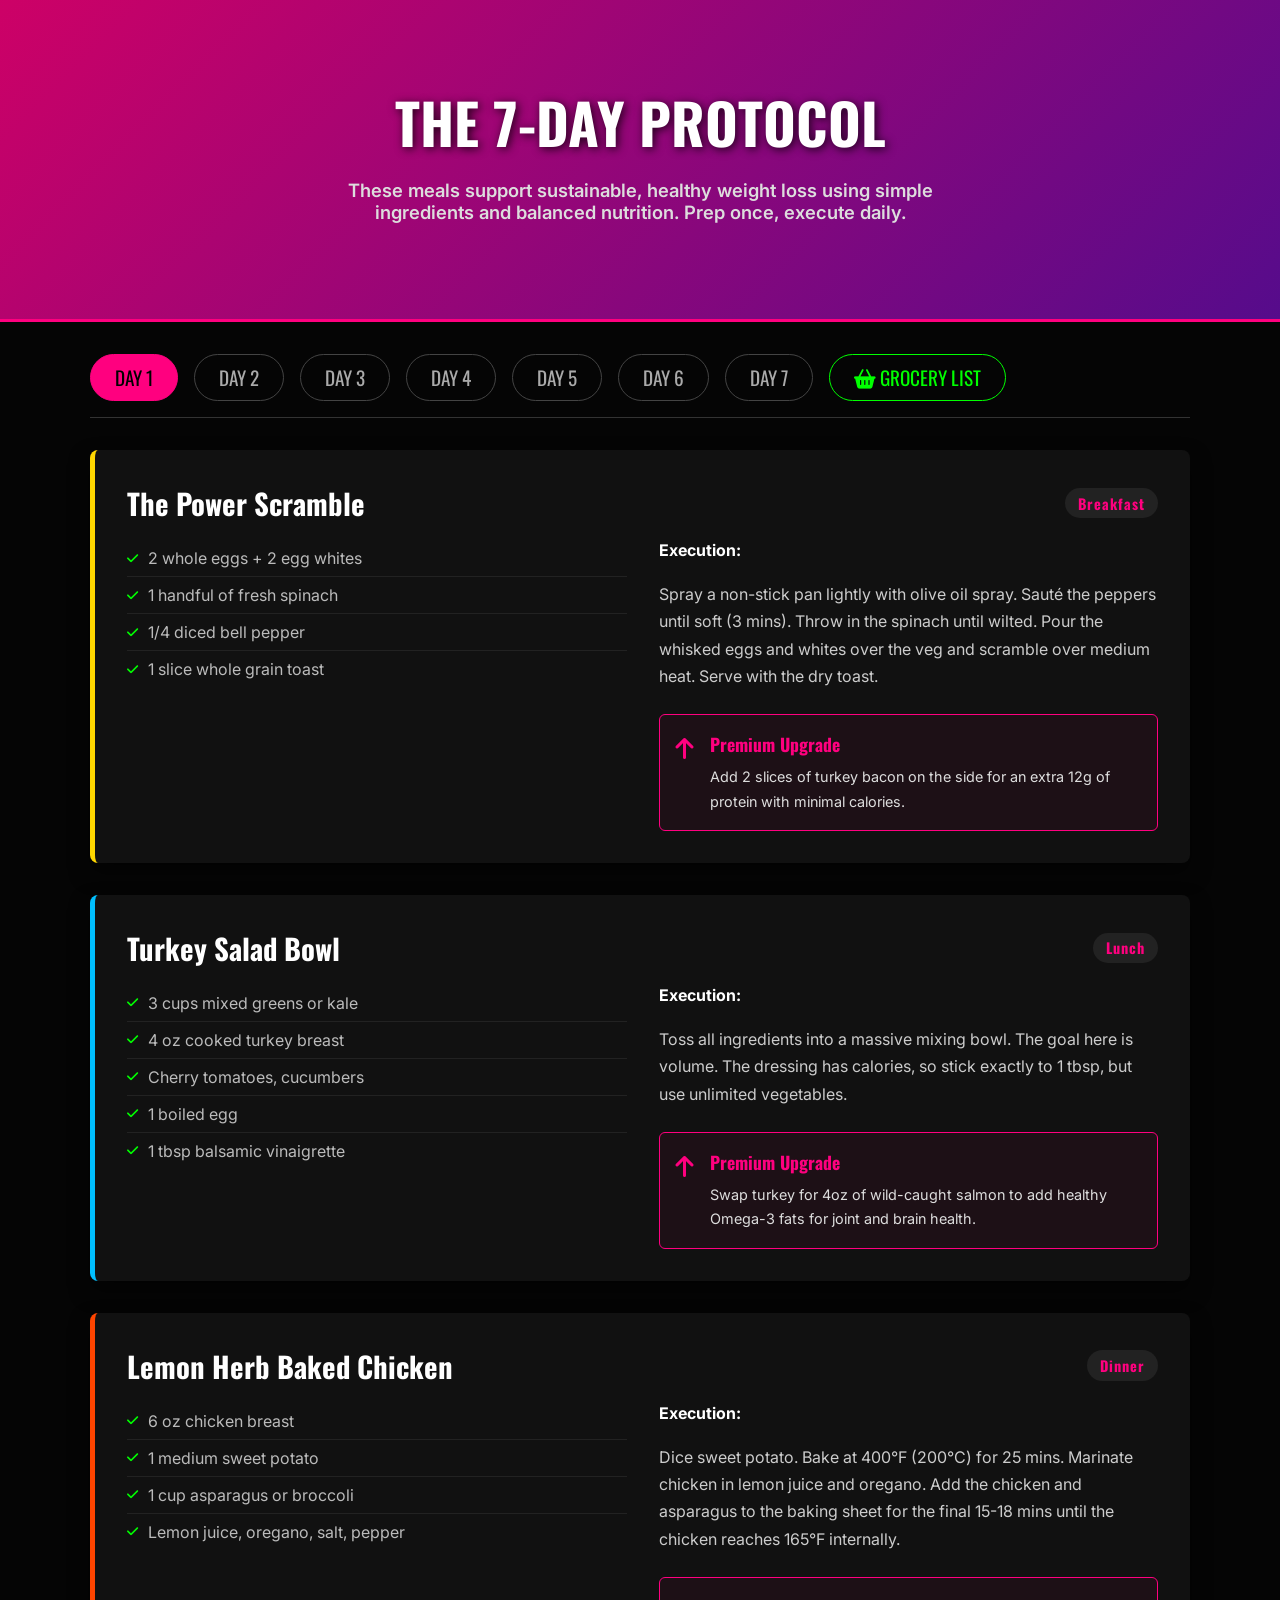
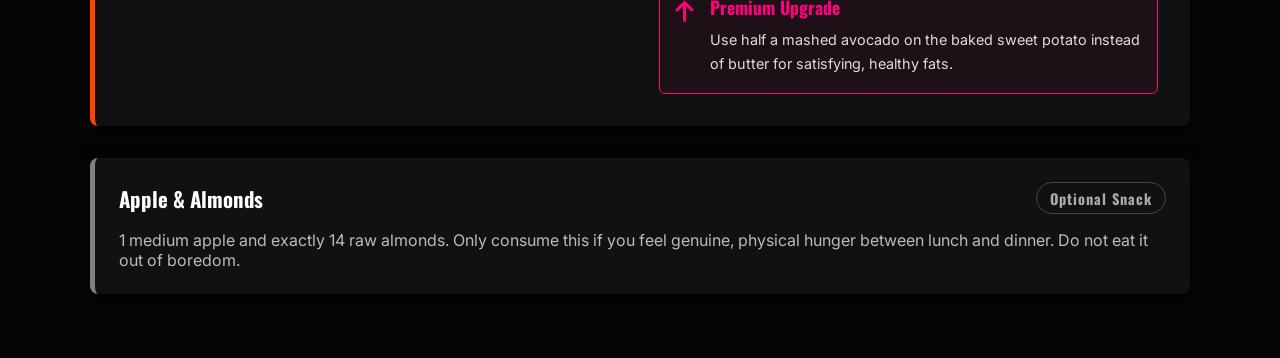
<file: app-recipe-guide.html>
<!DOCTYPE html>
<html lang="en">

<head>
    <meta charset="UTF-8">
    <meta name="viewport" content="width=device-width, initial-scale=1.0">
    <meta name="robots" content="noindex, nofollow">
    <title>7-Day Recipe Vault | BWWL</title>
    <link
        href="https://fonts.googleapis.com/css2?family=Oswald:wght@400;600;700&family=Inter:wght@400;600;800&display=swap"
        rel="stylesheet">
    <link rel="stylesheet" href="https://cdnjs.cloudflare.com/ajax/libs/font-awesome/6.4.0/css/all.min.css">
    <!-- Google tag (gtag.js) -->
    <script async src="https://www.googletagmanager.com/gtag/js?id=G-XNCWHEHB6D"></script>
    <script>
      window.dataLayer = window.dataLayer || [];
      function gtag(){dataLayer.push(arguments);}
      gtag('js', new Date());

      gtag('config', 'G-XNCWHEHB6D');
    </script>
    <style>
        body {
            margin: 0;
            padding: 0;
            background: #050505;
            color: #fff;
            font-family: 'Inter', sans-serif;
        }

        .hero {
            text-align: center;
            padding: 5rem 1rem;
            background: linear-gradient(135deg, rgba(255, 0, 127, 0.8), rgba(106, 13, 173, 0.8)), url('https://images.unsplash.com/photo-1490645935967-10de6ba17061?q=80&w=1200&auto=format&fit=crop');
            background-size: cover;
            background-position: center;
            border-bottom: 3px solid #FF007F;
        }

        .hero h1 {
            font-family: 'Oswald', sans-serif;
            font-size: 3.5rem;
            margin: 0;
            text-transform: uppercase;
            text-shadow: 2px 2px 10px rgba(0, 0, 0, 0.8);
        }

        .hero p {
            max-width: 600px;
            margin: 1rem auto;
            font-size: 1.15rem;
            color: #ddd;
            font-weight: 600;
        }

        .container {
            max-width: 1100px;
            margin: 0 auto;
            padding: 2rem 1rem;
        }

        .nav-tabs {
            display: flex;
            gap: 1rem;
            overflow-x: auto;
            padding-bottom: 1rem;
            margin-bottom: 2rem;
            border-bottom: 1px solid #333;
        }

        .tab-btn {
            background: transparent;
            border: 1px solid #444;
            color: #aaa;
            font-family: 'Oswald', sans-serif;
            font-size: 1.2rem;
            padding: 0.5rem 1.5rem;
            border-radius: 30px;
            cursor: pointer;
            transition: 0.3s;
            white-space: nowrap;
            text-transform: uppercase;
        }

        .tab-btn:hover {
            color: #fff;
            border-color: #888;
        }

        .tab-btn.active {
            background: #FF007F;
            color: #000;
            border-color: #FF007F;
        }

        .day-panel {
            display: none;
            animation: fadeIn 0.4s ease;
        }

        .day-panel.active {
            display: block;
        }

        .meal-card {
            background: #111;
            border-left: 5px solid #6A0DAD;
            border-radius: 8px;
            margin-bottom: 2rem;
            padding: 2rem;
            box-shadow: 0 10px 20px rgba(0, 0, 0, 0.5);
        }

        .meal-card h3 {
            font-family: 'Oswald', sans-serif;
            font-size: 1.8rem;
            margin: 0 0 1rem;
            color: #fff;
            display: flex;
            align-items: center;
            justify-content: space-between;
        }

        .meal-type {
            font-size: 0.9rem;
            background: #222;
            padding: 0.3rem 0.8rem;
            border-radius: 20px;
            color: #FF007F;
            letter-spacing: 1px;
        }

        .meal-content {
            display: grid;
            grid-template-columns: 1fr;
            gap: 2rem;
        }

        @media(min-width: 768px) {
            .meal-content {
                grid-template-columns: 1fr 1fr;
            }
        }

        .ingredients ul {
            list-style: none;
            padding: 0;
            margin: 0;
            color: #bbb;
        }

        .ingredients li {
            padding: 0.5rem 0;
            border-bottom: 1px solid #222;
            display: flex;
            align-items: center;
            gap: 10px;
        }

        .ingredients li::before {
            content: "\f00c";
            font-family: 'Font Awesome 5 Free';
            font-weight: 900;
            color: #00FF00;
            font-size: 0.8rem;
        }

        .ingredients li:last-child {
            border-bottom: none;
        }

        .instructions h4 {
            color: #fff;
            margin-top: 0;
        }

        .instructions p {
            color: #ccc;
            line-height: 1.7;
            margin-bottom: 1rem;
        }

        .upgrade-box {
            background: rgba(255, 0, 127, 0.05);
            border: 1px solid #FF007F;
            padding: 1rem;
            border-radius: 6px;
            margin-top: 1.5rem;
            display: flex;
            gap: 1rem;
            align-items: flex-start;
        }

        .upgrade-box i {
            color: #FF007F;
            font-size: 1.5rem;
            margin-top: 5px;
        }

        .upgrade-box h5 {
            margin: 0 0 0.5rem;
            font-family: 'Oswald', sans-serif;
            font-size: 1.1rem;
            color: #FF007F;
        }

        .upgrade-box p {
            margin: 0;
            font-size: 0.9rem;
            color: #ddd;
        }

        /* Shopping List */
        .shopping-list {
            background: #151515;
            padding: 3rem;
            border-radius: 12px;
            border: 1px solid #333;
            display: none;
        }

        .shopping-grid {
            display: grid;
            grid-template-columns: repeat(auto-fit, minmax(200px, 1fr));
            gap: 2rem;
            margin-top: 2rem;
        }

        .shop-cat h4 {
            color: #FF007F;
            font-family: 'Oswald', sans-serif;
            font-size: 1.4rem;
            border-bottom: 1px solid #333;
            padding-bottom: 0.5rem;
        }

        .shop-cat label {
            display: block;
            padding: 0.4rem 0;
            color: #ccc;
            font-size: 1rem;
            cursor: pointer;
        }

        .shop-cat input[type="checkbox"] {
            margin-right: 10px;
            accent-color: #FF007F;
            width: 16px;
            height: 16px;
        }

        @keyframes fadeIn {
            from {
                opacity: 0;
                transform: translateY(10px);
            }

            to {
                opacity: 1;
                transform: translateY(0);
            }
        }
    </style>
</head>

<body>

    <div class="hero">
        <h1>The 7-Day Protocol</h1>
        <p>These meals support sustainable, healthy weight loss using simple ingredients and balanced nutrition. Prep
            once, execute daily.</p>
    </div>

    <div class="container">

        <div class="nav-tabs" id="tabs">
            <button class="tab-btn active" onclick="showDay('day1', this)">Day 1</button>
            <button class="tab-btn" onclick="showDay('day2', this)">Day 2</button>
            <button class="tab-btn" onclick="showDay('day3', this)">Day 3</button>
            <button class="tab-btn" onclick="showDay('day4', this)">Day 4</button>
            <button class="tab-btn" onclick="showDay('day5', this)">Day 5</button>
            <button class="tab-btn" onclick="showDay('day6', this)">Day 6</button>
            <button class="tab-btn" onclick="showDay('day7', this)">Day 7</button>
            <button class="tab-btn" style="border-color:#00FF00; color:#00FF00;" onclick="showShoppingList(this)"><i
                    class="fas fa-shopping-basket"></i> Grocery List</button>
        </div>

        <!-- DAY 1 (And generic structure for demo sake) -->
        <div id="day1" class="day-panel active">

            <div class="meal-card" style="border-left-color: #FFD700;">
                <h3>The Power Scramble <span class="meal-type">Breakfast</span></h3>
                <div class="meal-content">
                    <div class="ingredients">
                        <ul id="d1b-list">
                            <li>2 whole eggs + 2 egg whites</li>
                            <li>1 handful of fresh spinach</li>
                            <li>1/4 diced bell pepper</li>
                            <li>1 slice whole grain toast</li>
                        </ul>
                    </div>
                    <div class="instructions">
                        <h4>Execution:</h4>
                        <p>Spray a non-stick pan lightly with olive oil spray. Sauté the peppers until soft (3 mins).
                            Throw in the spinach until wilted. Pour the whisked eggs and whites over the veg and
                            scramble over medium heat. Serve with the dry toast.</p>

                        <div class="upgrade-box">
                            <i class="fas fa-arrow-up"></i>
                            <div>
                                <h5>Premium Upgrade</h5>
                                <p>Add 2 slices of turkey bacon on the side for an extra 12g of protein with minimal
                                    calories.</p>
                            </div>
                        </div>
                    </div>
                </div>
            </div>

            <div class="meal-card" style="border-left-color: #00BFFF;">
                <h3>Turkey Salad Bowl <span class="meal-type">Lunch</span></h3>
                <div class="meal-content">
                    <div class="ingredients">
                        <ul>
                            <li>3 cups mixed greens or kale</li>
                            <li>4 oz cooked turkey breast</li>
                            <li>Cherry tomatoes, cucumbers</li>
                            <li>1 boiled egg</li>
                            <li>1 tbsp balsamic vinaigrette</li>
                        </ul>
                    </div>
                    <div class="instructions">
                        <h4>Execution:</h4>
                        <p>Toss all ingredients into a massive mixing bowl. The goal here is volume. The dressing has
                            calories, so stick exactly to 1 tbsp, but use unlimited vegetables.</p>

                        <div class="upgrade-box">
                            <i class="fas fa-arrow-up"></i>
                            <div>
                                <h5>Premium Upgrade</h5>
                                <p>Swap turkey for 4oz of wild-caught salmon to add healthy Omega-3 fats for joint and
                                    brain health.</p>
                            </div>
                        </div>
                    </div>
                </div>
            </div>

            <div class="meal-card" style="border-left-color: #FF4500;">
                <h3>Lemon Herb Baked Chicken <span class="meal-type">Dinner</span></h3>
                <div class="meal-content">
                    <div class="ingredients">
                        <ul>
                            <li>6 oz chicken breast</li>
                            <li>1 medium sweet potato</li>
                            <li>1 cup asparagus or broccoli</li>
                            <li>Lemon juice, oregano, salt, pepper</li>
                        </ul>
                    </div>
                    <div class="instructions">
                        <h4>Execution:</h4>
                        <p>Dice sweet potato. Bake at 400°F (200°C) for 25 mins. Marinate chicken in lemon juice and
                            oregano. Add the chicken and asparagus to the baking sheet for the final 15-18 mins until
                            the chicken reaches 165°F internally.</p>

                        <div class="upgrade-box">
                            <i class="fas fa-arrow-up"></i>
                            <div>
                                <h5>Premium Upgrade</h5>
                                <p>Use half a mashed avocado on the baked sweet potato instead of butter for satisfying,
                                    healthy fats.</p>
                            </div>
                        </div>
                    </div>
                </div>
            </div>

            <div class="meal-card" style="border-left-color: #808080; padding:1.5rem;">
                <h3 style="font-size: 1.3rem;">Apple & Almonds <span class="meal-type"
                        style="background:transparent; border:1px solid #444; color:#aaa;">Optional Snack</span></h3>
                <p style="margin-bottom:0; color:#bbb;">1 medium apple and exactly 14 raw almonds. Only consume this if
                    you feel genuine, physical hunger between lunch and dinner. Do not eat it out of boredom.</p>
            </div>

        </div>

        <!-- DAY 2 -->
        <div id="day2" class="day-panel">
            <h2 style="color:#FF007F; font-family:'Oswald', sans-serif;">Day 2: Sustained Energy</h2>
            <!-- Same structure repeated dynamically -->
            <div class="meal-card" style="border-left-color: #FFD700;">
                <h3>Overnight Protein Oats <span class="meal-type">Breakfast</span></h3>
                <div class="meal-content">
                    <div class="ingredients">
                        <ul>
                            <li>1/2 cup rolled oats</li>
                            <li>1/2 cup almond milk</li>
                            <li>1 scoop vanilla protein powder</li>
                            <li>1 tsp chia seeds</li>
                        </ul>
                    </div>
                    <div class="instructions">
                        <h4>Execution:</h4>
                        <p>Mix everything in a jar or Tupperware. Seal it and put it in the fridge overnight. Grab and
                            eat cold in the morning. Zero cooking time.</p>
                        <div class="upgrade-box"><i class="fas fa-arrow-up"></i>
                            <div>
                                <h5>Premium Upgrade</h5>
                                <p>Top with 1/4 cup of fresh raspberries in the morning for high-fiber antioxidants.</p>
                            </div>
                        </div>
                    </div>
                </div>
            </div>

            <div class="meal-card" style="border-left-color: #00BFFF;">
                <h3>Tuna Salad Wraps <span class="meal-type">Lunch</span></h3>
                <div class="meal-content">
                    <div class="ingredients">
                        <ul>
                            <li>1 can solid white tuna (in water)</li>
                            <li>1 tbsp greek yogurt (instead of mayo)</li>
                            <li>2 large lettuce or cabbage leaves</li>
                            <li>Diced celery and red onion</li>
                        </ul>
                    </div>
                    <div class="instructions">
                        <h4>Execution:</h4>
                        <p>Drain the tuna. Mix aggressively with greek yogurt, celery, and onion. Scoop the mixture into
                            the lettuce leaves and eat like tacos.</p>
                    </div>
                </div>
            </div>

            <div class="meal-card" style="border-left-color: #FF4500;">
                <h3>Quick Shrimp Stir-Fry <span class="meal-type">Dinner</span></h3>
                <div class="meal-content">
                    <div class="ingredients">
                        <ul>
                            <li>6 oz raw shrimp (peeled)</li>
                            <li>2 cups frozen mixed stir-fry veggies</li>
                            <li>1 tbsp low-sodium soy sauce</li>
                            <li>1/2 tsp sesame oil</li>
                        </ul>
                    </div>
                    <div class="instructions">
                        <h4>Execution:</h4>
                        <p>Cook the frozen veggies in a pan until warm. Push to the side. Add shrimp and cook 2 minutes
                            per side until pink. Mix together, turn off heat, and toss in soy sauce and sesame oil
                            immediately.</p>
                        <div class="upgrade-box"><i class="fas fa-arrow-up"></i>
                            <div>
                                <h5>Premium Upgrade</h5>
                                <p>Serve over 1/2 cup of cauliflower rice for massive volume without the carb crash.</p>
                            </div>
                        </div>
                    </div>
                </div>
            </div>
        </div>

        <!-- DAY 3 -->
        <div id="day3" class="day-panel">
            <h2 style="color:#FF007F; font-family:'Oswald', sans-serif;">Day 3: The Fat Burn Protocol</h2>

            <div class="meal-card" style="border-left-color: #FFD700;">
                <h3>Berry Protein Smoothie <span class="meal-type">Breakfast</span></h3>
                <div class="meal-content">
                    <div class="ingredients">
                        <ul>
                            <li>1 cup unsweetened almond milk</li>
                            <li>1 scoop vanilla protein powder</li>
                            <li>1 cup berries</li>
                            <li>1 handful spinach</li>
                            <li>1 tbsp chia seeds</li>
                        </ul>
                    </div>
                    <div class="instructions">
                        <h4>Execution:</h4>
                        <p>Blend everything together until smooth. The spinach adds micronutrients without altering the
                            sweet berry flavor. Perfect for a fast morning.</p>
                    </div>
                </div>
            </div>

            <div class="meal-card" style="border-left-color: #00BFFF;">
                <h3>Shrimp & Avocado Salad <span class="meal-type">Lunch</span></h3>
                <div class="meal-content">
                    <div class="ingredients">
                        <ul>
                            <li>4 oz cooked shrimp</li>
                            <li>3 cups mixed greens</li>
                            <li>1/2 avocado, diced</li>
                            <li>Cherry tomatoes & cucumbers</li>
                            <li>1 tbsp balsamic vinaigrette</li>
                        </ul>
                    </div>
                    <div class="instructions">
                        <h4>Execution:</h4>
                        <p>Toss greens, tomatoes, cucumbers and avocado. Top with the cooked shrimp. Drizzle with
                            balsamic just before eating to keep it crisp.</p>
                    </div>
                </div>
            </div>

            <div class="meal-card" style="border-left-color: #FF4500;">
                <h3>Turkey & Pepper Skillet <span class="meal-type">Dinner</span></h3>
                <div class="meal-content">
                    <div class="ingredients">
                        <ul>
                            <li>5 oz ground or sliced turkey breast</li>
                            <li>1 cup diced bell peppers</li>
                            <li>1/2 cup diced red onion</li>
                            <li>1 tbsp low-sodium soy sauce</li>
                        </ul>
                    </div>
                    <div class="instructions">
                        <h4>Execution:</h4>
                        <p>Sauté onions and peppers until soft. Add turkey and cook until browned. Toss with soy sauce
                            for a savory finish.</p>
                        <div class="upgrade-box">
                            <i class="fas fa-arrow-up"></i>
                            <div>
                                <h5>Premium Upgrade</h5>
                                <p>Serve over 1/2 roasted sweet potato for sustained evening energy.</p>
                            </div>
                        </div>
                    </div>
                </div>
            </div>
        </div>

        <!-- DAY 4 -->
        <div id="day4" class="day-panel">
            <h2 style="color:#FF007F; font-family:'Oswald', sans-serif;">Day 4: Digestive Reset</h2>

            <div class="meal-card" style="border-left-color: #FFD700;">
                <h3>Avocado Egg Toast <span class="meal-type">Breakfast</span></h3>
                <div class="meal-content">
                    <div class="ingredients">
                        <ul>
                            <li>2 whole eggs (fried or poached)</li>
                            <li>1 slice whole grain bread</li>
                            <li>1/4 mashed avocado</li>
                        </ul>
                    </div>
                    <div class="instructions">
                        <h4>Execution:</h4>
                        <p>Toast the bread. Mash the avocado with a pinch of salt and spread it. Top with the eggs
                            cooked to your preference.</p>
                    </div>
                </div>
            </div>

            <div class="meal-card" style="border-left-color: #00BFFF;">
                <h3>Lemon Chicken Greens <span class="meal-type">Lunch</span></h3>
                <div class="meal-content">
                    <div class="ingredients">
                        <ul>
                            <li>5 oz grilled chicken breast</li>
                            <li>3 cups spinach or mixed greens</li>
                            <li>10 raw almonds, crushed</li>
                            <li>Lemon juice & olive oil spray</li>
                        </ul>
                    </div>
                    <div class="instructions">
                        <h4>Execution:</h4>
                        <p>Slice the chicken over a massive bed of greens. Use a light spray of olive oil and heavy
                            squeeze of fresh lemon as the dressing. Top with crushed almonds for crunch.</p>
                    </div>
                </div>
            </div>

            <div class="meal-card" style="border-left-color: #FF4500;">
                <h3>Tuna Celery Boats <span class="meal-type">Dinner</span></h3>
                <div class="meal-content">
                    <div class="ingredients">
                        <ul>
                            <li>1 can tuna</li>
                            <li>1 tbsp plain Greek yogurt</li>
                            <li>4 large celery stalks</li>
                            <li>Red onion, diced</li>
                        </ul>
                    </div>
                    <div class="instructions">
                        <h4>Execution:</h4>
                        <p>Mix tuna, yogurt, and onion. Wash the celery stalks and load the tuna mix directly into the
                            natural curve of the celery for a massive crunch factor.</p>
                    </div>
                </div>
            </div>
        </div>

        <!-- DAY 5 -->
        <div id="day5" class="day-panel">
            <h2 style="color:#FF007F; font-family:'Oswald', sans-serif;">Day 5: High Protein Friday</h2>

            <div class="meal-card" style="border-left-color: #FFD700;">
                <h3>Apple Cinnamon Oats <span class="meal-type">Breakfast</span></h3>
                <div class="meal-content">
                    <div class="ingredients">
                        <ul>
                            <li>1/2 cup rolled oats</li>
                            <li>1/2 diced apple</li>
                            <li>1 scoop vanilla protein</li>
                            <li>1 cup water / almond milk</li>
                        </ul>
                    </div>
                    <div class="instructions">
                        <h4>Execution:</h4>
                        <p>Cook the oats. Stir in the protein powder quickly to prevent clumping. Top immediately with
                            diced crunchy apple segments.</p>
                    </div>
                </div>
            </div>

            <div class="meal-card" style="border-left-color: #00BFFF;">
                <h3>Spicy Shrimp Cups <span class="meal-type">Lunch</span></h3>
                <div class="meal-content">
                    <div class="ingredients">
                        <ul>
                            <li>5 oz cooked shrimp</li>
                            <li>4 large lettuce leaves</li>
                            <li>1/2 cup diced cucumber & peppers</li>
                            <li>Soy sauce and sesame oil dash</li>
                        </ul>
                    </div>
                    <div class="instructions">
                        <h4>Execution:</h4>
                        <p>Toss shrimp and veggies in the soy/sesame mix. Scoop generously into lettuce leaves. Messy
                            but high volume and extreme flavor.</p>
                    </div>
                </div>
            </div>

            <div class="meal-card" style="border-left-color: #FF4500;">
                <h3>Sweet Potato Chicken Hash <span class="meal-type">Dinner</span></h3>
                <div class="meal-content">
                    <div class="ingredients">
                        <ul>
                            <li>5 oz diced chicken breast</li>
                            <li>1 medium sweet potato, cubed</li>
                            <li>1 cup spinach</li>
                            <li>Olive oil spray</li>
                        </ul>
                    </div>
                    <div class="instructions">
                        <h4>Execution:</h4>
                        <p>Microwave sweet potato cubes for 3 minutes to soften. Then add to a hot pan with diced
                            chicken. Sauté until crispy. Stir in spinach at the end.</p>
                    </div>
                </div>
            </div>
        </div>

        <!-- DAY 6 -->
        <div id="day6" class="day-panel">
            <h2 style="color:#FF007F; font-family:'Oswald', sans-serif;">Day 6: The Weekend Start</h2>

            <div class="meal-card" style="border-left-color: #FFD700;">
                <h3>Tomato Spinach Omelet <span class="meal-type">Breakfast</span></h3>
                <div class="meal-content">
                    <div class="ingredients">
                        <ul>
                            <li>3 egg whites, 1 whole egg</li>
                            <li>1/2 cup cherry tomatoes</li>
                            <li>1 cup spinach</li>
                        </ul>
                    </div>
                    <div class="instructions">
                        <h4>Execution:</h4>
                        <p>Whisk eggs. Pour into a heated pan. Add halved tomatoes and spinach on one side, then fold
                            the eggs over. Slide onto plate.</p>
                    </div>
                </div>
            </div>

            <div class="meal-card" style="border-left-color: #00BFFF;">
                <h3>Turkey Protein Wrap <span class="meal-type">Lunch</span></h3>
                <div class="meal-content">
                    <div class="ingredients">
                        <ul>
                            <li>5 oz turkey breast</li>
                            <li>1 massive cabbage or lettuce leaf</li>
                            <li>Cucumber & tomato slices</li>
                        </ul>
                    </div>
                    <div class="instructions">
                        <h4>Execution:</h4>
                        <p>Lay out the massive leaf. Layer the turkey and veggies. Roll tightly and try to eat it
                            without making a mess! Zero carb wrap.</p>
                    </div>
                </div>
            </div>

            <div class="meal-card" style="border-left-color: #FF4500;">
                <h3>Sesame Glazed Chicken <span class="meal-type">Dinner</span></h3>
                <div class="meal-content">
                    <div class="ingredients">
                        <ul>
                            <li>6 oz chicken breast</li>
                            <li>1 cup asparagus or broccoli</li>
                            <li>Soy sauce & Sesame oil mix</li>
                        </ul>
                    </div>
                    <div class="instructions">
                        <h4>Execution:</h4>
                        <p>Pan sear the chicken and veggies together. In the final minute of cooking, pour over the soy
                            and sesame oil mix to create a sticky glaze.</p>
                    </div>
                </div>
            </div>
        </div>

        <!-- DAY 7 -->
        <div id="day7" class="day-panel">
            <h2 style="color:#FF007F; font-family:'Oswald', sans-serif;">Day 7: The Final Stretch</h2>

            <div class="meal-card" style="border-left-color: #FFD700;">
                <h3>Vanilla Chia Bowl <span class="meal-type">Breakfast</span></h3>
                <div class="meal-content">
                    <div class="ingredients">
                        <ul>
                            <li>2 tbsp chia seeds</li>
                            <li>1/2 cup almond milk</li>
                            <li>1 scoop vanilla protein</li>
                            <li>Berries for topping</li>
                        </ul>
                    </div>
                    <div class="instructions">
                        <h4>Execution:</h4>
                        <p>Mix chia, milk, and protein aggressively. Let sit for 10 minutes until it forms a thick
                            pudding. Top with fresh berries.</p>
                    </div>
                </div>
            </div>

            <div class="meal-card" style="border-left-color: #00BFFF;">
                <h3>Boiled Egg & Tuna Salad <span class="meal-type">Lunch</span></h3>
                <div class="meal-content">
                    <div class="ingredients">
                        <ul>
                            <li>1 can tuna</li>
                            <li>1 hard boiled egg, chopped</li>
                            <li>1 tbsp Greek yogurt</li>
                            <li>Bed of spinach</li>
                        </ul>
                    </div>
                    <div class="instructions">
                        <h4>Execution:</h4>
                        <p>Mix tuna, egg, and yogurt into a creamy high-protein salad. Serve it over a massive bed of
                            spinach. Keeps you full for hours.</p>
                    </div>
                </div>
            </div>

            <div class="meal-card" style="border-left-color: #FF4500;">
                <h3>The Cleanout Stir-Fry <span class="meal-type">Dinner</span></h3>
                <div class="meal-content">
                    <div class="ingredients">
                        <ul>
                            <li>3 oz chicken + 3 oz shrimp</li>
                            <li>Remaining Stir-fry mixed veg</li>
                            <li>Soy sauce</li>
                        </ul>
                    </div>
                    <div class="instructions">
                        <h4>Execution:</h4>
                        <p>Use whatever protein and veggies you have left in the fridge to ensure zero waste for the
                            week. High heat, fast toss, simple soy sauce seasoning.</p>
                    </div>
                </div>
            </div>
        </div>

        <!-- Shopping List -->
        <div id="shopping" class="shopping-list">
            <h2
                style="font-family:'Oswald', sans-serif; font-size:2.5rem; color:#fff; margin-top:0; border-bottom:2px solid #00FF00; padding-bottom:10px;">
                Master Grocery List</h2>
            <p style="color:#bbb; font-size:1.1rem;">Check off items as you walk through the store. This list covers the
                exact meals built for your 7-Day rotation.</p>

            <div class="shopping-grid">
                <div class="shop-cat">
                    <h4><i class="fas fa-leaf text-green"></i> Vegetables</h4>
                    <label><input type="checkbox"> Spinach / Kale (2 large bags)</label>
                    <label><input type="checkbox"> Bell Peppers (3 colors)</label>
                    <label><input type="checkbox"> Cherry Tomatoes</label>
                    <label><input type="checkbox"> Cucumbers</label>
                    <label><input type="checkbox"> Asparagus or Broccoli</label>
                    <label><input type="checkbox"> Red Onion & Celery</label>
                    <label><input type="checkbox"> Frozen Stir-Fry Veg Mix</label>
                </div>

                <div class="shop-cat">
                    <h4><i class="fas fa-drumstick-bite text-red"></i> Proteins</h4>
                    <label><input type="checkbox"> Eggs (1 dozen)</label>
                    <label><input type="checkbox"> Egg Whites (Carton)</label>
                    <label><input type="checkbox"> Chicken Breasts (2 lbs)</label>
                    <label><input type="checkbox"> Turkey Breast (Sliced or Ground)</label>
                    <label><input type="checkbox"> Raw Shrimp (Frozen bag)</label>
                    <label><input type="checkbox"> Canned Tuna (In water)</label>
                    <label><input type="checkbox"> Vanilla Protein Powder</label>
                    <label><input type="checkbox"> Plain Greek Yogurt (0%)</label>
                </div>

                <div class="shop-cat">
                    <h4><i class="fas fa-bread-slice text-yellow"></i> Carbs & Fats</h4>
                    <label><input type="checkbox"> Sweet Potatoes (3 medium)</label>
                    <label><input type="checkbox"> Rolled Oats</label>
                    <label><input type="checkbox"> Whole Grain Bread</label>
                    <label><input type="checkbox"> Avocado (2)</label>
                    <label><input type="checkbox"> Apples & Berries</label>
                    <label><input type="checkbox"> Raw Almonds</label>
                    <label><input type="checkbox"> Chia Seeds</label>
                </div>

                <div class="shop-cat">
                    <h4><i class="fas fa-pepper-hot text-orange"></i> Spices & Misc</h4>
                    <label><input type="checkbox"> Olive Oil / Cooking Spray</label>
                    <label><input type="checkbox"> Balsamic Vinaigrette (Low Cal)</label>
                    <label><input type="checkbox"> Low-Sodium Soy Sauce</label>
                    <label><input type="checkbox"> Sesame Oil</label>
                    <label><input type="checkbox"> Unsweetened Almond Milk</label>
                    <label><input type="checkbox"> Lemons</label>
                </div>
            </div>

            <button class="tab-btn"
                style="margin-top:2rem; width:100%; border-color:#FF007F; color:#FF007F; font-size:1.3rem; padding:1rem;"
                onclick="uncheckAll(this)">Clear Entire List</button>
        </div>

    </div>

    <script>
        function showDay(dayId, btn) {
            // Hide all panels
            document.querySelectorAll('.day-panel, .shopping-list').forEach(el => {
                el.style.display = 'none';
                el.classList.remove('active');
            });
            // Show target
            document.getElementById(dayId).style.display = 'block';
            setTimeout(() => document.getElementById(dayId).classList.add('active'), 10);

            // Update tabs
            document.querySelectorAll('.tab-btn').forEach(b => b.classList.remove('active'));
            btn.classList.add('active');
        }

        function showShoppingList(btn) {
            document.querySelectorAll('.day-panel').forEach(el => el.style.display = 'none');
            document.getElementById('shopping').style.display = 'block';

            document.querySelectorAll('.tab-btn').forEach(b => b.classList.remove('active'));
            btn.classList.add('active');
            btn.style.borderColor = '#00FF00';
            btn.style.color = '#000';
            btn.style.backgroundColor = '#00FF00';
        }

        function uncheckAll(btn) {
            document.querySelectorAll('input[type="checkbox"]').forEach(cb => cb.checked = false);
            btn.innerHTML = "List Cleared!";
            setTimeout(() => btn.innerHTML = "Clear Entire List", 2000);
        }

        // Save checkbox state locally
        const checkboxes = document.querySelectorAll('input[type="checkbox"]');

        checkboxes.forEach((cb, index) => {
            // Load state
            const saved = localStorage.getItem('bwwl_shop_' + index);
            if (saved === 'true') cb.checked = true;

            // Save state on click
            cb.addEventListener('change', () => {
                localStorage.setItem('bwwl_shop_' + index, cb.checked);
            });
        });
    </script>
</body>

</html>
</file>
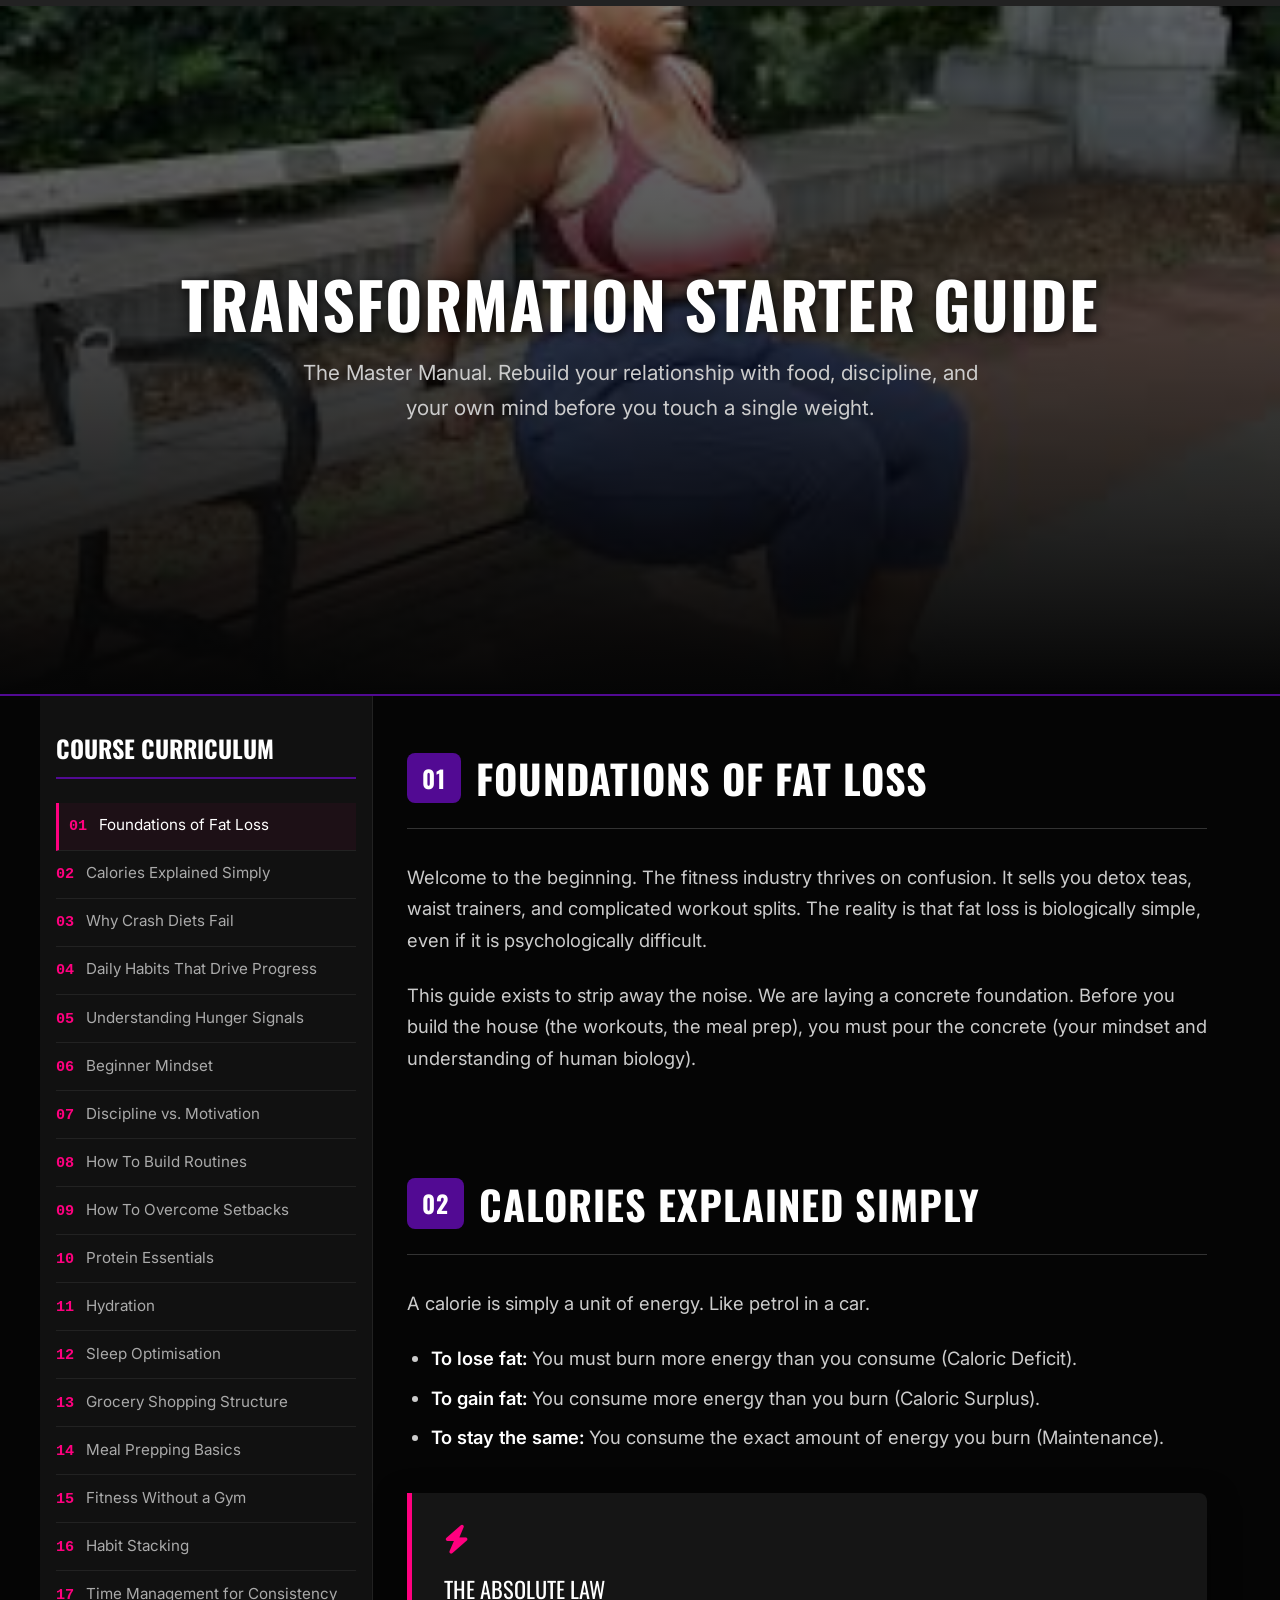
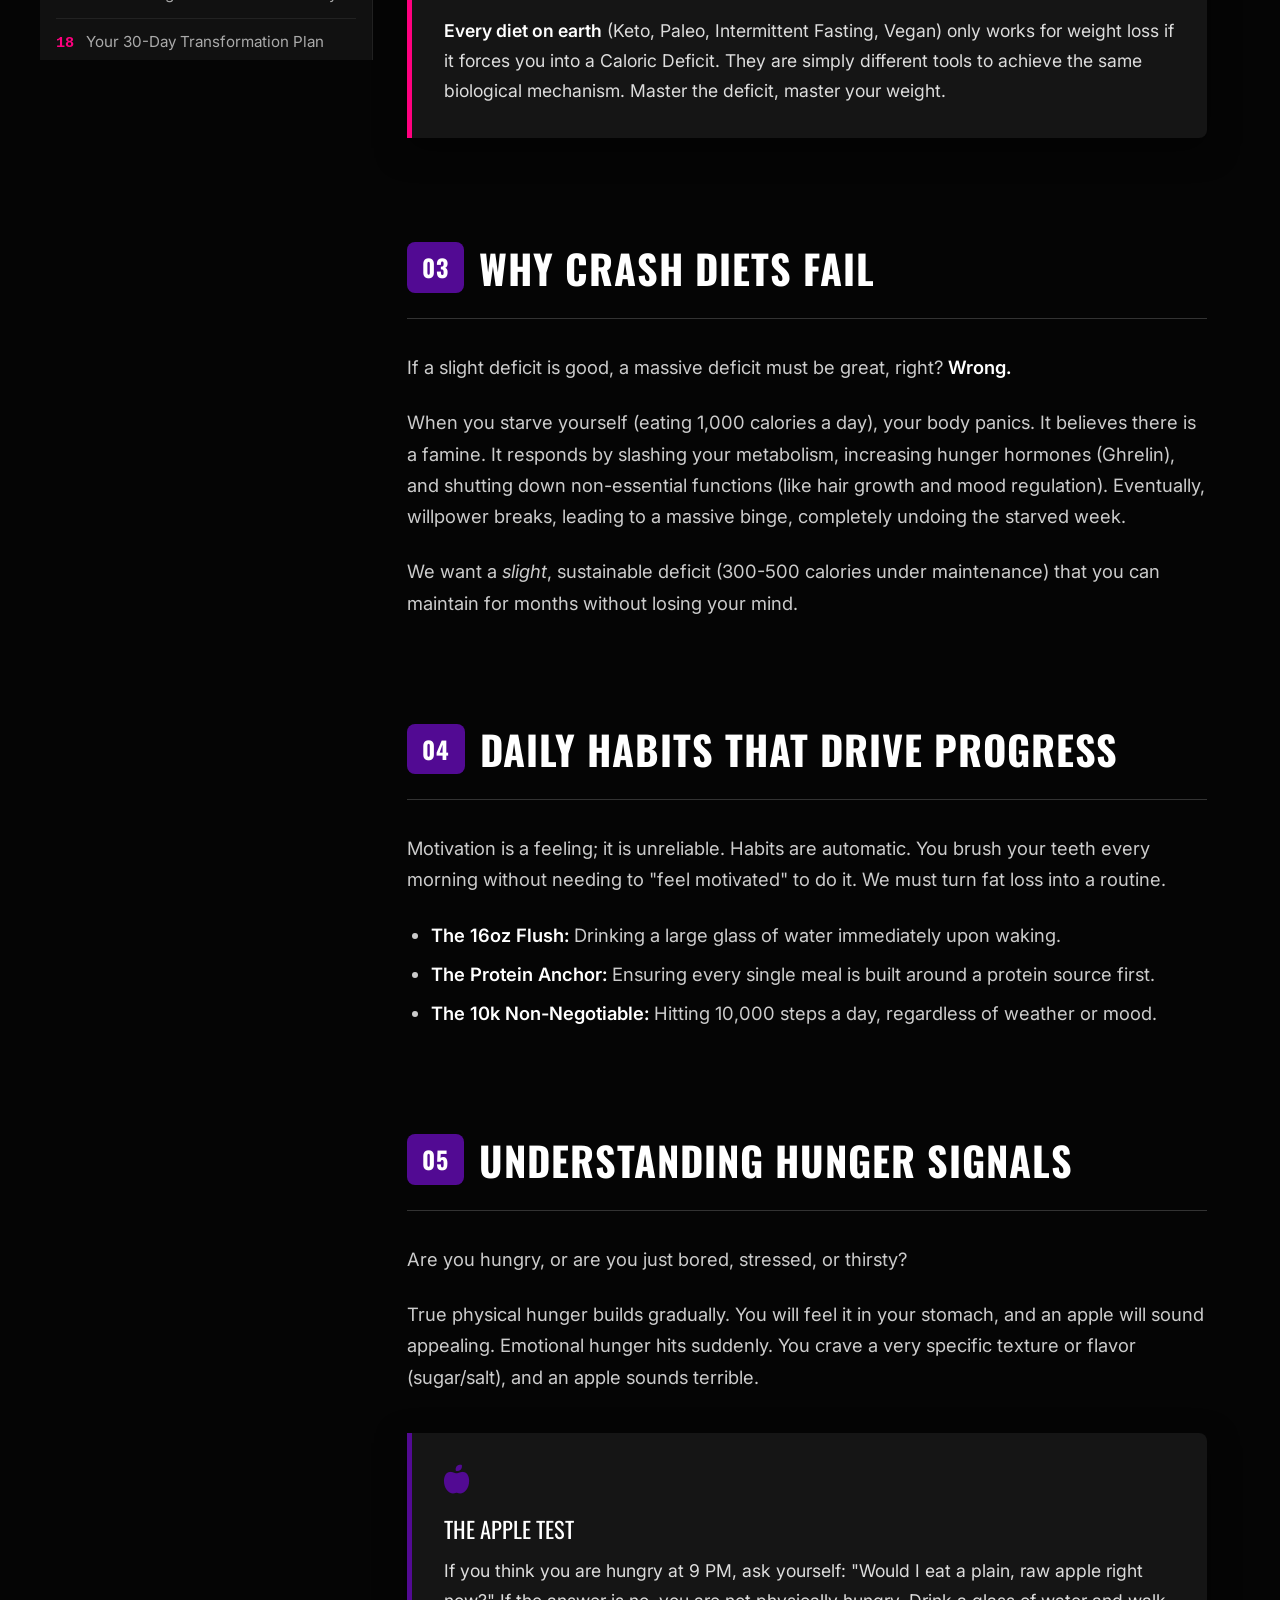
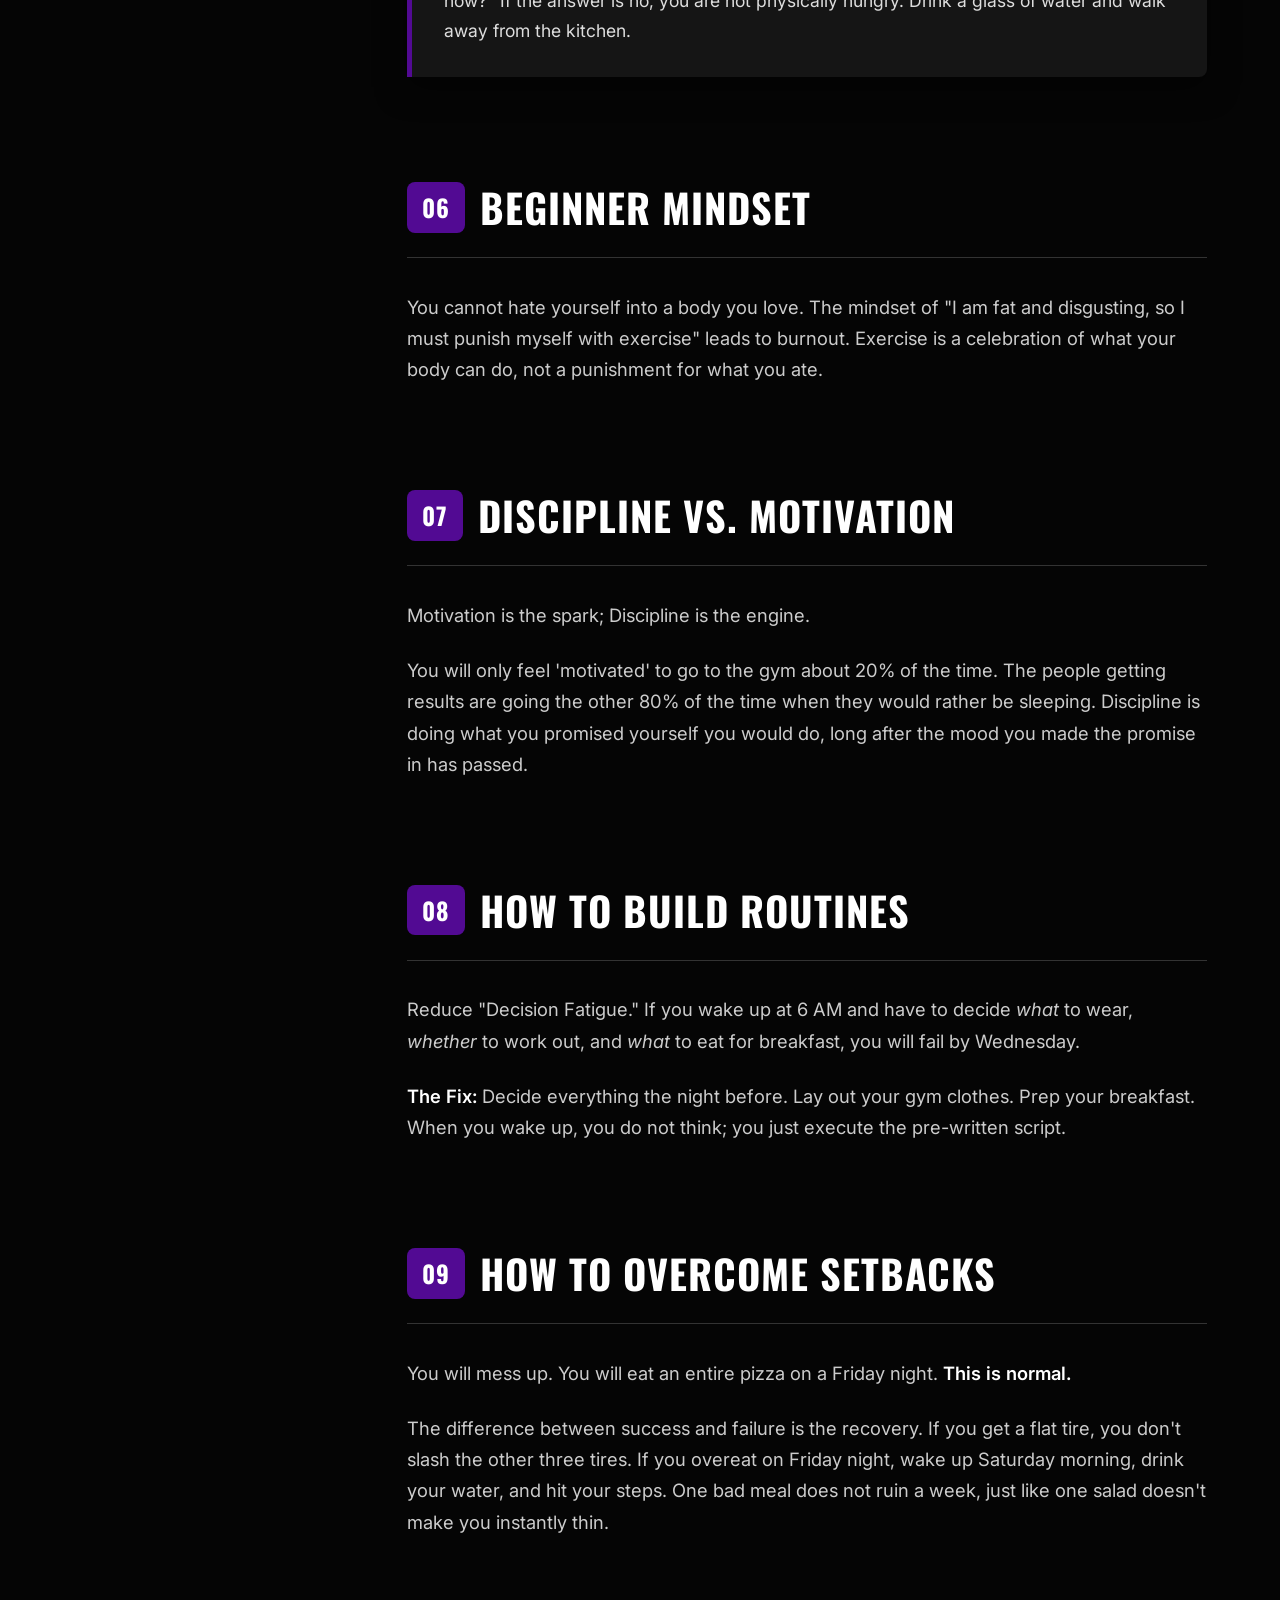
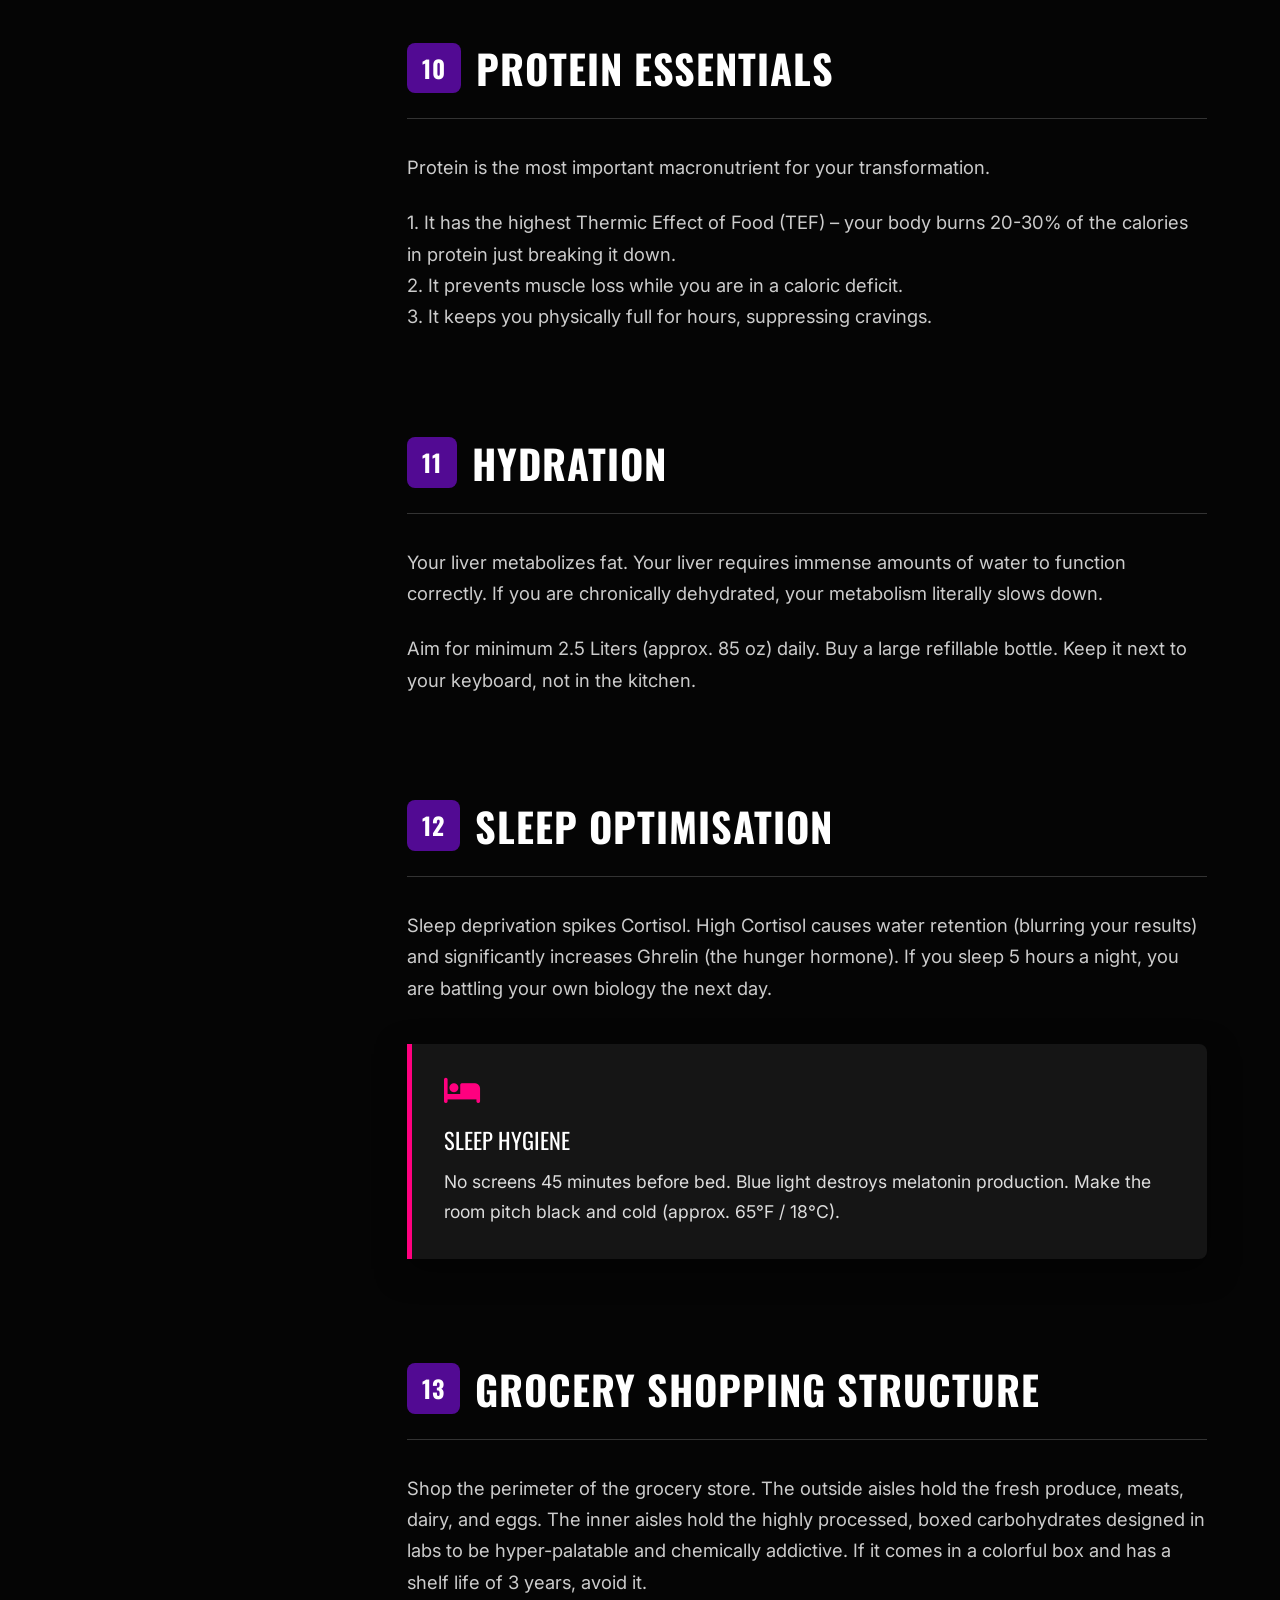
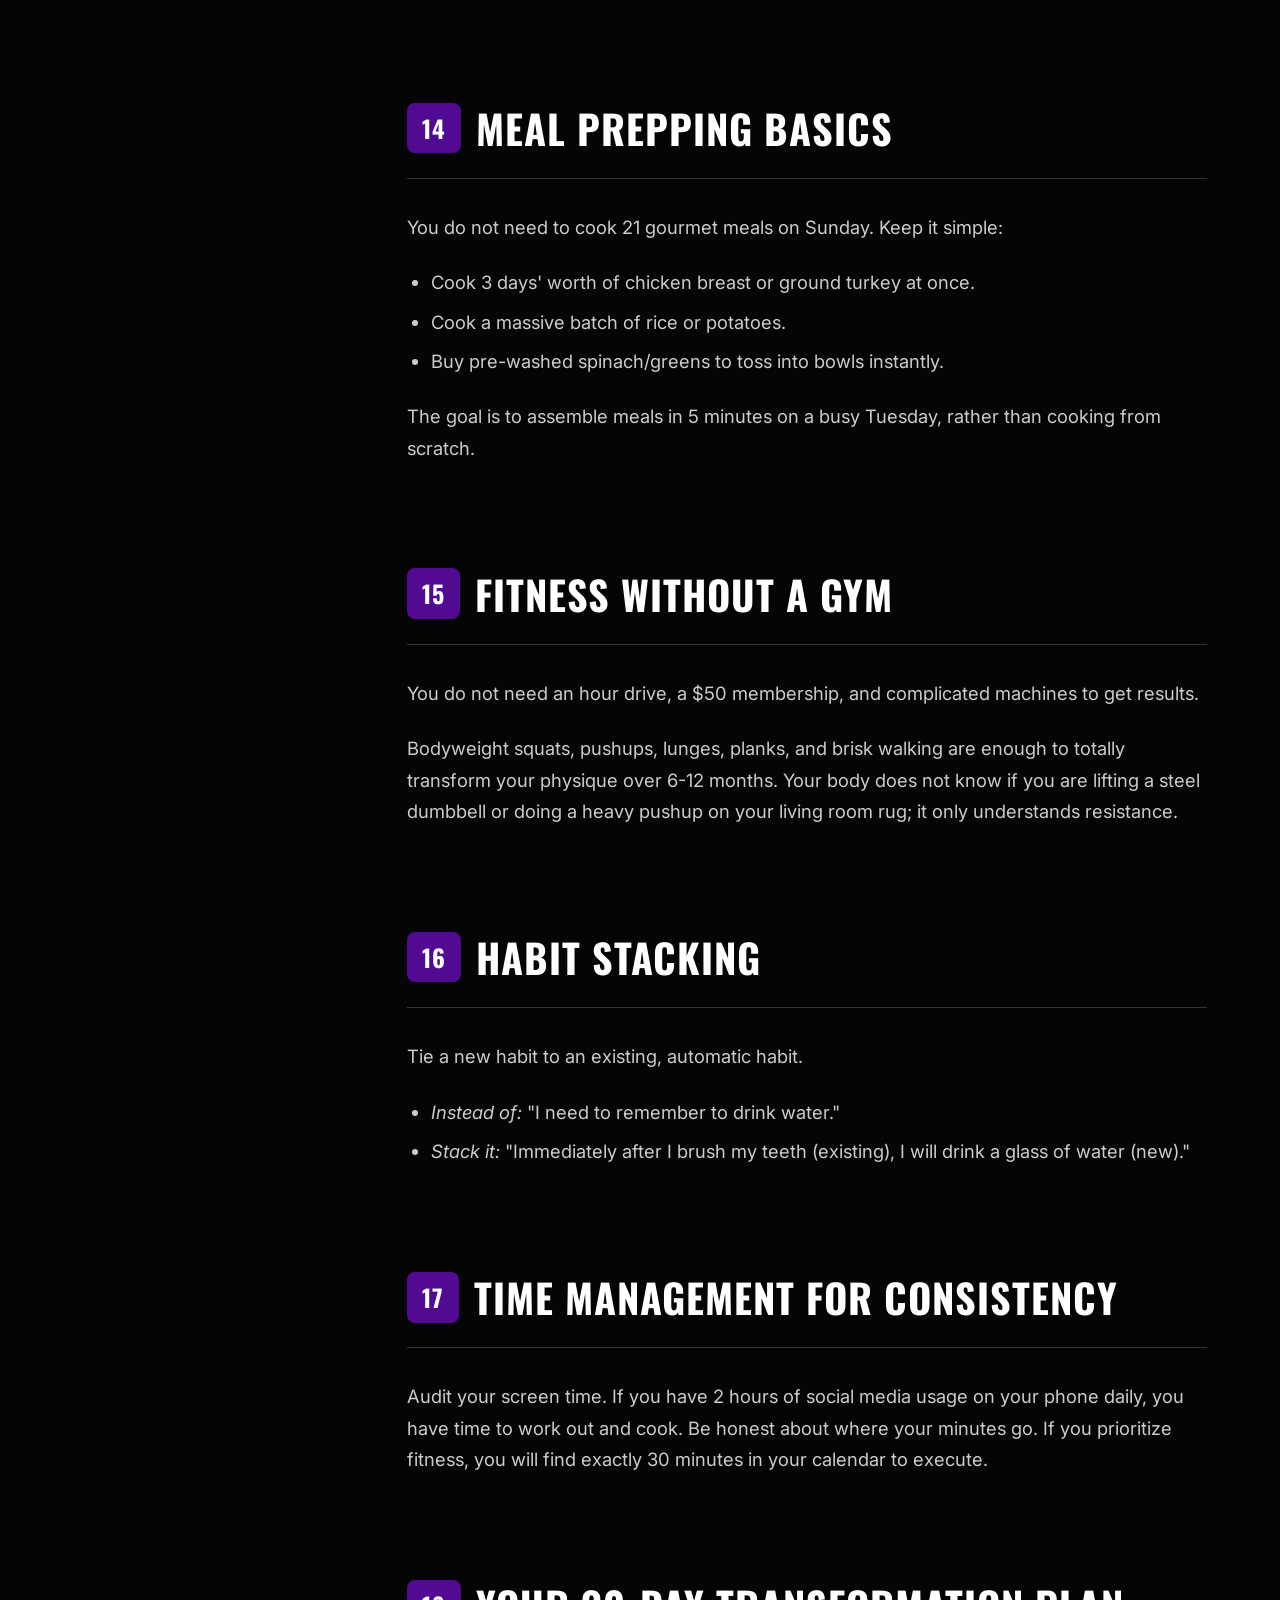
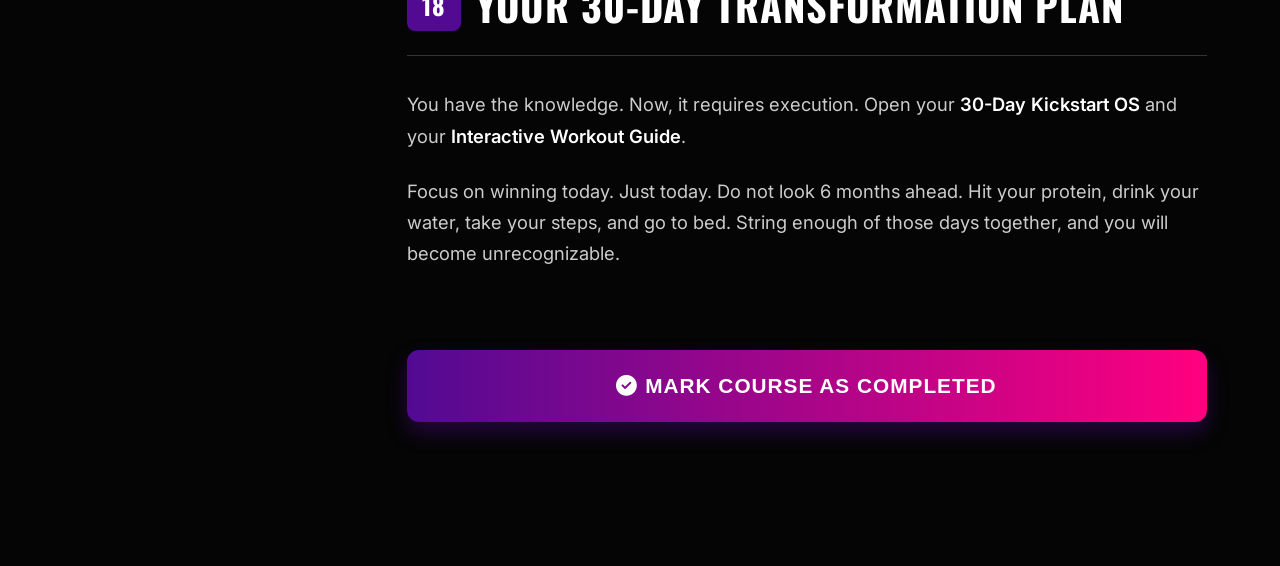
<file: app-starter-guide.html>
<!DOCTYPE html>
<html lang="en">

<head>
    <meta charset="UTF-8">
    <meta name="viewport" content="width=device-width, initial-scale=1.0">
    <meta name="robots" content="noindex, nofollow">
    <title>Transformation Starter Guide | BWWL</title>
    <link
        href="https://fonts.googleapis.com/css2?family=Oswald:wght@400;600;700&family=Inter:wght@400;600;800&display=swap"
        rel="stylesheet">
    <link rel="stylesheet" href="https://cdnjs.cloudflare.com/ajax/libs/font-awesome/6.4.0/css/all.min.css">
    <!-- Google tag (gtag.js) -->
    <script async src="https://www.googletagmanager.com/gtag/js?id=G-XNCWHEHB6D"></script>
    <script>
      window.dataLayer = window.dataLayer || [];
      function gtag(){dataLayer.push(arguments);}
      gtag('js', new Date());

      gtag('config', 'G-XNCWHEHB6D');
    </script>
    <style>
        body,
        html {
            margin: 0;
            padding: 0;
            font-family: 'Inter', sans-serif;
            background: #050505;
            color: #dedede;
            line-height: 1.7;
            scroll-behavior: smooth;
        }

        .hero {
            height: 70vh;
            background: linear-gradient(rgba(0, 0, 0, 0.5), rgba(5, 5, 5, 1)), url('assets/BW2.jpg');
            background-size: cover;
            background-position: center;
            display: flex;
            flex-direction: column;
            justify-content: center;
            align-items: center;
            text-align: center;
            padding: 2rem;
            border-bottom: 2px solid #520a93;
            position: relative;
        }

        .hero h1 {
            font-family: 'Oswald', sans-serif;
            font-size: 4rem;
            margin: 0 0 1rem 0;
            text-transform: uppercase;
            color: #fff;
            text-shadow: 2px 2px 10px rgba(0, 0, 0, 0.8);
            line-height: 1.1;
            letter-spacing: 1px;
        }

        .hero p {
            font-size: 1.3rem;
            color: #ccc;
            max-width: 700px;
            margin: 0;
        }

        /* Progress Bar */
        .reading-progress-container {
            position: fixed;
            top: 0;
            left: 0;
            width: 100%;
            height: 6px;
            background: #222;
            z-index: 1000;
        }

        .reading-progress-bar {
            height: 100%;
            background: linear-gradient(90deg, #FF007F, #6A0DAD);
            width: 0%;
            transition: width 0.1s;
            border-radius: 0 3px 3px 0;
        }

        /* Layout */
        .layout {
            display: flex;
            max-width: 1200px;
            margin: 0 auto;
            position: relative;
        }

        /* Sidebar Index */
        .sidebar {
            width: 300px;
            flex-shrink: 0;
            padding: 2rem 1rem;
            position: sticky;
            top: 0;
            height: 100vh;
            overflow-y: auto;
            background: #111;
            border-right: 1px solid #222;
            display: none;
        }

        @media(min-width: 900px) {
            .sidebar {
                display: block;
            }
        }

        /* Scrollbar styling for sidebar */
        .sidebar::-webkit-scrollbar {
            width: 6px;
        }

        .sidebar::-webkit-scrollbar-thumb {
            background: #333;
            border-radius: 3px;
        }

        .sidebar h3 {
            font-family: 'Oswald', sans-serif;
            font-size: 1.5rem;
            color: #fff;
            margin-top: 0;
            text-transform: uppercase;
            border-bottom: 2px solid #520a93;
            padding-bottom: 0.5rem;
            margin-bottom: 1.5rem;
        }

        .nav-link {
            display: block;
            color: #aaa;
            text-decoration: none;
            padding: 0.6rem 0;
            font-size: 0.95rem;
            border-bottom: 1px solid #222;
            transition: 0.2s;
            white-space: nowrap;
            overflow: hidden;
            text-overflow: ellipsis;
        }

        .nav-link:hover,
        .nav-link.active {
            color: #fff;
            padding-left: 10px;
            border-left: 3px solid #FF007F;
            background: rgba(255, 0, 127, 0.05);
        }

        .nav-link span {
            color: #FF007F;
            font-weight: bold;
            margin-right: 8px;
            font-family: monospace;
        }

        /* Main Content */
        .content {
            flex-grow: 1;
            max-width: 800px;
            padding: 3rem 2rem;
            margin: 0 auto;
        }

        .module {
            margin-bottom: 6rem;
            position: relative;
        }

        .module h2 {
            font-family: 'Oswald', sans-serif;
            font-size: 2.5rem;
            color: #fff;
            margin-top: 0;
            padding-bottom: 1rem;
            border-bottom: 1px solid #333;
            text-transform: uppercase;
            letter-spacing: 1px;
            display: flex;
            align-items: center;
            gap: 15px;
        }

        .module h2 .mod-num {
            background: #520a93;
            color: #fff;
            padding: 5px 15px;
            border-radius: 8px;
            font-size: 1.5rem;
        }

        p {
            font-size: 1.15rem;
            color: #ccc;
            margin-bottom: 1.5rem;
        }

        ul {
            font-size: 1.15rem;
            color: #ccc;
            padding-left: 1.5rem;
            margin-bottom: 1.5rem;
            line-height: 1.7;
        }

        li {
            margin-bottom: 0.5rem;
        }

        strong {
            color: #fff;
            font-weight: 600;
        }

        .callout {
            background: #151515;
            padding: 2rem;
            border-left: 5px solid #FF007F;
            border-radius: 0 8px 8px 0;
            margin: 2.5rem 0;
            font-size: 1.1rem;
            color: #ddd;
            box-shadow: 0 10px 30px rgba(0, 0, 0, 0.5);
        }

        .callout i {
            font-size: 1.8rem;
            margin-bottom: 1rem;
            display: block;
            color: #FF007F;
        }

        .callout-title {
            font-family: 'Oswald', sans-serif;
            font-size: 1.4rem;
            color: #fff;
            margin-bottom: 0.5rem;
            text-transform: uppercase;
        }

        .btn-finish {
            display: block;
            width: 100%;
            text-align: center;
            background: linear-gradient(90deg, #520a93, #FF007F);
            color: #fff;
            padding: 1.5rem;
            border-radius: 12px;
            font-weight: bold;
            font-size: 1.3rem;
            margin-top: 5rem;
            text-decoration: none;
            border: none;
            cursor: pointer;
            text-transform: uppercase;
            letter-spacing: 1px;
            transition: 0.3s;
            box-shadow: 0 10px 20px rgba(82, 10, 147, 0.4);
        }

        .btn-finish:hover {
            transform: translateY(-3px);
            box-shadow: 0 15px 30px rgba(255, 0, 127, 0.4);
        }

        /* Mobile Nav Toggle */
        .mobile-nav-toggle {
            display: none;
            position: fixed;
            bottom: 20px;
            right: 20px;
            background: #FF007F;
            color: #fff;
            border: none;
            width: 60px;
            height: 60px;
            border-radius: 50%;
            font-size: 1.5rem;
            box-shadow: 0 5px 15px rgba(0, 0, 0, 0.5);
            z-index: 2000;
            cursor: pointer;
        }

        @media(max-width: 899px) {
            .mobile-nav-toggle {
                display: block;
            }
        }

        .mobile-sidebar {
            position: fixed;
            top: 0;
            left: -100%;
            width: 80%;
            max-width: 350px;
            height: 100vh;
            background: #111;
            z-index: 1500;
            transition: left 0.3s ease;
            padding: 2rem 1rem;
            overflow-y: auto;
            border-right: 2px solid #FF007F;
        }

        .mobile-sidebar.open {
            left: 0;
        }

        .overlay {
            position: fixed;
            top: 0;
            left: 0;
            width: 100%;
            height: 100%;
            background: rgba(0, 0, 0, 0.8);
            z-index: 1400;
            display: none;
        }

        .overlay.open {
            display: block;
        }
    </style>
</head>

<body>

    <div class="reading-progress-container">
        <div class="reading-progress-bar" id="progressBar"></div>
    </div>

    <!-- Mobile Nav UI -->
    <button class="mobile-nav-toggle" onclick="toggleMobileNav()"><i class="fas fa-list-ul"></i></button>
    <div class="overlay" id="navOverlay" onclick="toggleMobileNav()"></div>
    <div class="mobile-sidebar" id="mobileSidebar">
        <!-- Cloned via JS -->
    </div>

    <div class="hero">
        <h1>Transformation Starter Guide</h1>
        <p>The Master Manual. Rebuild your relationship with food, discipline, and your own mind before you touch a
            single weight.</p>
    </div>

    <div class="layout">

        <!-- Desktop Sidebar -->
        <div class="sidebar" id="desktopSidebar">
            <h3>Course Curriculum</h3>
            <!-- Links injected below -->
        </div>

        <!-- Main Content Area -->
        <div class="content">

            <!-- MODULE 1 -->
            <div class="module" id="mod-1">
                <h2><span class="mod-num">01</span> Foundations of Fat Loss</h2>
                <p>Welcome to the beginning. The fitness industry thrives on confusion. It sells you detox teas, waist
                    trainers, and complicated workout splits. The reality is that fat loss is biologically simple, even
                    if it is psychologically difficult.</p>
                <p>This guide exists to strip away the noise. We are laying a concrete foundation. Before you build the
                    house (the workouts, the meal prep), you must pour the concrete (your mindset and understanding of
                    human biology).</p>
            </div>

            <!-- MODULE 2 -->
            <div class="module" id="mod-2">
                <h2><span class="mod-num">02</span> Calories Explained Simply</h2>
                <p>A calorie is simply a unit of energy. Like petrol in a car.</p>
                <ul>
                    <li><strong>To lose fat:</strong> You must burn more energy than you consume (Caloric Deficit).</li>
                    <li><strong>To gain fat:</strong> You consume more energy than you burn (Caloric Surplus).</li>
                    <li><strong>To stay the same:</strong> You consume the exact amount of energy you burn
                        (Maintenance).</li>
                </ul>
                <div class="callout">
                    <i class="fas fa-bolt"></i>
                    <div class="callout-title">The Absolute Law</div>
                    <strong>Every diet on earth</strong> (Keto, Paleo, Intermittent Fasting, Vegan) only works for
                    weight loss if it forces you into a Caloric Deficit. They are simply different tools to achieve the
                    same biological mechanism. Master the deficit, master your weight.
                </div>
            </div>

            <!-- MODULE 3 -->
            <div class="module" id="mod-3">
                <h2><span class="mod-num">03</span> Why Crash Diets Fail</h2>
                <p>If a slight deficit is good, a massive deficit must be great, right? <strong>Wrong.</strong></p>
                <p>When you starve yourself (eating 1,000 calories a day), your body panics. It believes there is a
                    famine. It responds by slashing your metabolism, increasing hunger hormones (Ghrelin), and shutting
                    down non-essential functions (like hair growth and mood regulation). Eventually, willpower breaks,
                    leading to a massive binge, completely undoing the starved week.</p>
                <p>We want a <em>slight</em>, sustainable deficit (300-500 calories under maintenance) that you can
                    maintain for months without losing your mind.</p>
            </div>

            <!-- MODULE 4 -->
            <div class="module" id="mod-4">
                <h2><span class="mod-num">04</span> Daily Habits That Drive Progress</h2>
                <p>Motivation is a feeling; it is unreliable. Habits are automatic. You brush your teeth every morning
                    without needing to "feel motivated" to do it. We must turn fat loss into a routine.</p>
                <ul>
                    <li><strong>The 16oz Flush:</strong> Drinking a large glass of water immediately upon waking.</li>
                    <li><strong>The Protein Anchor:</strong> Ensuring every single meal is built around a protein source
                        first.</li>
                    <li><strong>The 10k Non-Negotiable:</strong> Hitting 10,000 steps a day, regardless of weather or
                        mood.</li>
                </ul>
            </div>

            <!-- MODULE 5 -->
            <div class="module" id="mod-5">
                <h2><span class="mod-num">05</span> Understanding Hunger Signals</h2>
                <p>Are you hungry, or are you just bored, stressed, or thirsty?</p>
                <p>True physical hunger builds gradually. You will feel it in your stomach, and an apple will sound
                    appealing. Emotional hunger hits suddenly. You crave a very specific texture or flavor (sugar/salt),
                    and an apple sounds terrible.</p>
                <div class="callout" style="border-color:#520a93;">
                    <i class="fas fa-apple-alt" style="color:#520a93;"></i>
                    <div class="callout-title">The Apple Test</div>
                    If you think you are hungry at 9 PM, ask yourself: "Would I eat a plain, raw apple right now?" If
                    the answer is no, you are not physically hungry. Drink a glass of water and walk away from the
                    kitchen.
                </div>
            </div>

            <!-- MODULE 6 -->
            <div class="module" id="mod-6">
                <h2><span class="mod-num">06</span> Beginner Mindset</h2>
                <p>You cannot hate yourself into a body you love. The mindset of "I am fat and disgusting, so I must
                    punish myself with exercise" leads to burnout. Exercise is a celebration of what your body can do,
                    not a punishment for what you ate.</p>
            </div>

            <!-- MODULE 7 -->
            <div class="module" id="mod-7">
                <h2><span class="mod-num">07</span> Discipline vs. Motivation</h2>
                <p>Motivation is the spark; Discipline is the engine.</p>
                <p>You will only feel 'motivated' to go to the gym about 20% of the time. The people getting results are
                    going the other 80% of the time when they would rather be sleeping. Discipline is doing what you
                    promised yourself you would do, long after the mood you made the promise in has passed.</p>
            </div>

            <!-- MODULE 8 -->
            <div class="module" id="mod-8">
                <h2><span class="mod-num">08</span> How To Build Routines</h2>
                <p>Reduce "Decision Fatigue." If you wake up at 6 AM and have to decide <em>what</em> to wear,
                    <em>whether</em> to work out, and <em>what</em> to eat for breakfast, you will fail by Wednesday.
                </p>
                <p><strong>The Fix:</strong> Decide everything the night before. Lay out your gym clothes. Prep your
                    breakfast. When you wake up, you do not think; you just execute the pre-written script.</p>
            </div>

            <!-- MODULE 9 -->
            <div class="module" id="mod-9">
                <h2><span class="mod-num">09</span> How To Overcome Setbacks</h2>
                <p>You will mess up. You will eat an entire pizza on a Friday night. <strong>This is normal.</strong>
                </p>
                <p>The difference between success and failure is the recovery. If you get a flat tire, you don't slash
                    the other three tires. If you overeat on Friday night, wake up Saturday morning, drink your water,
                    and hit your steps. One bad meal does not ruin a week, just like one salad doesn't make you
                    instantly thin.</p>
            </div>

            <!-- MODULE 10 -->
            <div class="module" id="mod-10">
                <h2><span class="mod-num">10</span> Protein Essentials</h2>
                <p>Protein is the most important macronutrient for your transformation.</p>
                <p>1. It has the highest Thermic Effect of Food (TEF) – your body burns 20-30% of the calories in
                    protein just breaking it down.<br>
                    2. It prevents muscle loss while you are in a caloric deficit.<br>
                    3. It keeps you physically full for hours, suppressing cravings.</p>
            </div>

            <!-- MODULE 11 -->
            <div class="module" id="mod-11">
                <h2><span class="mod-num">11</span> Hydration</h2>
                <p>Your liver metabolizes fat. Your liver requires immense amounts of water to function correctly. If
                    you are chronically dehydrated, your metabolism literally slows down.</p>
                <p>Aim for minimum 2.5 Liters (approx. 85 oz) daily. Buy a large refillable bottle. Keep it next to your
                    keyboard, not in the kitchen.</p>
            </div>

            <!-- MODULE 12 -->
            <div class="module" id="mod-12">
                <h2><span class="mod-num">12</span> Sleep Optimisation</h2>
                <p>Sleep deprivation spikes Cortisol. High Cortisol causes water retention (blurring your results) and
                    significantly increases Ghrelin (the hunger hormone). If you sleep 5 hours a night, you are battling
                    your own biology the next day.</p>
                <div class="callout">
                    <i class="fas fa-bed"></i>
                    <div class="callout-title">Sleep Hygiene</div>
                    No screens 45 minutes before bed. Blue light destroys melatonin production. Make the room pitch
                    black and cold (approx. 65°F / 18°C).
                </div>
            </div>

            <!-- MODULE 13 -->
            <div class="module" id="mod-13">
                <h2><span class="mod-num">13</span> Grocery Shopping Structure</h2>
                <p>Shop the perimeter of the grocery store. The outside aisles hold the fresh produce, meats, dairy, and
                    eggs. The inner aisles hold the highly processed, boxed carbohydrates designed in labs to be
                    hyper-palatable and chemically addictive. If it comes in a colorful box and has a shelf life of 3
                    years, avoid it.</p>
            </div>

            <!-- MODULE 14 -->
            <div class="module" id="mod-14">
                <h2><span class="mod-num">14</span> Meal Prepping Basics</h2>
                <p>You do not need to cook 21 gourmet meals on Sunday. Keep it simple:</p>
                <ul>
                    <li>Cook 3 days' worth of chicken breast or ground turkey at once.</li>
                    <li>Cook a massive batch of rice or potatoes.</li>
                    <li>Buy pre-washed spinach/greens to toss into bowls instantly.</li>
                </ul>
                <p>The goal is to assemble meals in 5 minutes on a busy Tuesday, rather than cooking from scratch.</p>
            </div>

            <!-- MODULE 15 -->
            <div class="module" id="mod-15">
                <h2><span class="mod-num">15</span> Fitness Without a Gym</h2>
                <p>You do not need an hour drive, a $50 membership, and complicated machines to get results.</p>
                <p>Bodyweight squats, pushups, lunges, planks, and brisk walking are enough to totally transform your
                    physique over 6-12 months. Your body does not know if you are lifting a steel dumbbell or doing a
                    heavy pushup on your living room rug; it only understands resistance.</p>
            </div>

            <!-- MODULE 16 -->
            <div class="module" id="mod-16">
                <h2><span class="mod-num">16</span> Habit Stacking</h2>
                <p>Tie a new habit to an existing, automatic habit.</p>
                <ul>
                    <li><em>Instead of:</em> "I need to remember to drink water."</li>
                    <li><em>Stack it:</em> "Immediately after I brush my teeth (existing), I will drink a glass of water
                        (new)."</li>
                </ul>
            </div>

            <!-- MODULE 17 -->
            <div class="module" id="mod-17">
                <h2><span class="mod-num">17</span> Time Management for Consistency</h2>
                <p>Audit your screen time. If you have 2 hours of social media usage on your phone daily, you have time
                    to work out and cook. Be honest about where your minutes go. If you prioritize fitness, you will
                    find exactly 30 minutes in your calendar to execute.</p>
            </div>

            <!-- MODULE 18 -->
            <div class="module" id="mod-18">
                <h2><span class="mod-num">18</span> Your 30-Day Transformation Plan</h2>
                <p>You have the knowledge. Now, it requires execution. Open your <strong>30-Day Kickstart OS</strong>
                    and your <strong>Interactive Workout Guide</strong>.</p>
                <p>Focus on winning today. Just today. Do not look 6 months ahead. Hit your protein, drink your water,
                    take your steps, and go to bed. String enough of those days together, and you will become
                    unrecognizable.</p>

                <button class="btn-finish" onclick="completeCourse()"><i class="fas fa-check-circle"></i> Mark Course as
                    Completed</button>
            </div>

        </div>
    </div>

    <!-- Completion Modal -->
    <div id="complete-modal"
        style="display:none; position:fixed; top:0; left:0; width:100%; height:100%; background:rgba(0,0,0,0.9); z-index:9999; justify-content:center; align-items:center;">
        <div
            style="background:#111; padding:3rem; border-radius:12px; border:2px solid #00FF00; text-align:center; max-width:400px;">
            <i class="fas fa-graduation-cap" style="font-size:4rem; color:#00FF00; margin-bottom:1rem;"></i>
            <h2
                style="font-family:'Oswald', sans-serif; font-size:2rem; margin:0 0 1rem; color:#fff; text-transform:uppercase;">
                Knowledge Verified</h2>
            <p style="color:#ccc; font-size:1.1rem; line-height:1.6;">You now understand the science and the psychology.
                The foundation is set. It is time to execute.</p>
            <button onclick="document.getElementById('complete-modal').style.display='none'"
                style="margin-top:2rem; width:100%; padding:1rem; border-radius:30px; background:#00FF00; color:#000; font-weight:bold; cursor:pointer; border:none; font-size:1.1rem;">Close
                Manual</button>
        </div>
    </div>

    <script>
        // Module Data
        const modules = [
            "Foundations of Fat Loss", "Calories Explained Simply", "Why Crash Diets Fail",
            "Daily Habits That Drive Progress", "Understanding Hunger Signals", "Beginner Mindset",
            "Discipline vs. Motivation", "How To Build Routines", "How To Overcome Setbacks",
            "Protein Essentials", "Hydration", "Sleep Optimisation", "Grocery Shopping Structure",
            "Meal Prepping Basics", "Fitness Without a Gym", "Habit Stacking",
            "Time Management for Consistency", "Your 30-Day Transformation Plan"
        ];

        // Generate Sidebar Links
        function buildNav() {
            let html = '';
            modules.forEach((title, index) => {
                const num = (index + 1).toString().padStart(2, '0');
                html += `<a href="#mod-${index + 1}" class="nav-link" id="link-${index + 1}"><span>${num}</span> ${title}</a>`;
            });

            document.getElementById('desktopSidebar').innerHTML += html;

            const mobileHtml = `<h3 style="font-family:'Oswald', sans-serif; font-size:1.5rem; color:#fff; border-bottom:2px solid #520a93; padding-bottom:0.5rem;">Course Directory</h3>` + html;
            document.getElementById('mobileSidebar').innerHTML = mobileHtml;
        }

        buildNav();

        // Scroll Tracking & Progress Bar
        const domModules = document.querySelectorAll('.module');
        const domLinks = document.querySelectorAll('.nav-link');

        window.addEventListener('scroll', () => {
            // Document Progress Bar
            const documentHeight = document.documentElement.scrollHeight - document.documentElement.clientHeight;
            const scrollPosition = document.documentElement.scrollTop;
            const progress = (scrollPosition / documentHeight) * 100;
            document.getElementById('progressBar').style.width = progress + '%';

            // Active Menu Link Detection
            let currentStr = '';
            domModules.forEach(mod => {
                const modTop = mod.offsetTop;
                if (pageYOffset >= modTop - 200) {
                    currentStr = mod.getAttribute('id');
                }
            });

            if (currentStr !== '') {
                const currentNum = currentStr.split('-')[1];
                document.querySelectorAll('.nav-link').forEach(link => {
                    link.classList.remove('active');
                    if (link.getAttribute('id') === `link-${currentNum}`) {
                        link.classList.add('active');

                        // Mobile specific active classes
                        const modHrefs = document.querySelectorAll(`.nav-link[href="#mod-${currentNum}"]`);
                        modHrefs.forEach(hl => hl.classList.add('active'));
                    }
                });
            }
        });

        // Mobile Nav Toggle
        function toggleMobileNav() {
            const sidebar = document.getElementById('mobileSidebar');
            const overlay = document.getElementById('navOverlay');
            sidebar.classList.toggle('open');
            overlay.classList.toggle('open');
        }

        // Close mobile nav on click
        document.getElementById('mobileSidebar').addEventListener('click', (e) => {
            if (e.target.tagName.toLowerCase() === 'a') {
                toggleMobileNav();
            }
        });

        // Completion Action
        function completeCourse() {
            document.getElementById('complete-modal').style.display = 'flex';
            // Scroll to top automatically
            window.scrollTo({ top: 0, behavior: 'smooth' });
        }
    </script>
</body>

</html>
</file>
<file: styles.css>
:root {
    /* Energetic Fitness Palette */
    --clr-purple: #8B5CF6;
    /* Vibrant violet/purple */
    --clr-purple-dark: #6D28D9;
    --clr-pink: #EC4899;
    /* Neon hot pink */
    --clr-pink-dark: #BE185D;
    --clr-black: #0F172A;
    --clr-dark: #1E293B;
    --clr-darker: #0B0F19;
    --clr-white: #FFFFFF;
    --clr-gray: #E2E8F0;
    --clr-muted: #94A3B8;

    --font-heading: 'Oswald', sans-serif;
    --font-body: 'Inter', sans-serif;

    --shadow-md: 0 4px 6px -1px rgba(0, 0, 0, 0.1), 0 2px 4px -1px rgba(0, 0, 0, 0.06);
    --shadow-lg: 0 10px 15px -3px rgba(0, 0, 0, 0.1), 0 4px 6px -2px rgba(0, 0, 0, 0.05);
    --shadow-xl: 0 20px 25px -5px rgba(0, 0, 0, 0.1), 0 10px 10px -5px rgba(0, 0, 0, 0.04);

    --gradient-main: linear-gradient(135deg, var(--clr-purple), var(--clr-pink));
}

* {
    margin: 0;
    padding: 0;
    box-sizing: border-box;
}

body {
    font-family: var(--font-body);
    background-color: var(--clr-white);
    color: var(--clr-black);
    line-height: 1.6;
    overflow-x: hidden;
    -webkit-font-smoothing: antialiased;
}

a {
    text-decoration: none;
    color: inherit;
    transition: all 0.3s ease;
}

ul {
    list-style: none;
}

/* Typography */
h1,
h2,
h3,
h4,
h5 {
    font-family: var(--font-heading);
    text-transform: uppercase;
    font-weight: 700;
    line-height: 1.1;
    color: var(--clr-black);
}

.section-title {
    font-size: 3rem;
    letter-spacing: -1px;
    margin-bottom: 1rem;
}

.text-gradient {
    background: var(--gradient-main);
    -webkit-background-clip: text;
    background-clip: text;
    -webkit-text-fill-color: transparent;
    display: inline-block;
}

.text-purple {
    color: var(--clr-purple);
}

.text-pink {
    color: var(--clr-pink);
}

.text-white {
    color: var(--clr-white);
}

.text-muted {
    color: var(--clr-muted);
}

.text-light-gray {
    color: var(--clr-gray);
}

.text-dark {
    color: var(--clr-black);
}

.text-center {
    text-align: center;
}

.text-left {
    text-align: left;
}

.lead-text {
    font-size: 1.15rem;
    line-height: 1.8;
}

.text-sm {
    font-size: 0.9rem;
}

.font-bold {
    font-weight: 700;
}

/* Layout Helpers */
.container {
    max-width: 1200px;
    margin: 0 auto;
    padding: 0 5%;
}

.w-narrow {
    max-width: 700px;
    margin: 0 auto;
}

.section {
    padding: 6rem 0;
}

.bg-dark {
    background-color: var(--clr-dark);
    color: var(--clr-white);
}

.bg-darker {
    background-color: var(--clr-darker);
}

.bg-pink {
    background-color: var(--clr-pink);
    color: var(--clr-white);
}

.bg-purple {
    background-color: var(--clr-purple);
    color: var(--clr-white);
}

.bg-white {
    background-color: var(--clr-white);
}

.grid-2 {
    display: grid;
    grid-template-columns: 1fr 1fr;
    gap: 3rem;
}

.grid-3 {
    display: grid;
    grid-template-columns: repeat(3, 1fr);
    gap: 2rem;
}

.grid-4 {
    display: grid;
    grid-template-columns: repeat(4, 1fr);
    gap: 1.5rem;
}

.align-center {
    align-items: center;
}

.align-start {
    align-items: flex-start;
}

.justify-center {
    justify-content: center;
}

.text-center {
    text-align: center;
}

.d-flex {
    display: flex;
}

.flex-col {
    flex-direction: column;
}

.mt-1 {
    margin-top: 0.5rem;
}

.mt-2 {
    margin-top: 1rem;
}

.mt-3 {
    margin-top: 2rem;
}

.mt-4 {
    margin-top: 3rem;
}

.mt-5 {
    margin-top: 4rem;
}

.mb-2 {
    margin-bottom: 1rem;
}

.mb-3 {
    margin-bottom: 2rem;
}

.mb-4 {
    margin-bottom: 3rem;
}

.mb-5 {
    margin-bottom: 4rem;
}

.pt-3 {
    padding-top: 2rem;
}

.pl-3 {
    padding-left: 1.5rem;
}

.w-100 {
    width: 100%;
    display: block;
}

.max-w-sm {
    max-width: 400px;
}

.shadow-sm {
    box-shadow: var(--shadow-md);
}

.shadow-lg {
    box-shadow: var(--shadow-lg);
}

.shadow-xl {
    box-shadow: var(--shadow-xl);
}

.border-left-purple {
    border-left: 4px solid var(--clr-purple);
}

.border-left-pink {
    border-left: 4px solid var(--clr-pink);
}

.border-top {
    border-top: 1px solid rgba(255, 255, 255, 0.1);
}

.border-dark {
    border: 1px solid var(--clr-dark);
}

.responsive-img {
    width: 100%;
    height: auto;
    display: block;
}

/* Buttons */
.btn {
    display: inline-flex;
    align-items: center;
    justify-content: center;
    padding: 0.9rem 2rem;
    font-family: var(--font-heading);
    font-size: 1.1rem;
    letter-spacing: 1px;
    cursor: pointer;
    border-radius: 4px;
    border: 2px solid transparent;
    transition: all 0.3s ease;
    text-transform: uppercase;
}

.btn-primary {
    background: var(--gradient-main);
    color: var(--clr-white);
    border: none;
}

.btn-primary:hover {
    filter: brightness(1.2);
    transform: translateY(-2px);
    box-shadow: 0 10px 20px rgba(236, 72, 153, 0.3);
}

.btn-outline {
    background-color: transparent;
    border-color: var(--clr-purple);
    color: var(--clr-purple);
}

.bg-dark .btn-outline {
    border-color: var(--clr-white);
    color: var(--clr-white);
}

.bg-dark .btn-outline:hover {
    background-color: var(--clr-white);
    color: var(--clr-dark);
}

.btn-outline:hover {
    background-color: var(--clr-purple);
    color: var(--clr-white);
}

.btn-lg {
    padding: 1.2rem 2.5rem;
    font-size: 1.2rem;
}

.btn-sm {
    padding: 0.5rem 1.2rem;
    font-size: 0.9rem;
}

.btn-block {
    width: 100%;
}

.btn i {
    margin-right: 10px;
}

/* Navbar */
.navbar {
    position: fixed;
    top: 0;
    width: 100%;
    background: #fff;
    z-index: 1000;
    box-shadow: var(--shadow-md);
    padding: 1rem 0;
}

.nav-container {
    max-width: 1400px;
    margin: 0 auto;
    padding: 0 5%;
    display: flex;
    justify-content: space-between;
    align-items: center;
}

.logo {
    font-family: var(--font-heading);
    font-size: 2rem;
    font-weight: 700;
    letter-spacing: -1px;
    color: var(--clr-black);
}

.nav-links {
    display: flex;
    gap: 2rem;
}

.nav-links a {
    font-weight: 600;
    text-transform: uppercase;
    font-size: 0.9rem;
}

.nav-links a:hover {
    color: var(--clr-pink);
}

.nav-cta {
    display: flex;
    align-items: center;
    gap: 1rem;
}

.mobile-toggle {
    display: none;
    font-size: 1.5rem;
    cursor: pointer;
}

/* Hero Section */
.hero {
    height: 100vh;
    min-height: 600px;
    display: flex;
    align-items: center;
    position: relative;
    background-image: url('assets/hero_blonde.jpg');
    /* Active black woman hero image */
    background-size: cover;
    background-position: center top;
}

.hero-overlay {
    position: absolute;
    top: 0;
    left: 0;
    width: 100%;
    height: 100%;
    background: linear-gradient(to right, rgba(15, 23, 42, 0.9) 0%, rgba(15, 23, 42, 0.4) 100%);
}

.hero-container {
    position: relative;
    z-index: 2;
}

.hero-content {
    max-width: 800px;
}

.hero-badge {
    display: inline-block;
    background: rgba(255, 255, 255, 0.1);
    border: 1px solid rgba(255, 255, 255, 0.2);
    color: #fff;
    padding: 0.4rem 1rem;
    border-radius: 50px;
    font-weight: 600;
    font-size: 0.85rem;
    letter-spacing: 1px;
    margin-bottom: 1.5rem;
    backdrop-filter: blur(5px);
}

.hero-title {
    font-size: 5rem;
    color: #fff;
    margin-bottom: 1rem;
}

.hero-subtitle {
    font-size: 1.3rem;
    color: var(--clr-gray);
    margin-bottom: 2.5rem;
}

.hero-actions {
    display: flex;
    gap: 1.5rem;
}

/* Transformations Spotlight */
.section-header h2,
.section-header h3 {
    color: inherit;
}

.bg-dark .section-title {
    color: #fff;
}

.transformation-spotlight {
    background: var(--clr-darker);
    border-radius: 12px;
    padding: 3rem;
    border-left: 4px solid var(--clr-purple);
}

.spotlight-grid {
    display: grid;
    grid-template-columns: 1fr 1fr;
    gap: 4rem;
    align-items: center;
}

.spotlight-images {
    display: flex;
    gap: 1rem;
    position: relative;
}

.img-before,
.img-after {
    position: relative;
    width: 50%;
}

.img-before img,
.img-after img {
    border-radius: 8px;
    border: 3px solid rgba(255, 255, 255, 0.1);
    object-fit: cover;
    height: 100%;
}

.img-label {
    position: absolute;
    top: 10px;
    left: 10px;
    background: var(--clr-dark);
    color: #fff;
    padding: 4px 10px;
    font-family: var(--font-heading);
    font-size: 0.8rem;
    border-radius: 4px;
    z-index: 2;
}

.spotlight-content h3 {
    font-size: 2.5rem;
    color: #fff;
    text-transform: none;
    font-family: var(--font-body);
    font-weight: 800;
    letter-spacing: -0.5px;
}

.spotlight-stats {
    border-top: 1px solid rgba(255, 255, 255, 0.1);
    border-bottom: 1px solid rgba(255, 255, 255, 0.1);
    padding: 1.5rem 0;
}

.stat-box {
    display: flex;
    flex-direction: column;
}

.stat-num {
    font-size: 2rem;
    font-family: var(--font-heading);
    color: var(--clr-pink);
    line-height: 1;
}

.stat-label {
    font-size: 0.8rem;
    text-transform: uppercase;
    letter-spacing: 1px;
    color: var(--clr-muted);
    font-weight: 600;
}

.spotlight-quote {
    display: flex;
    gap: 1rem;
}

.spotlight-quote i {
    font-size: 1.5rem;
    margin-top: 5px;
}

.spotlight-quote p {
    font-style: italic;
    font-weight: 600;
    color: var(--clr-gray);
    font-size: 1.1rem;
}

/* Story Cards */
.story-card {
    background: var(--clr-darker);
    border-radius: 8px;
    overflow: hidden;
    border-bottom: 3px solid var(--clr-purple);
}

.story-img-wrapper {
    height: 300px;
    position: relative;
    overflow: hidden;
    background-size: cover;
    background-position: center;
}

.story-img {
    width: 100%;
    height: 100%;
    object-fit: cover;
}

.story-overlay {
    position: absolute;
    top: 0;
    left: 0;
    width: 100%;
    height: 100%;
    background: rgba(15, 23, 42, 0.7);
    display: flex;
    align-items: center;
    justify-content: center;
    opacity: 0;
    transition: opacity 0.3s ease;
}

.story-img-wrapper:hover .story-overlay {
    opacity: 1;
}

.story-body {
    padding: 1.5rem;
}

.story-body h4 {
    font-size: 1.25rem;
    color: #fff;
    text-transform: none;
    font-family: var(--font-body);
    font-weight: 700;
}

.submit-card {
    background: rgba(139, 92, 246, 0.1);
    border: 2px dashed var(--clr-purple);
    padding: 2rem;
}

.submit-icon i {
    font-size: 3rem;
}

/* Feature Form */
.feature-option {
    display: flex;
    gap: 1rem;
    align-items: flex-start;
}

.feature-icon i {
    font-size: 1.5rem;
    margin-top: 5px;
}

.badge-sm {
    padding: 2px 8px;
    border-radius: 12px;
    font-size: 0.7rem;
    font-weight: bold;
    text-transform: uppercase;
}

.featured-form-card {
    background: #fff;
    padding: 2.5rem;
    border-radius: 8px;
    border-top: 4px solid var(--clr-pink);
}

.form-group {
    margin-bottom: 1.2rem;
}

.form-input {
    width: 100%;
    padding: 1rem;
    border: 1px solid #cbd5e1;
    border-radius: 4px;
    font-family: var(--font-body);
    font-size: 1rem;
}

.form-input:focus {
    outline: none;
    border-color: var(--clr-purple);
}

.file-input {
    padding: 0.8rem;
    background: #f8fafc;
}

/* Resources */
.resource-card {
    background: var(--clr-darker);
    padding: 2rem;
    border-radius: 8px;
    text-align: center;
    border: 1px solid rgba(255, 255, 255, 0.05);
    transition: transform 0.3s;
}

.resource-card:hover {
    transform: translateY(-5px);
    border-color: var(--clr-pink);
}

.resource-icon {
    font-size: 2.5rem;
    margin-bottom: 1rem;
}

.resource-card h4 {
    color: #fff;
    font-size: 1.2rem;
    margin-bottom: 0.5rem;
}

/* Programs / Shop */
.program-banner {
    border-radius: 8px;
    padding: 2.5rem 2rem;
    background-size: cover;
    background-position: center;
    position: relative;
    overflow: hidden;
    color: #fff;
}

.banner-content {
    position: relative;
    z-index: 2;
}

.badge {
    display: inline-block;
    padding: 4px 10px;
    font-size: 0.8rem;
    font-weight: bold;
    text-transform: uppercase;
    border-radius: 4px;
}

.shop-item {
    background: #fff;
    padding: 1rem;
    border-radius: 8px;
    border: 1px solid var(--clr-gray);
}

.shop-img-box {
    height: 180px;
    border-radius: 4px;
    display: flex;
    align-items: center;
    justify-content: center;
}

/* Community / Lead Magnet */
.community-list li {
    display: flex;
    align-items: center;
    gap: 15px;
    margin-bottom: 1rem;
    font-size: 1.1rem;
    font-weight: 600;
}

.community-list i {
    font-size: 1.2rem;
    width: 20px;
    text-align: center;
}

.lead-magnet-card {
    background: #fff;
    padding: 3rem;
    border-radius: 8px;
}

/* Social Feed */
.ig-post {
    height: 250px;
    background-size: cover;
    background-position: center;
    border-radius: 8px;
    position: relative;
    overflow: hidden;
}

.ig-overlay {
    position: absolute;
    top: 0;
    left: 0;
    width: 100%;
    height: 100%;
    display: flex;
    align-items: center;
    justify-content: center;
    background: rgba(0, 0, 0, 0.5);
    opacity: 0;
    transition: opacity 0.3s ease;
}

.ig-post:hover .ig-overlay {
    opacity: 1;
}

.ig-overlay i {
    font-size: 2.5rem;
    color: #fff;
}

/* Footer */
.footer-grid {
    grid-template-columns: 2fr 1fr 1fr;
    border-bottom: 1px solid rgba(255, 255, 255, 0.1);
    padding-bottom: 3rem;
    display: grid;
    gap: 2rem;
}

.footer h4 {
    color: #fff;
    margin-bottom: 1.5rem;
    font-size: 1.1rem;
}

.footer-links a {
    display: block;
    color: var(--clr-muted);
    margin-bottom: 0.8rem;
}

.footer-links a:hover {
    color: var(--clr-white);
}

.footer-links i {
    width: 20px;
    margin-right: 10px;
    text-align: center;
}

/* Responsive */
@media(max-width: 900px) {
    .hero-title {
        font-size: 3.5rem;
    }

    .grid-2,
    .grid-3,
    .grid-4,
    .footer-grid {
        grid-template-columns: 1fr;
        gap: 2rem;
    }

    .spotlight-grid {
        grid-template-columns: 1fr;
        gap: 2rem;
    }

    .nav-links {
        display: none;
        flex-direction: column;
        width: 100%;
        position: absolute;
        top: 60px;
        left: 0;
        background: #fff;
        padding: 1.5rem;
        box-shadow: 0 10px 15px -3px rgba(0, 0, 0, 0.1);
        text-align: center;
        gap: 1.5rem;
    }

    .nav-links.active {
        display: flex !important;
    }

    .nav-links a {
        display: block;
        padding: 0.5rem 0;
        border-bottom: 1px solid #f1f1f1;
    }

    .nav-cta .btn {
        display: none;
    }

    .mobile-toggle {
        display: block;
    }

    .hero-actions {
        flex-direction: column;
    }
}
</file>
